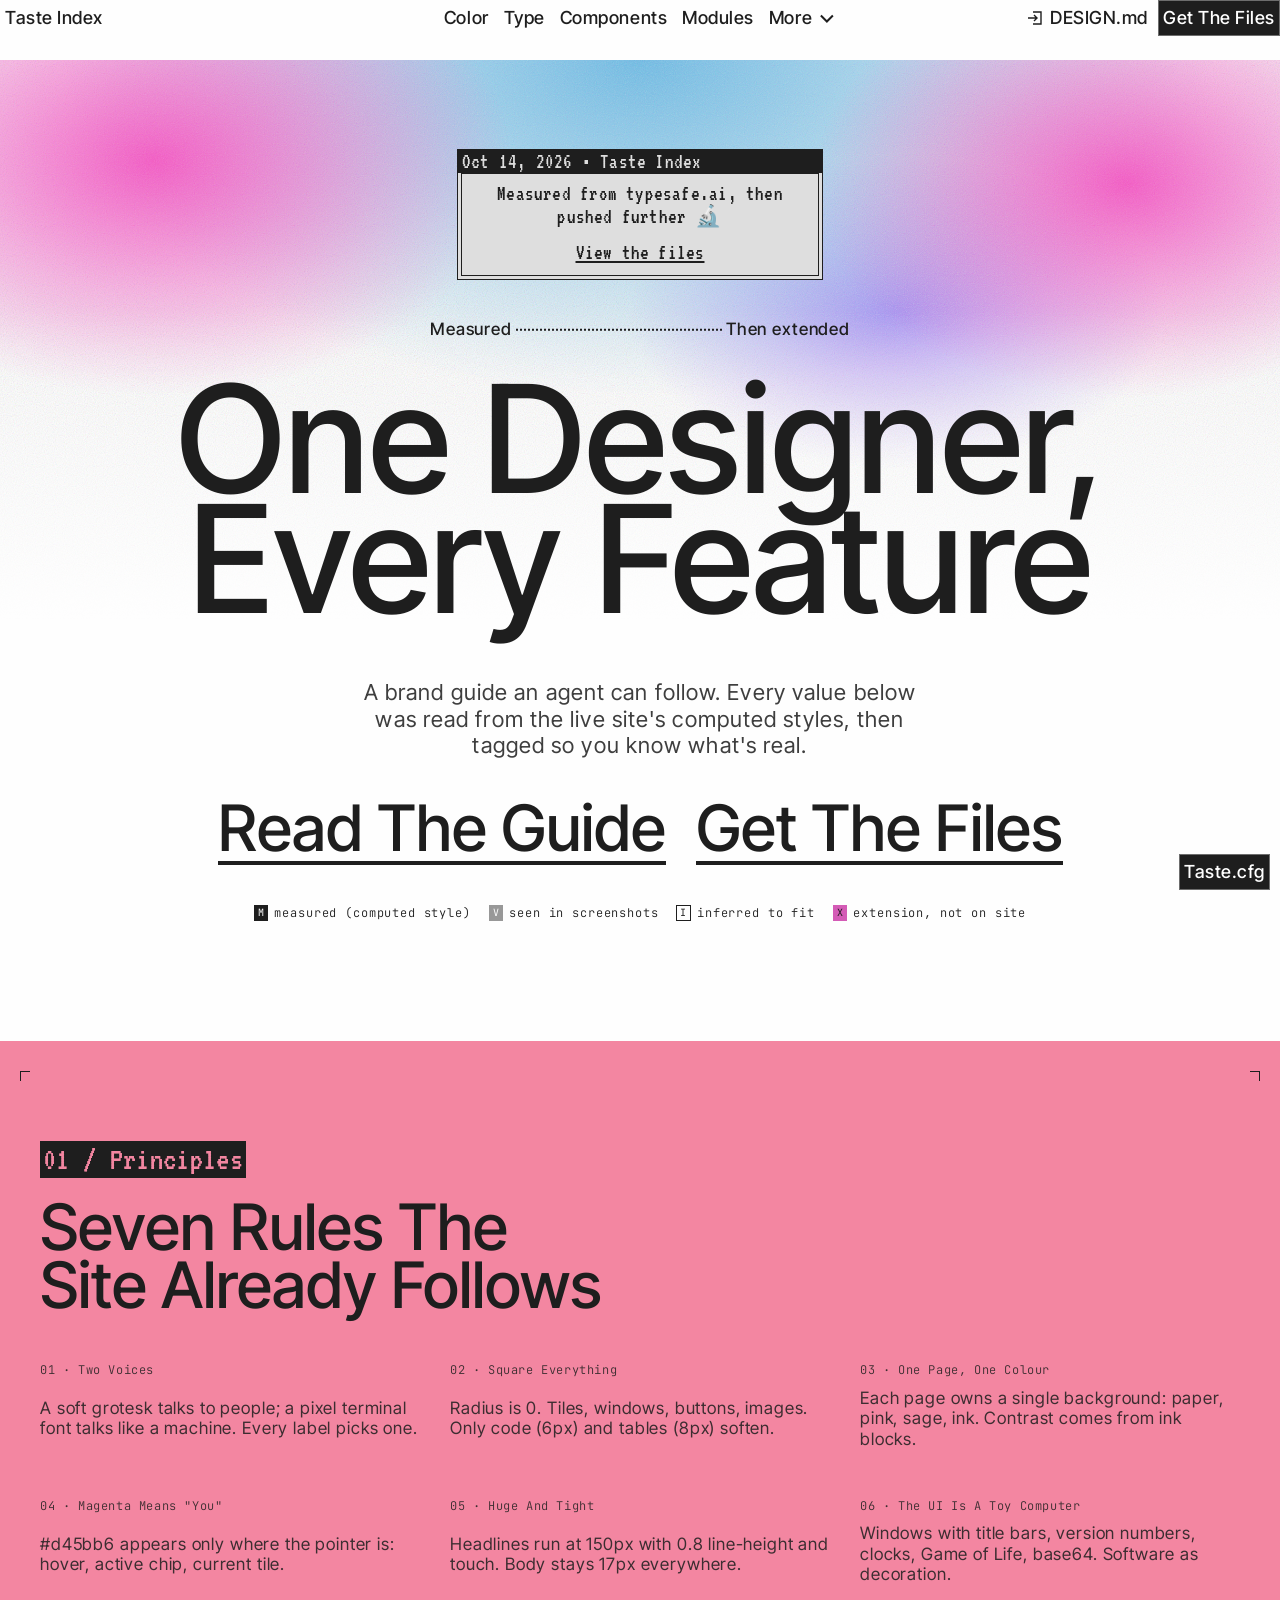
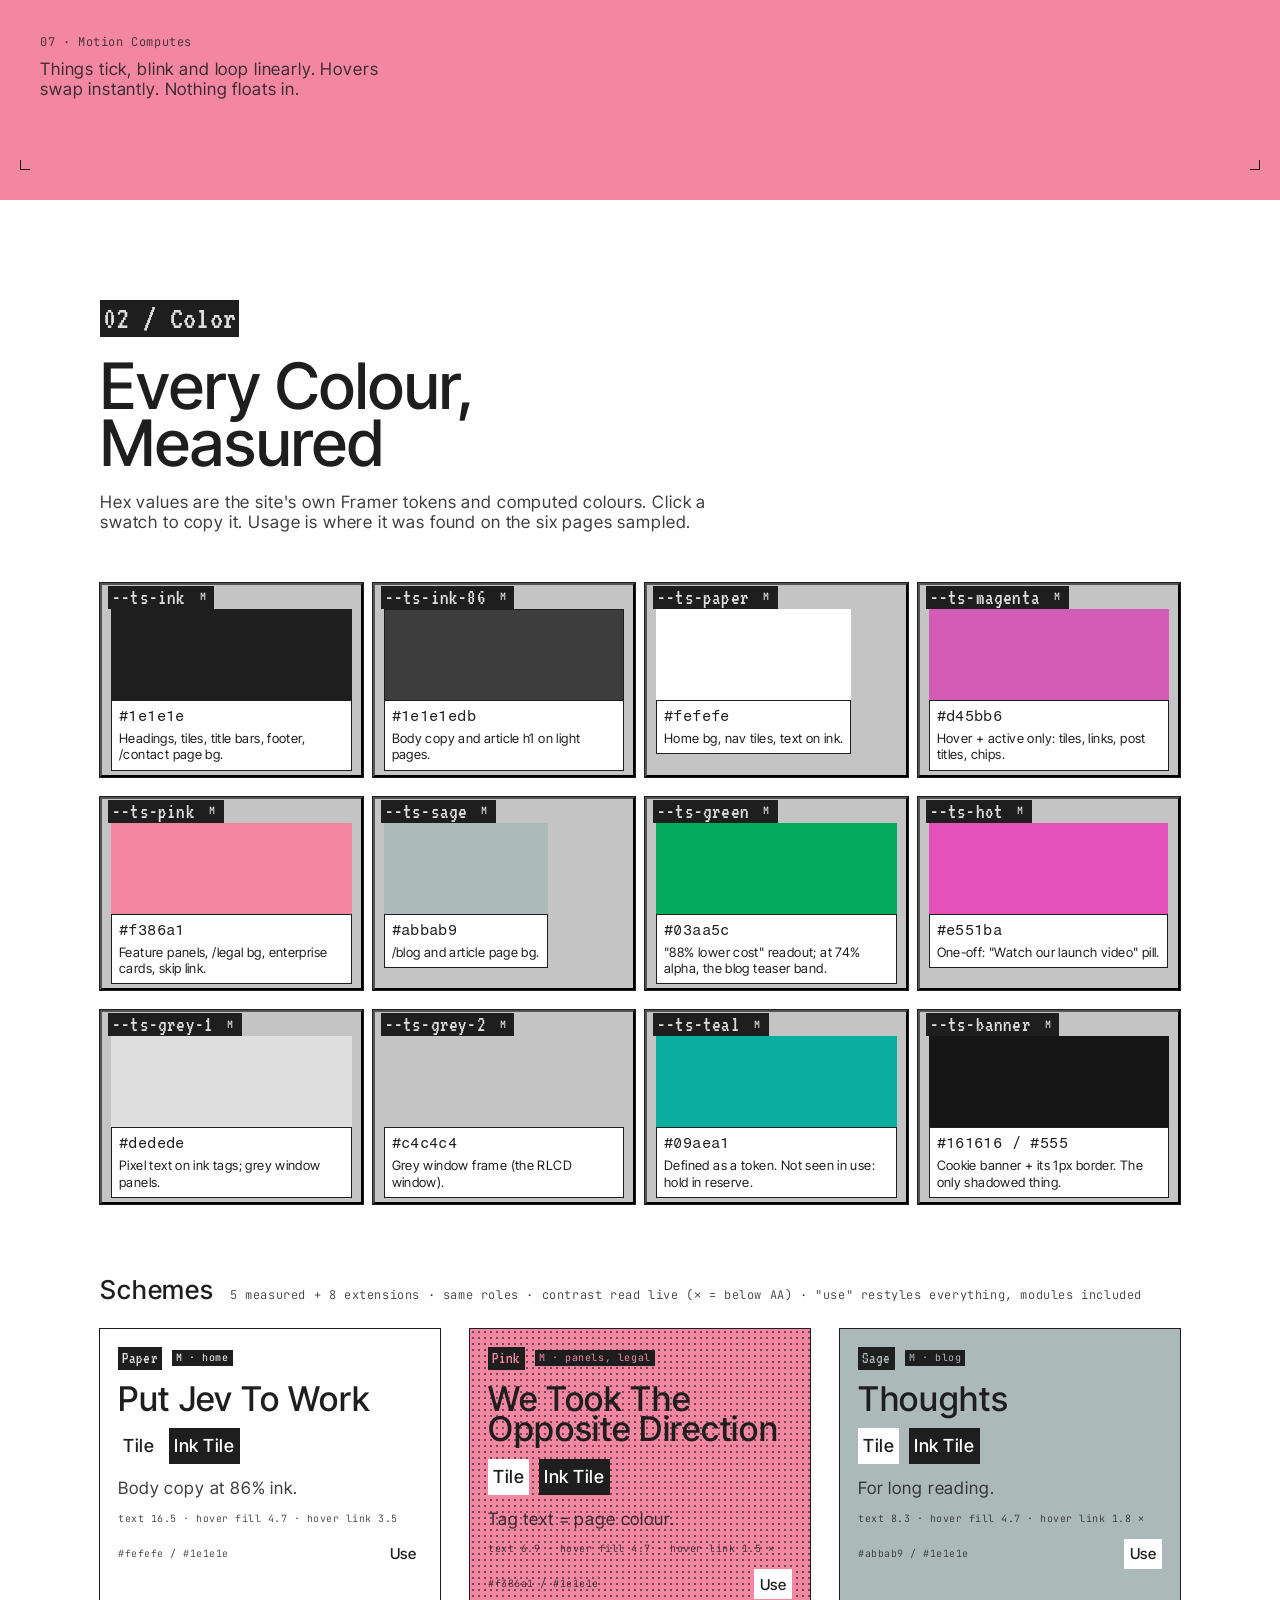
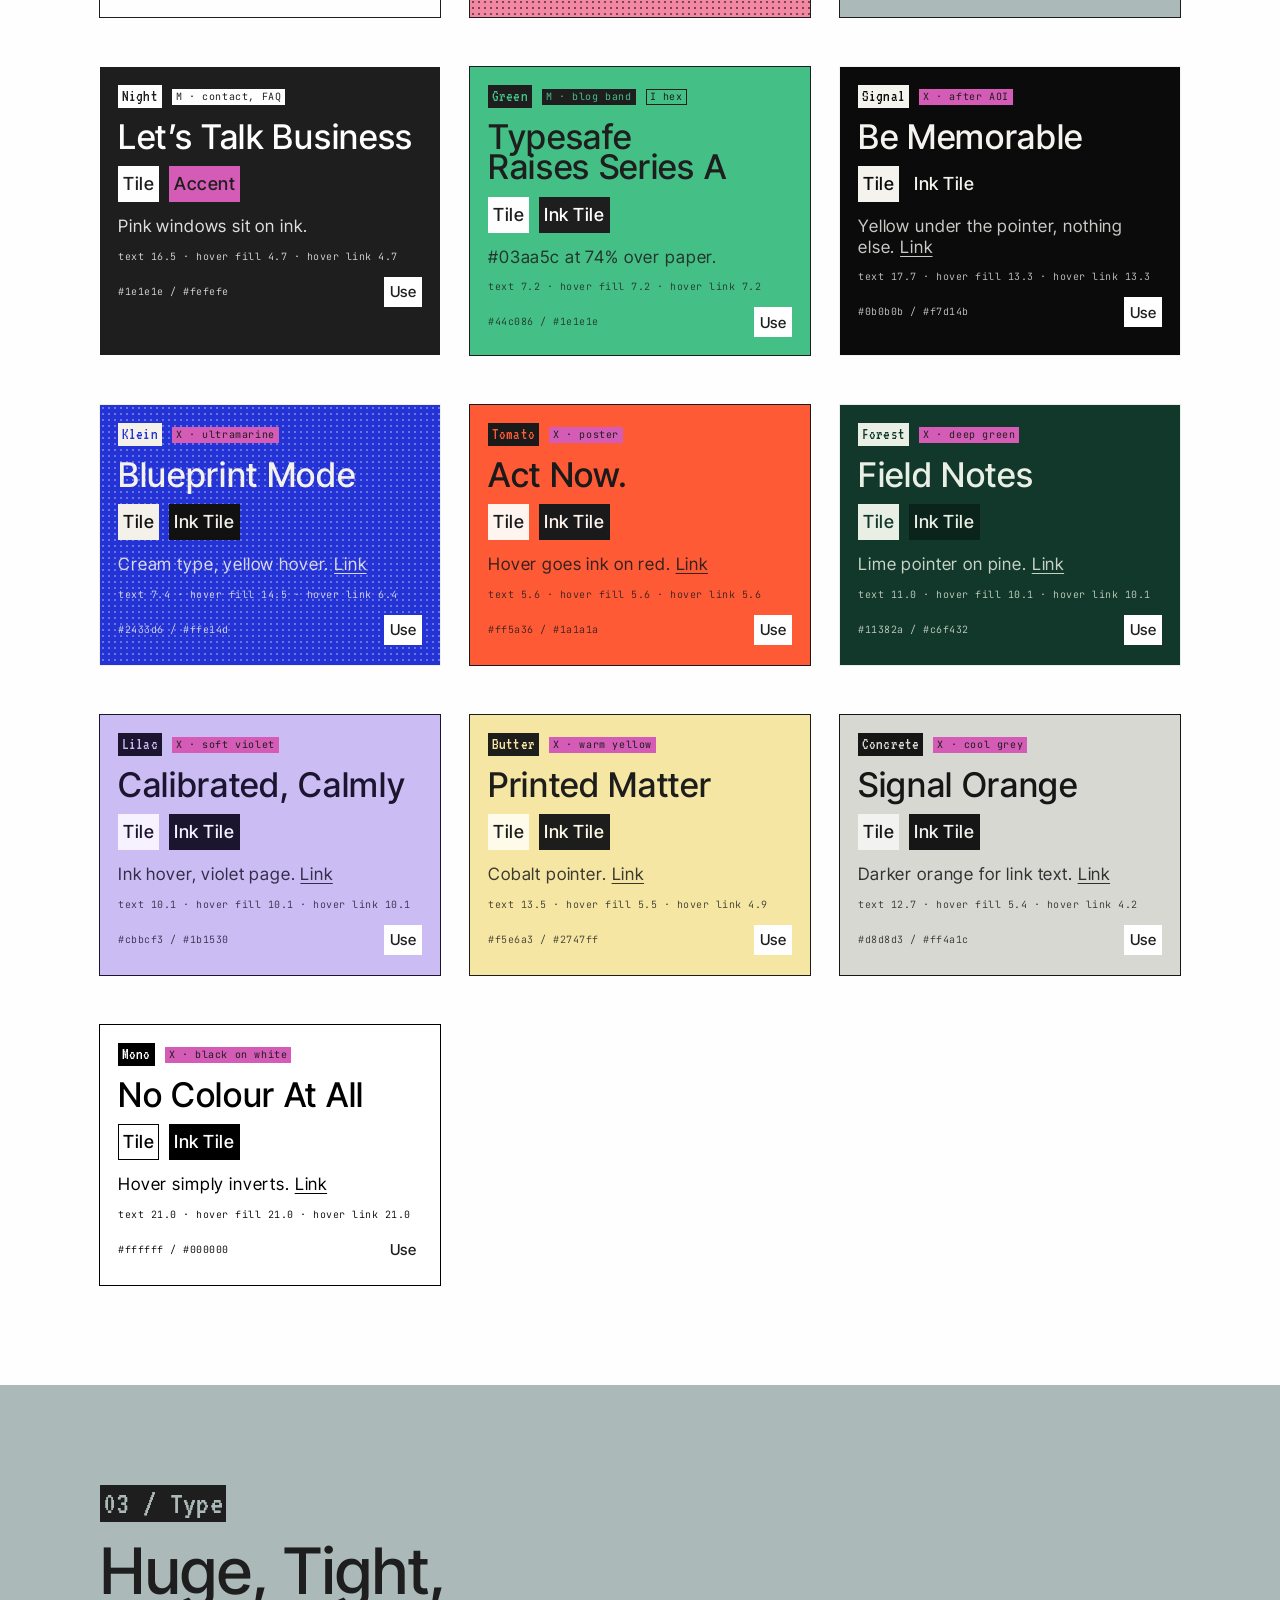
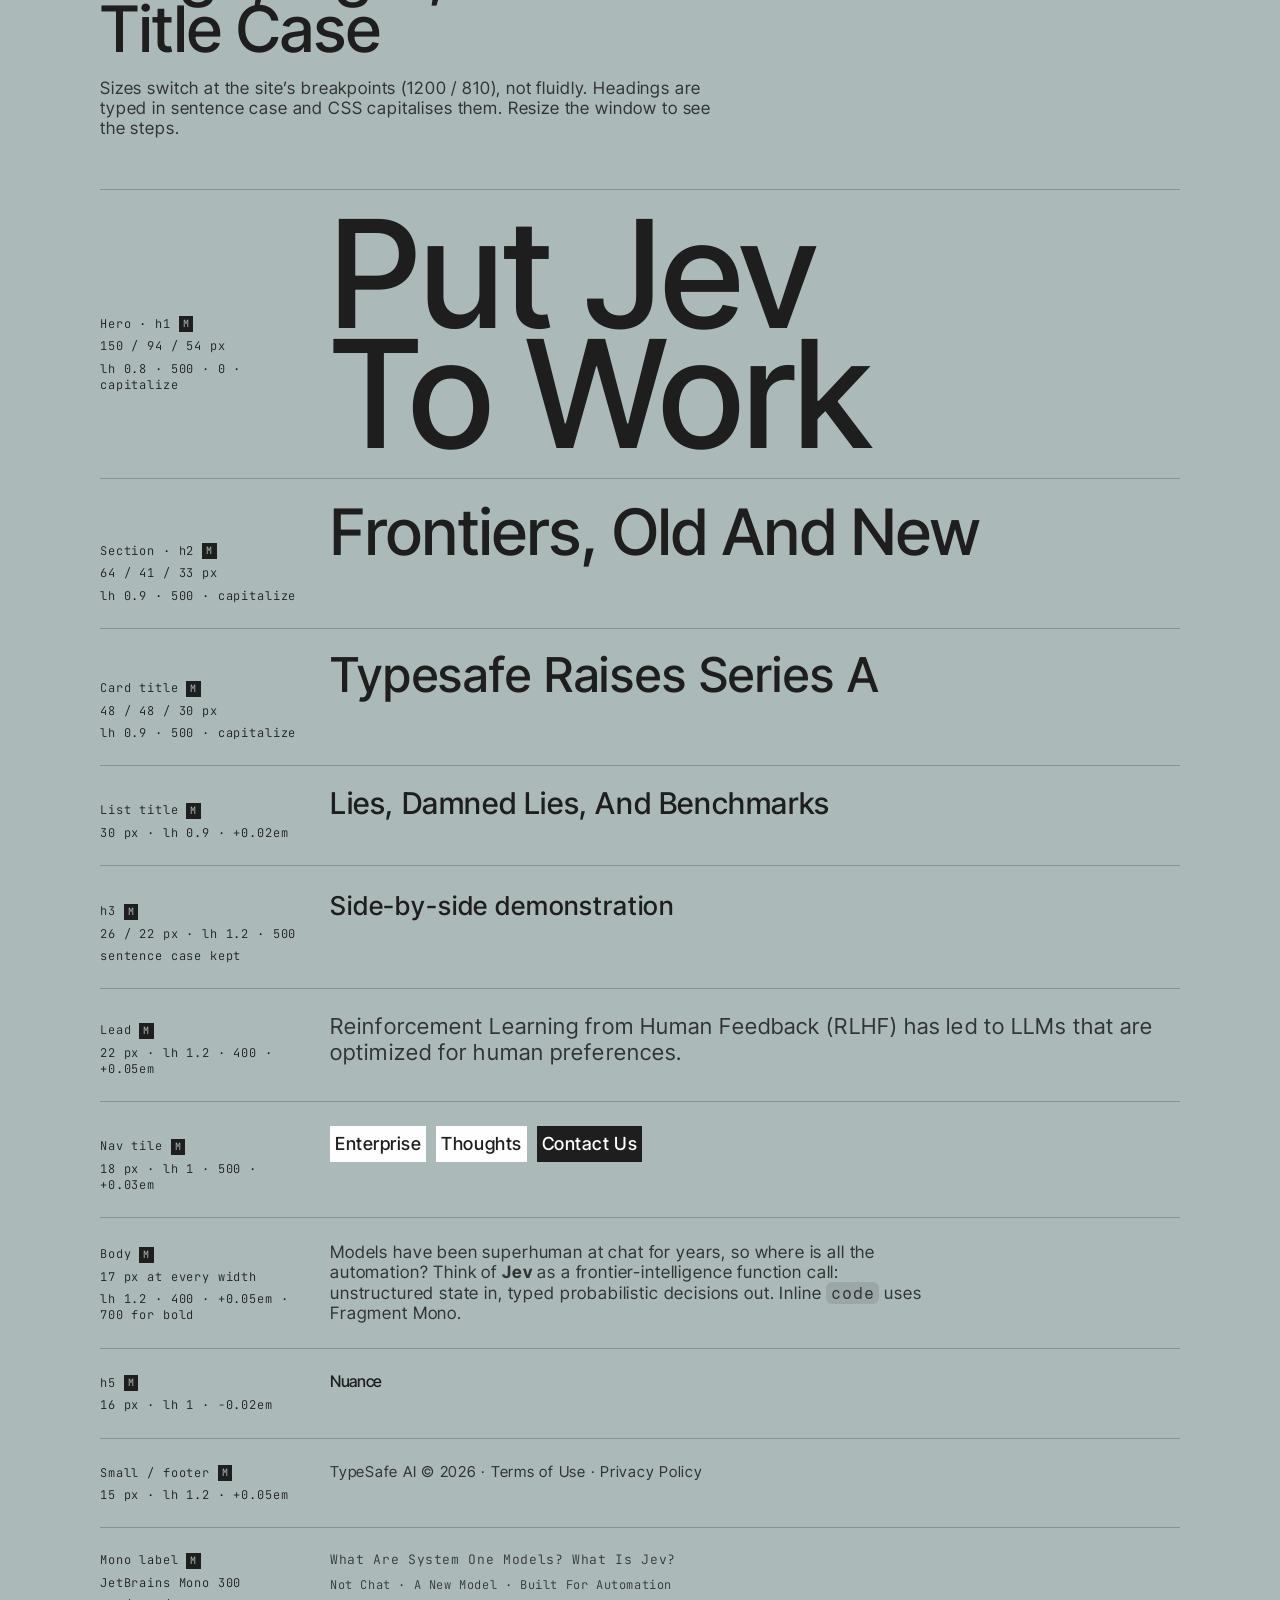
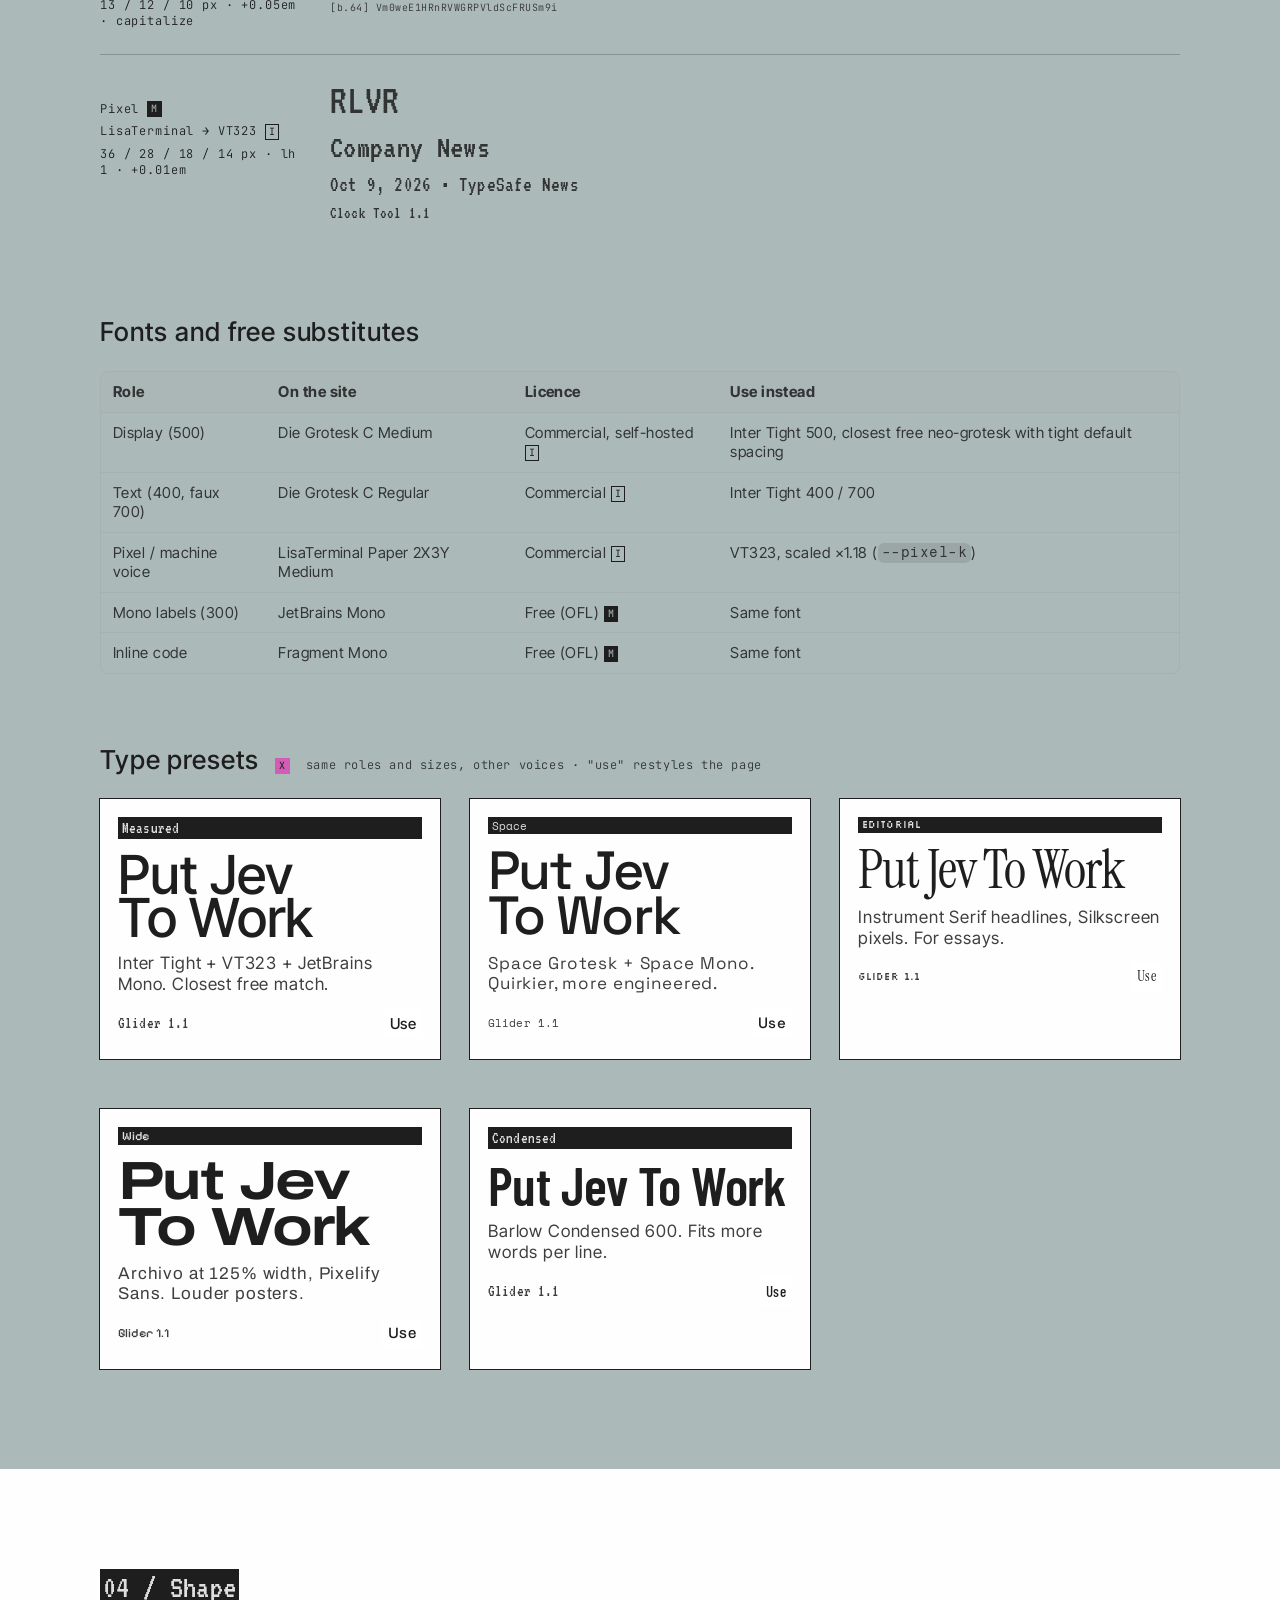
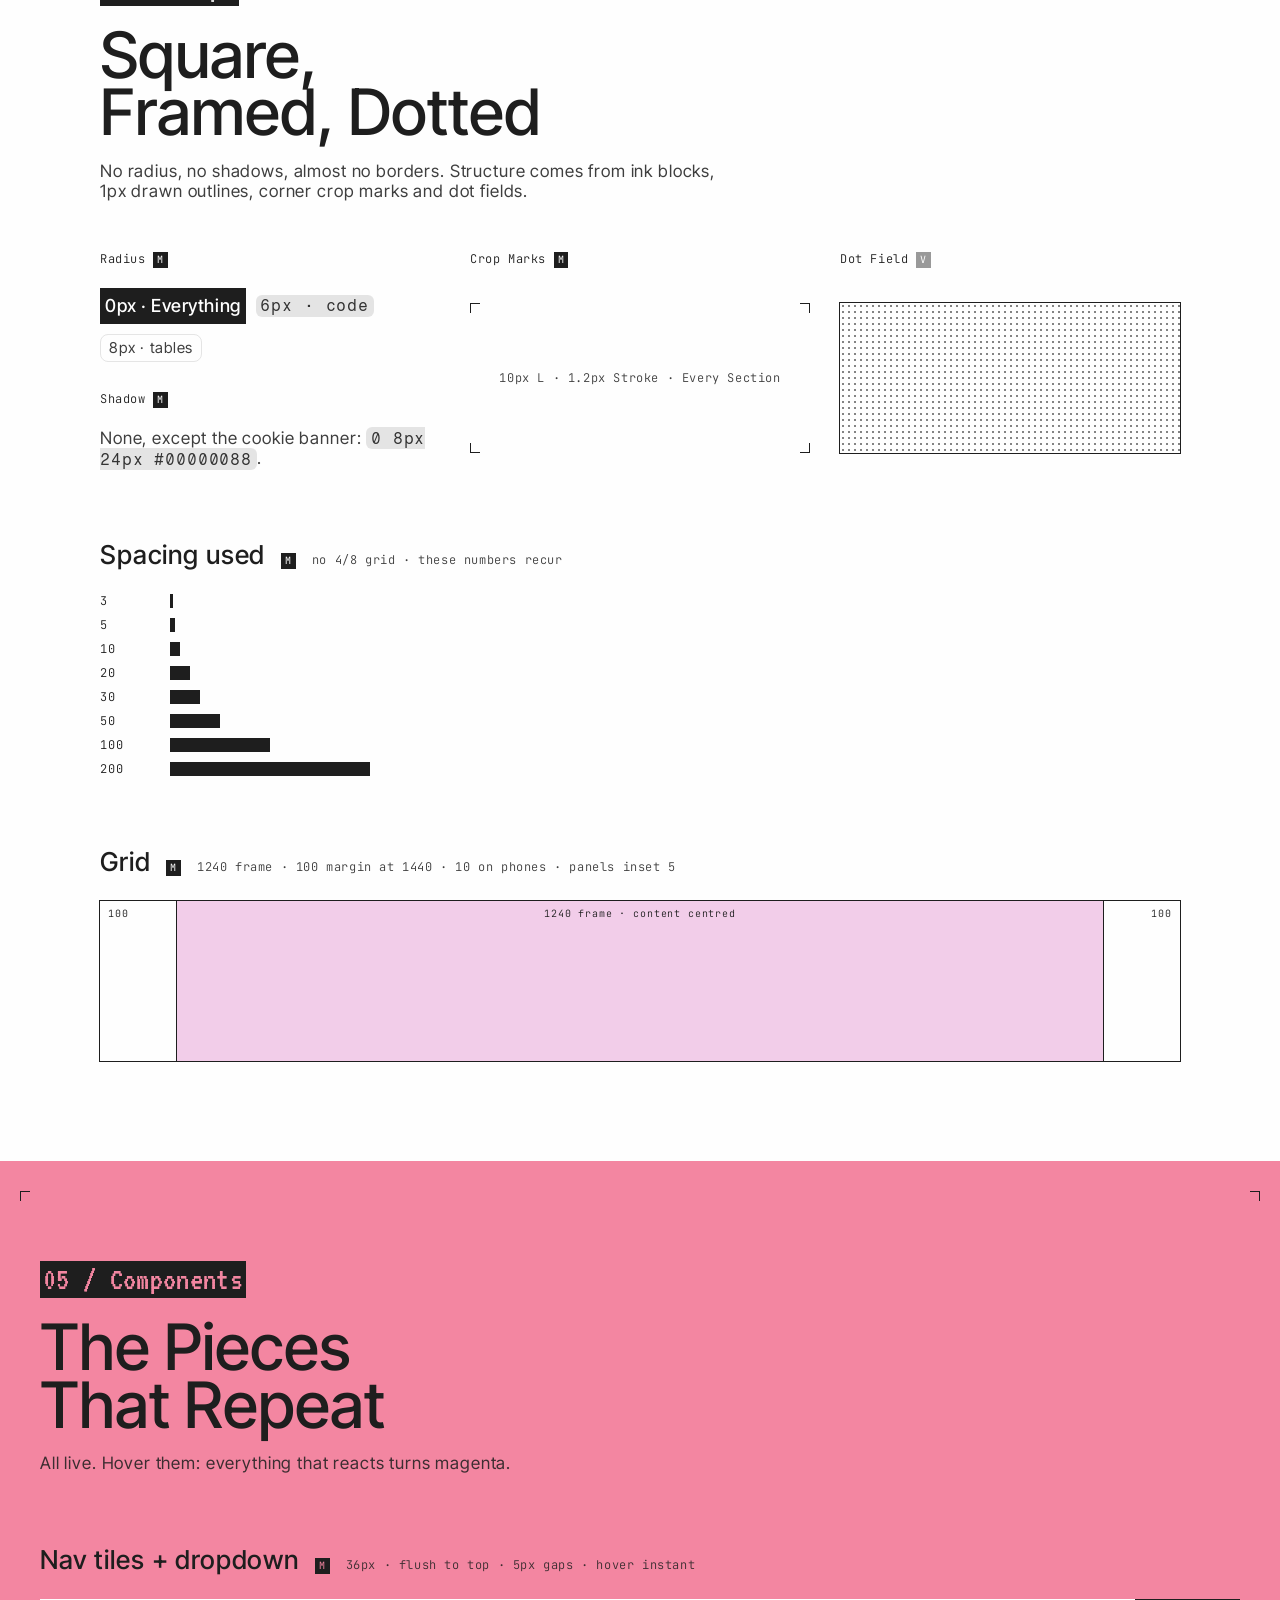
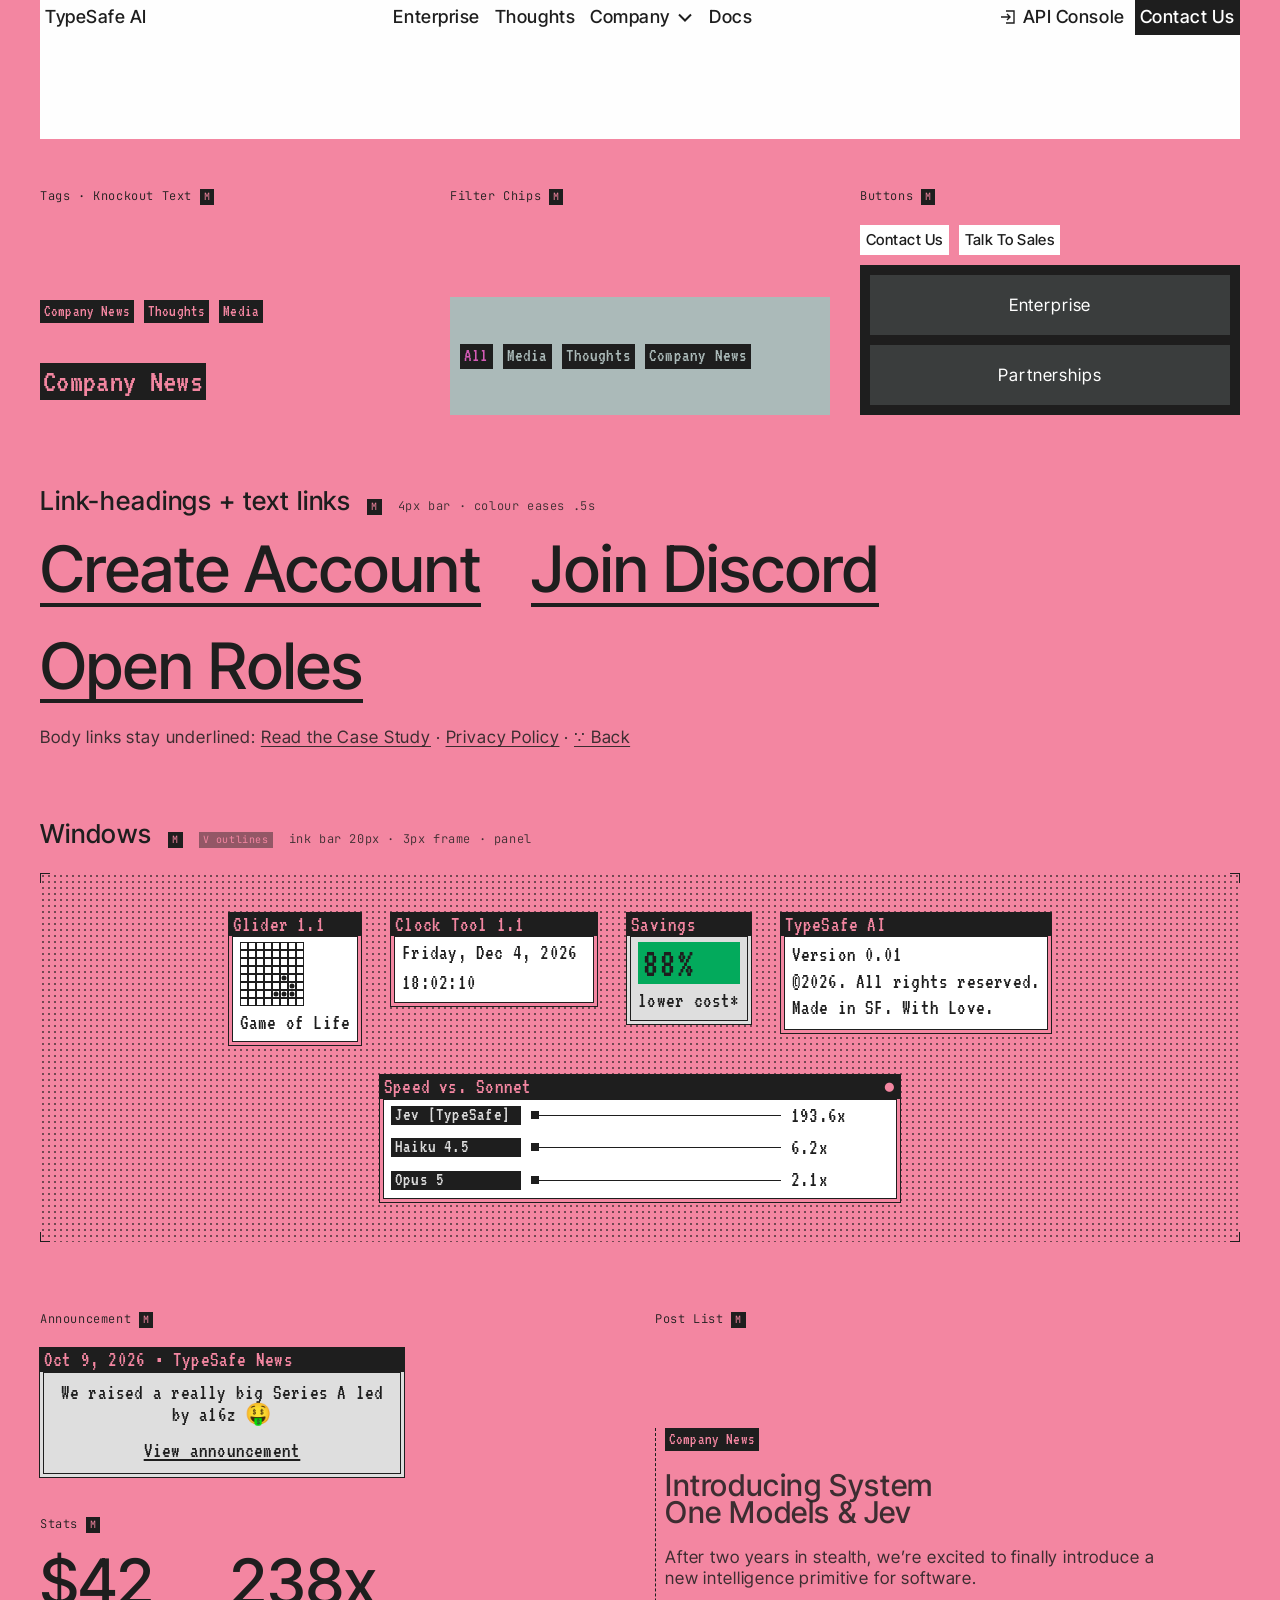
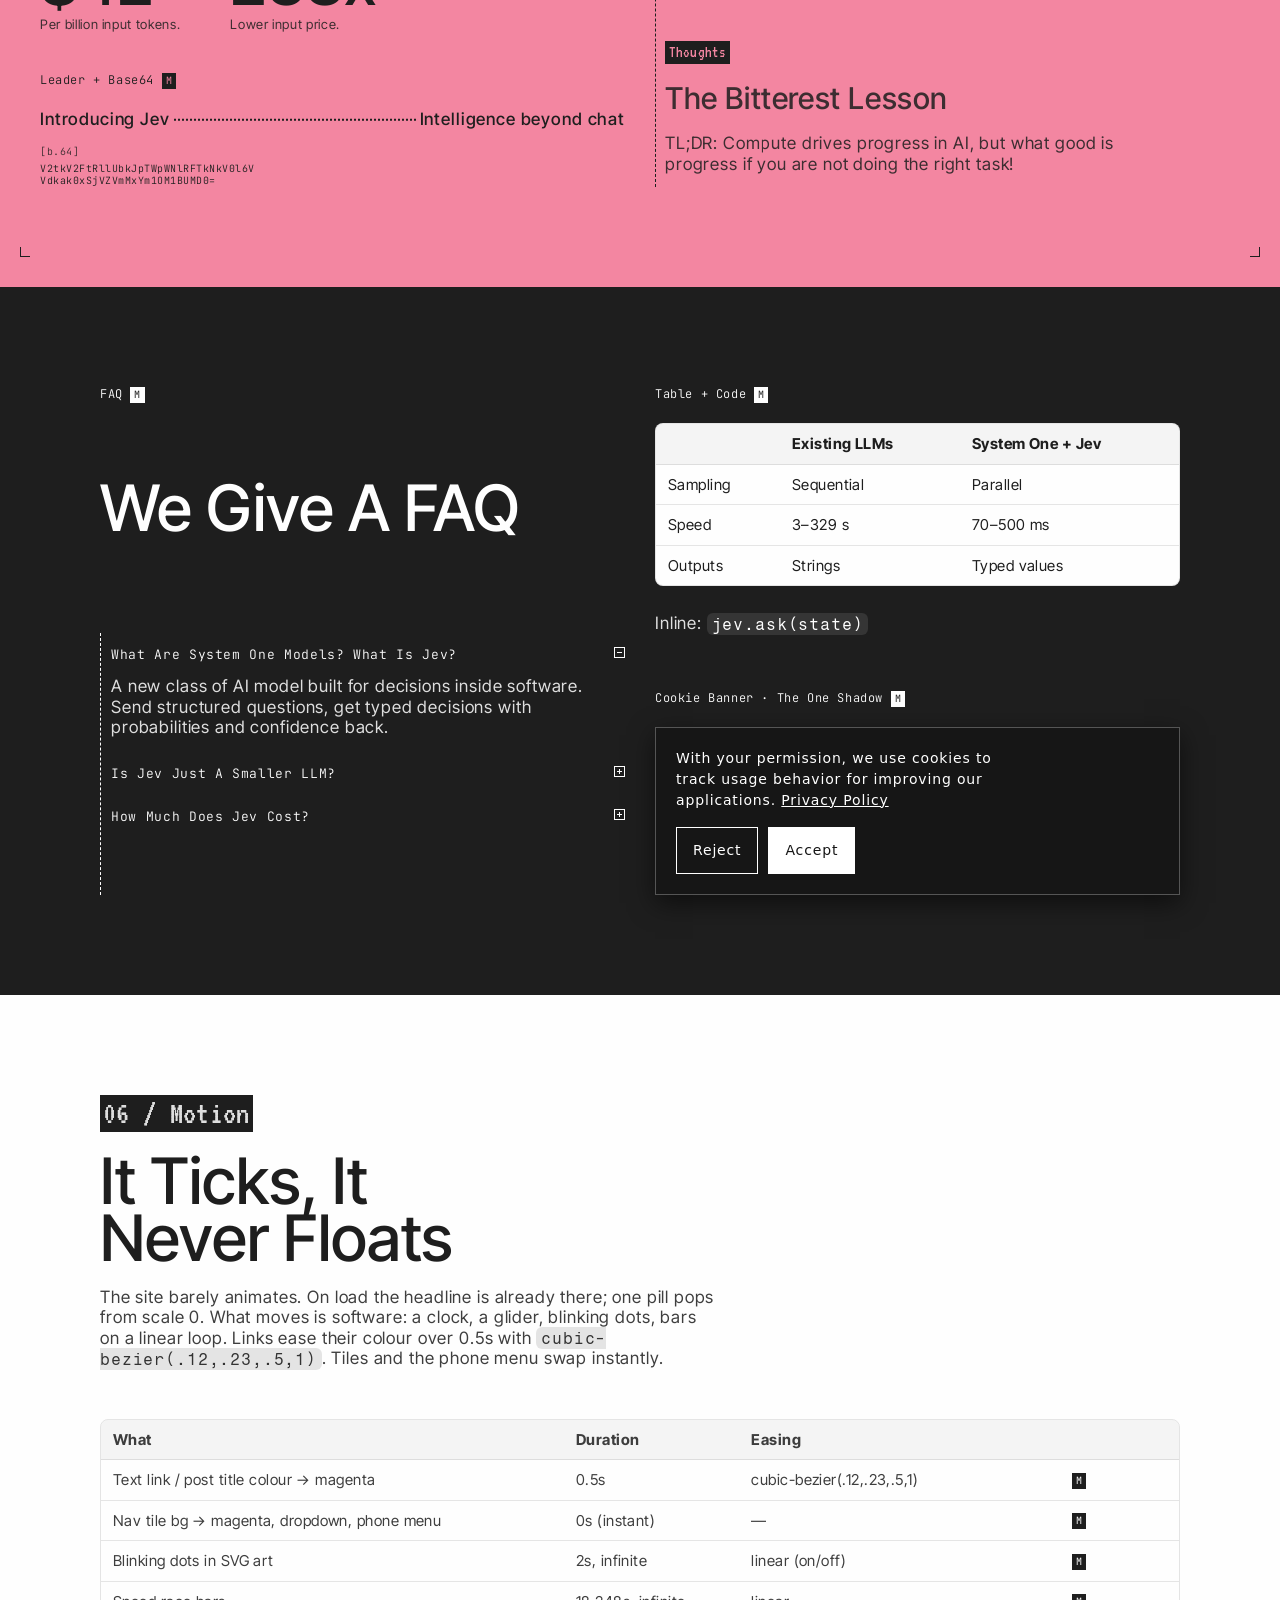
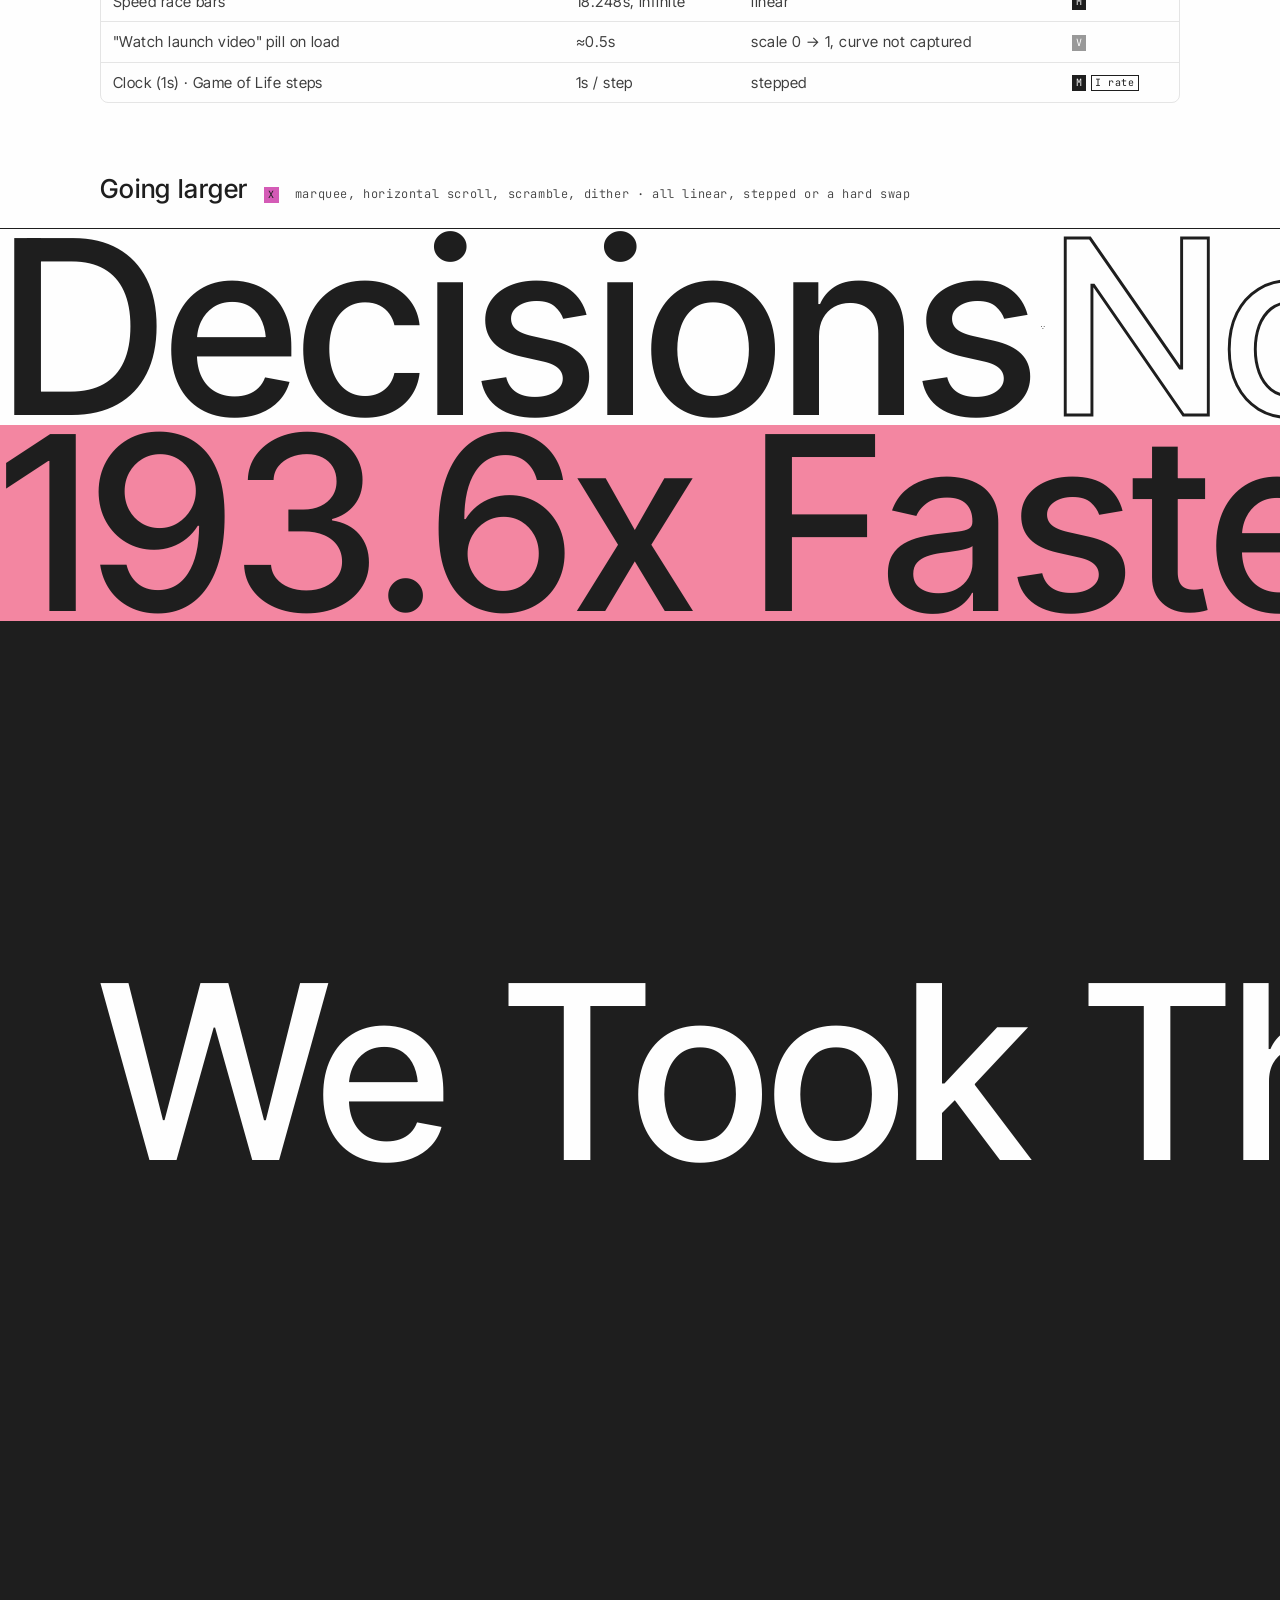
<file: index.html>
<!doctype html>
<html lang="en" data-scheme="paper" data-type="measured" data-motion="computed">
<head>
<meta charset="utf-8">
<meta name="viewport" content="width=device-width, initial-scale=1">
<title>Taste Index — after typesafe.ai</title>
<meta name="description" content="A brand guide an agent can follow: every swatch, type size, component and motion from typesafe.ai, measured, plus extensions to go larger.">
<link rel="stylesheet" href="brand.css">
<style>
  /* page-only layout; every value still comes from brand.css tokens */
  main { padding-top: 60px; }
  section { padding-block: 100px; }
  .sec-head { display: grid; gap: 20px; margin-bottom: 50px; }
  .sec-head .ts-h2 { max-width: 16ch; }
  .sec-head p { max-width: 62ch; margin: 0; }
  .cols { display: grid; gap: 50px 30px; grid-template-columns: repeat(auto-fit, minmax(min(100%, 280px), 1fr)); }
  .cols-2 { display: grid; gap: 50px 30px; grid-template-columns: repeat(auto-fit, minmax(min(100%, 420px), 1fr)); }
  .row { display: flex; flex-wrap: wrap; gap: 10px; align-items: center; }
  .stack { display: grid; gap: 10px; }
  .min0 { min-width: 0; }
  .muted { opacity: .7; }
  .sub { margin: 70px 0 24px; display: flex; flex-wrap: wrap; gap: 10px 16px; align-items: baseline; }
  .sub h3 { margin: 0; }
  .demo { padding: 30px 20px; min-width: 0; }
  .label { display: block; margin-bottom: 10px; color: var(--fg); }
  .sub .ts-mono-s, .legend span { text-transform: none; }

  /* M / V / I / X badges */
  .b { display: inline-block; font: 400 10px/1 var(--font-mono); letter-spacing: .06em; padding: 3px 4px; vertical-align: middle; white-space: nowrap; text-transform: none; }
  .b-M { background: var(--fg); color: var(--bg); }
  .b-V { background: color-mix(in srgb, var(--fg) 45%, transparent); color: var(--bg); }
  .b-I { box-shadow: inset 0 0 0 1px var(--fg); color: var(--fg); }
  .b-X { background: var(--ts-magenta); color: #1e1e1e; }

  /* hero */
  .hero { padding: 90px 0 120px; }
  .hero__inner { display: grid; justify-items: center; gap: 40px; text-align: center; }
  .hero__h { display: grid; grid-template-columns: 20px minmax(0, 1fr) 20px; gap: 10px; align-items: stretch; width: 100%; }
  .hero__h .ts-b64 { height: 100%; max-height: 520px; align-self: center; }
  .hero .ts-leader { width: min(420px, 100%); }
  .legend { display: flex; flex-wrap: wrap; gap: 8px 18px; justify-content: center; }
  .legend span { display: inline-flex; gap: 6px; align-items: center; font: 300 12px/1 var(--font-mono); color: var(--fg); }

  /* swatches */
  .sw-grid { display: grid; gap: 20px 10px; grid-template-columns: repeat(auto-fill, minmax(min(100%, 220px), 1fr)); }
  .sw { cursor: copy; width: 100%; text-align: left; }
  .sw .ts-window__panel { padding: 0; }
  .sw__chip { height: 92px; box-shadow: inset 0 -1px 0 var(--fg); }
  .sw__meta { padding: 8px; display: grid; gap: 6px; font: 400 13px/1.25 var(--font-text); letter-spacing: .03em; }
  .sw__hex { font: 400 15px/1 var(--font-code); }

  /* schemes + type presets */
  .scheme-card, .type-card { position: relative; padding: 18px; display: grid; gap: 14px; align-content: start; min-height: 260px; box-shadow: 0 0 0 1px var(--fg); min-width: 0; overflow: hidden; }
  .scheme-card .ts-h-list { font-size: 34px; }
  .type-card .ts-hero { font-size: clamp(40px, 4.2vw, 58px); overflow-wrap: anywhere; }
  .card-foot { display: flex; justify-content: space-between; align-items: center; gap: 10px; margin-top: auto; }

  /* type specimen */
  .spec { display: grid; grid-template-columns: 200px minmax(0, 1fr); gap: 10px 30px; padding: 24px 0; border-top: 1px solid color-mix(in srgb, var(--fg) 25%, transparent); align-items: baseline; }
  .spec > div:first-child { display: grid; gap: 6px; font: 300 12px/1.35 var(--font-mono); color: var(--fg); }
  .spec .sample { min-width: 0; overflow-wrap: anywhere; }
  @media (max-width: 809px) { .spec { grid-template-columns: 1fr; } }
  .subs { width: 100%; }

  /* shape */
  .sp-bar { display: grid; grid-template-columns: 60px minmax(0, 1fr); gap: 10px; align-items: center; font: 300 12px/1 var(--font-mono); color: var(--fg); }
  .sp-bar i { display: block; height: 14px; background: var(--fg); }
  .grid-demo { position: relative; height: 160px; box-shadow: 0 0 0 1px var(--fg); overflow: hidden; }
  .grid-demo__frame { position: absolute; inset: 0 7%; background: color-mix(in srgb, var(--ts-magenta) 30%, transparent); box-shadow: inset 1px 0 var(--fg), inset -1px 0 var(--fg); }
  .grid-demo span { position: absolute; top: 8px; font: 300 10px/1 var(--font-mono); color: var(--fg); }

  /* components */
  .nav-demo { position: relative; display: flex; justify-content: space-between; align-items: flex-start; gap: 10px; min-height: 140px; padding: 0; flex-wrap: wrap; }
  .nav-demo .ts-nav__group { flex-wrap: wrap; }
  .win-stage { position: relative; padding: 40px 20px; display: flex; flex-wrap: wrap; gap: 30px; align-items: flex-start; justify-content: center; }
  .race { display: grid; gap: 10px; width: min(460px, 100%); }
  .race__row { display: grid; grid-template-columns: 130px minmax(0, 1fr) 60px; gap: 10px; align-items: center; }
  .race__lane { position: relative; height: 1px; background: var(--fg); overflow: hidden; }
  .race__lane i { position: absolute; left: 0; top: -4px; width: 8px; height: 8px; background: var(--fg); }
  .race__lane { overflow-x: clip; overflow-y: visible; }
  .life-win .ts-window__panel { display: grid; gap: 6px; justify-items: start; }
  .post-list { display: grid; gap: 40px; max-width: 520px; }

  /* motion */
  .mq-wrap { border-block: 1px solid var(--fg); }
  .hs-item { flex: none; display: flex; align-items: center; gap: 40px; }
  .hs-item .ts-window { flex: none; }
  .spheres { position: relative; display: flex; flex-wrap: wrap; justify-content: center; align-items: end; gap: 20px; padding: 50px 20px; }
  .phones { display: grid; gap: 30px; grid-template-columns: repeat(auto-fit, minmax(min(100%, 280px), 1fr)); justify-items: center; }
  .phone { width: min(300px, 100%); height: 600px; position: relative; overflow: hidden; box-shadow: 0 0 0 1px var(--fg), 0 0 0 7px var(--bg), 0 0 0 8px var(--fg); background: var(--bg); }
  .phone .x-mm { height: 100%; }
  .phone__bar { display: flex; justify-content: space-between; align-items: flex-start; }
  .phone__bar .ts-nav__group { gap: 4px; }
  .phone .ts-tile { font-size: 16px; height: 32px; }
  .phone [data-mm-mode="tiles"] .x-mm__panel { top: 36px; }
  .phone [data-mm-mode="window"] .x-mm__panel { width: 64px; height: 32px; }
  .phone [data-mm-mode="window"].is-open .x-mm__panel { width: calc(100% - 10px); }
  .phone__body { padding: 60px 14px 0; text-align: center; display: grid; gap: 18px; justify-items: center; align-content: start; }
  .phone__body .ts-hero { font-size: 46px; }

  /* voice */
  .quote-list { display: grid; gap: 14px; margin: 0; padding: 0; list-style: none; }
  .quote-list li { padding-left: 10px; border-left: 1px dashed var(--rule); }
  .dd-grid { display: grid; gap: 10px; grid-template-columns: repeat(auto-fit, minmax(min(100%, 380px), 1fr)); }
  .dd-col { padding: 20px; box-shadow: 0 0 0 1px var(--fg); display: grid; gap: 14px; align-content: start; }
  .dd-col ul { margin: 0; padding-left: 18px; display: grid; gap: 10px; }

  /* files */
  pre.snip { margin: 0; padding: 14px; background: var(--ts-ink); color: var(--ts-paper); font: 400 13px/1.45 var(--font-code); overflow-x: auto; white-space: pre-wrap; word-break: break-word; }

  /* motion lab */
  .labs { display: grid; gap: 14px; grid-template-columns: repeat(auto-fill, minmax(min(100%, 290px), 1fr)); }
  .lab { width: 100%; }
  .lab__panel { min-height: 150px; display: grid; align-content: center; gap: 8px; font-family: var(--font-text); overflow: hidden; }
  .lab__run { appearance: none; border: 0; background: transparent; color: inherit; font: inherit; cursor: pointer; padding: 0; }
  .lab__run:hover { color: var(--accent); }
  .lab__meta { margin: 0; padding: 6px 4px 2px; font: 300 11px/1.3 var(--font-mono); letter-spacing: .04em; color: var(--win-fg); }
  .figs { display: grid; gap: 14px; grid-template-columns: repeat(auto-fill, minmax(min(100%, 260px), 1fr)); }
  .figs .ts-window { width: 100%; }

  /* module gallery */
  .gal { display: grid; grid-template-columns: 290px minmax(0, 1fr); gap: 24px; padding: 0 20px; max-width: 1680px; margin: 0 auto; }
  .gal__menu { position: sticky; top: 46px; align-self: start; max-height: calc(100vh - 60px); display: grid; grid-template-rows: auto minmax(0, 1fr); gap: 10px; }
  .gal__groups { display: flex; flex-wrap: wrap; gap: 4px; }
  .gal__list { list-style: none; margin: 0; padding: 0; overflow: auto; border-top: 1px solid var(--fg); scrollbar-width: thin; }
  .gal__list li[hidden] { display: none; }
  .gal__item { appearance: none; border: 0; background: none; width: 100%; display: grid; grid-template-columns: 3ch minmax(0, 1fr) auto; gap: 8px; align-items: baseline; text-align: left;
    padding: 8px 6px; border-bottom: 1px solid color-mix(in srgb, var(--fg) 20%, transparent); color: var(--fg); cursor: pointer; font: 400 15px/1.2 var(--font-text); letter-spacing: .02em; }
  .gal__item:hover, .gal__item[aria-current="true"] { background: var(--accent); color: var(--accent-fg); }
  .gal__n { font: 500 calc(14px * var(--pixel-k))/1 var(--font-pixel); }
  .gal__stage { display: grid; gap: 20px; min-width: 0; }
  .gal__meta { display: grid; gap: 12px; }
  .gal__meta p { margin: 0; max-width: 72ch; }
  .gal__title { display: flex; flex-wrap: wrap; gap: 10px 14px; align-items: center; }
  .gal__title h3 { margin: 0; }
  .gal__facts { display: flex; flex-wrap: wrap; gap: 8px 30px; margin: 0; }
  .gal__facts dd { margin: 2px 0 0; font: 400 14px/1.2 var(--font-text); color: var(--fg); }
  .gal__actions { display: flex; flex-wrap: wrap; gap: 4px; }
  .gal__actions .ts-tile { box-shadow: inset 0 0 0 1px var(--fg); }
  .gal__frames { display: grid; grid-template-columns: minmax(0, 1fr) 300px; gap: 24px; align-items: start; }
  .gal__frames figure { margin: 0; display: grid; gap: 8px; min-width: 0; }
  .gal__desk .ts-window { width: 100%; }
  .gal__desk .ts-window__body { padding: 0 3px 3px; }
  .gal__url { overflow: hidden; text-overflow: ellipsis; opacity: .8; }
  .gal__vp { position: relative; overflow: hidden; background: var(--ts-paper); }
  .gal__vp iframe { position: absolute; left: 0; top: 0; border: 0; transform-origin: 0 0; background: #fff; }
  .gal__phone .gal__vp { margin: 8px auto 0; box-shadow: 0 0 0 1px var(--fg), 0 0 0 7px var(--bg), 0 0 0 8px var(--fg); }
  .gal__phone figcaption, .gal__desk figcaption { text-align: center; color: var(--fg); }
  @media (max-width: 1199px) {
    .gal { grid-template-columns: 1fr; }
    .gal__menu { position: static; max-height: none; }
    .gal__list { display: flex; gap: 4px; overflow-x: auto; border: 0; padding-bottom: 6px; }
    .gal__list li { flex: none; }
    .gal__item { grid-template-columns: auto auto; box-shadow: inset 0 0 0 1px var(--fg); border: 0; white-space: nowrap; }
    .gal__item .b { display: none; }
  }
  @media (max-width: 809px) {
    .gal { padding: 0 10px; }
    .gal__frames { grid-template-columns: 1fr; }
    .gal__phone { order: -1; }
  }

  /* config dock */
  .cfg { position: fixed; right: 10px; bottom: 10px; z-index: 70; max-width: calc(100vw - 20px); }
  .cfg summary { list-style: none; display: flex; justify-content: flex-end; }
  .cfg summary::-webkit-details-marker { display: none; }
  .cfg .ts-window { position: absolute; right: 0; bottom: calc(var(--tile-h) + 6px); width: min(360px, calc(100vw - 20px)); }
  .cfg .ts-window__panel { display: grid; gap: 12px; font-family: var(--font-text); font-size: 14px; }
  .cfg .row { gap: 4px; }
  .cfg .ts-mono-s { color: var(--win-fg); }
  .cfg[open] summary .ts-tile { background: var(--accent); color: var(--accent-fg); }
  body:has(.ts-nav .x-mm.is-open) .cfg { display: none; }
</style>
</head>
<body>

<a class="ts-tile ts-tile--accent" href="#main" style="position:absolute;left:-999px;top:0" onfocus="this.style.left='0'" onblur="this.style.left='-999px'">Skip to main content</a>

<!-- NAV [M]: tiles flush to the top edge; phone menu mode is switchable [M tiles / X iris, window] -->
<header class="ts-nav" aria-label="Site">
  <div class="ts-nav__group">
    <a class="ts-tile" href="#top">Taste Index</a>
  </div>
  <nav class="ts-nav__group ts-nav__center" aria-label="Sections">
    <a class="ts-tile" href="#color">Color</a>
    <a class="ts-tile" href="#type">Type</a>
    <a class="ts-tile" href="#components">Components</a>
    <a class="ts-tile" href="#modules">Modules</a>
    <div class="ts-dd">
      <button class="ts-tile" data-dd-toggle aria-expanded="false">More
        <svg class="ts-dd__chev" viewBox="0 0 18 18" aria-hidden="true"><path d="M3 6.5l6 6 6-6" fill="none" stroke="currentColor" stroke-width="2"/></svg>
      </button>
      <div class="ts-dd__menu">
        <a class="ts-tile" href="#shape">Shape</a>
        <a class="ts-tile" href="#motion">Motion</a>
        <a class="ts-tile" href="#index-menu">Index</a>
        <a class="ts-tile" href="#voice">Voice</a>
        <a class="ts-tile" href="#template">Template</a>
      </div>
    </div>
  </nav>
  <div class="ts-nav__group x-mm" data-mm-root data-mm-mode="tiles">
    <a class="ts-tile ts-hide-phone" href="DESIGN.md">
      <svg viewBox="0 0 18 18" aria-hidden="true"><path d="M7 3h8v12H7M2 9h9m-3-3l3 3-3 3" fill="none" stroke="currentColor" stroke-width="1.4"/></svg><span class="ts-nocap">DESIGN.md</span></a>
    <a class="ts-tile ts-tile--ink ts-hide-phone" href="#files">Get The Files</a>
    <button class="ts-tile ts-tile--ink ts-menu-btn" data-mm-toggle aria-expanded="false" aria-controls="mm-main"><span data-mm-label>Menu</span></button>
    <nav class="x-mm__panel" id="mm-main" aria-label="Menu" data-title="Menu.app 1.0">
      <a class="ts-tile" href="#color">Color</a>
      <a class="ts-tile" href="#type">Type</a>
      <a class="ts-tile" href="#shape">Shape</a>
      <a class="ts-tile" href="#components">Components</a>
      <a class="ts-tile" href="#motion">Motion</a>
      <a class="ts-tile" href="#modules">Modules</a>
      <a class="ts-tile" href="#voice">Voice</a>
      <a class="ts-tile" href="#files">Get The Files</a>
    </nav>
  </div>
</header>

<main id="main">

<!-- HERO [M]: cloud top, announcement window, leader line, centred 150px title-case h1, base64 rails -->
<section class="hero ts-cloud" id="top">
  <div class="ts-wrap hero__inner">
    <a class="ts-window ts-window--grey ts-announce" href="#files" style="text-decoration:none">
      <span class="ts-window__bar"><span>Oct 14, 2026 • Taste Index</span></span>
      <span class="ts-window__body"><span class="ts-window__panel">
        <span>Measured from typesafe.ai, then pushed further 🔬</span>
        <span style="text-decoration:underline">View the files</span>
      </span></span>
    </a>
    <p class="ts-leader" style="margin:0">Measured <i></i> Then extended</p>
    <div class="hero__h">
      <p class="ts-b64" data-b64="one designer, every feature" aria-hidden="true"></p>
      <h1 class="ts-hero" data-fx="waterfall">one designer, every feature</h1>
      <p class="ts-b64" data-b64="taste index after typesafe.ai" aria-hidden="true"></p>
    </div>
    <p class="ts-lead" style="max-width:44ch;margin:0">A brand guide an agent can follow. Every value below was read from the live site's computed styles, then tagged so you know what's real.</p>
    <div class="row" style="justify-content:center;gap:30px">
      <a class="ts-link-xl" href="DESIGN.md">Read The Guide</a>
      <a class="ts-link-xl" href="#files">Get The Files</a>
    </div>
    <div class="legend" aria-label="Legend">
      <span><b class="b b-M">M</b> measured (computed style)</span>
      <span><b class="b b-V">V</b> seen in screenshots</span>
      <span><b class="b b-I">I</b> inferred to fit</span>
      <span><b class="b b-X">X</b> extension, not on site</span>
    </div>
  </div>
</section>

<!-- 01 PRINCIPLES -->
<section data-scheme="pink" class="ts-panel" id="principles" style="padding-block:30px">
  <div class="ts-panel__frame ts-crop" style="padding:70px 20px" data-scheme="pink">
    <div class="sec-head">
      <span><span class="ts-tag ts-tag--l">01 / Principles</span></span>
      <h2 class="ts-h2">seven rules the site already follows</h2>
    </div>
    <div class="cols">
      <div class="stack"><span class="ts-mono-s">01 · two voices</span><p class="ts-body" style="margin:0">A soft grotesk talks to people; a pixel terminal font talks like a machine. Every label picks one.</p></div>
      <div class="stack"><span class="ts-mono-s">02 · square everything</span><p class="ts-body" style="margin:0">Radius is 0. Tiles, windows, buttons, images. Only code (6px) and tables (8px) soften.</p></div>
      <div class="stack"><span class="ts-mono-s">03 · one page, one colour</span><p class="ts-body" style="margin:0">Each page owns a single background: paper, pink, sage, ink. Contrast comes from ink blocks.</p></div>
      <div class="stack"><span class="ts-mono-s">04 · magenta means "you"</span><p class="ts-body" style="margin:0">#d45bb6 appears only where the pointer is: hover, active chip, current tile.</p></div>
      <div class="stack"><span class="ts-mono-s">05 · huge and tight</span><p class="ts-body" style="margin:0">Headlines run at 150px with 0.8 line-height and touch. Body stays 17px everywhere.</p></div>
      <div class="stack"><span class="ts-mono-s">06 · the UI is a toy computer</span><p class="ts-body" style="margin:0">Windows with title bars, version numbers, clocks, Game of Life, base64. Software as decoration.</p></div>
      <div class="stack"><span class="ts-mono-s">07 · motion computes</span><p class="ts-body" style="margin:0">Things tick, blink and loop linearly. Hovers swap instantly. Nothing floats in.</p></div>
    </div>
  </div>
</section>

<!-- 02 COLOR -->
<section id="color">
  <div class="ts-wrap">
    <div class="sec-head">
      <span><span class="ts-tag ts-tag--l">02 / Color</span></span>
      <h2 class="ts-h2">every colour, measured</h2>
      <p class="ts-body">Hex values are the site's own Framer tokens and computed colours. Click a swatch to copy it. Usage is where it was found on the six pages sampled.</p>
    </div>

    <div class="sw-grid">
      <button class="ts-window sw" data-copy="#1e1e1e"><span class="ts-window__bar">--ts-ink <b class="b b-M">M</b></span><span class="ts-window__body"><span class="ts-window__panel"><span class="sw__chip" style="display:block;background:#1e1e1e"></span><span class="sw__meta"><span class="sw__hex">#1e1e1e</span>Headings, tiles, title bars, footer, /contact page bg.</span></span></span></button>
      <button class="ts-window sw" data-copy="#1e1e1edb"><span class="ts-window__bar">--ts-ink-86 <b class="b b-M">M</b></span><span class="ts-window__body"><span class="ts-window__panel"><span class="sw__chip" style="display:block;background:#1e1e1edb"></span><span class="sw__meta"><span class="sw__hex">#1e1e1edb</span>Body copy and article h1 on light pages.</span></span></span></button>
      <button class="ts-window sw" data-copy="#fefefe"><span class="ts-window__bar">--ts-paper <b class="b b-M">M</b></span><span class="ts-window__body"><span class="ts-window__panel"><span class="sw__chip" style="display:block;background:#fefefe"></span><span class="sw__meta"><span class="sw__hex">#fefefe</span>Home bg, nav tiles, text on ink.</span></span></span></button>
      <button class="ts-window sw" data-copy="#d45bb6"><span class="ts-window__bar">--ts-magenta <b class="b b-M">M</b></span><span class="ts-window__body"><span class="ts-window__panel"><span class="sw__chip" style="display:block;background:#d45bb6"></span><span class="sw__meta"><span class="sw__hex">#d45bb6</span>Hover + active only: tiles, links, post titles, chips.</span></span></span></button>
      <button class="ts-window sw" data-copy="#f386a1"><span class="ts-window__bar">--ts-pink <b class="b b-M">M</b></span><span class="ts-window__body"><span class="ts-window__panel"><span class="sw__chip" style="display:block;background:#f386a1"></span><span class="sw__meta"><span class="sw__hex">#f386a1</span>Feature panels, /legal bg, enterprise cards, skip link.</span></span></span></button>
      <button class="ts-window sw" data-copy="#abbab9"><span class="ts-window__bar">--ts-sage <b class="b b-M">M</b></span><span class="ts-window__body"><span class="ts-window__panel"><span class="sw__chip" style="display:block;background:#abbab9"></span><span class="sw__meta"><span class="sw__hex">#abbab9</span>/blog and article page bg.</span></span></span></button>
      <button class="ts-window sw" data-copy="#03aa5c"><span class="ts-window__bar">--ts-green <b class="b b-M">M</b></span><span class="ts-window__body"><span class="ts-window__panel"><span class="sw__chip" style="display:block;background:#03aa5c"></span><span class="sw__meta"><span class="sw__hex">#03aa5c</span>"88% lower cost" readout; at 74% alpha, the blog teaser band.</span></span></span></button>
      <button class="ts-window sw" data-copy="#e551ba"><span class="ts-window__bar">--ts-hot <b class="b b-M">M</b></span><span class="ts-window__body"><span class="ts-window__panel"><span class="sw__chip" style="display:block;background:#e551ba"></span><span class="sw__meta"><span class="sw__hex">#e551ba</span>One-off: "Watch our launch video" pill.</span></span></span></button>
      <button class="ts-window sw" data-copy="#dedede"><span class="ts-window__bar">--ts-grey-1 <b class="b b-M">M</b></span><span class="ts-window__body"><span class="ts-window__panel"><span class="sw__chip" style="display:block;background:#dedede"></span><span class="sw__meta"><span class="sw__hex">#dedede</span>Pixel text on ink tags; grey window panels.</span></span></span></button>
      <button class="ts-window sw" data-copy="#c4c4c4"><span class="ts-window__bar">--ts-grey-2 <b class="b b-M">M</b></span><span class="ts-window__body"><span class="ts-window__panel"><span class="sw__chip" style="display:block;background:#c4c4c4"></span><span class="sw__meta"><span class="sw__hex">#c4c4c4</span>Grey window frame (the RLCD window).</span></span></span></button>
      <button class="ts-window sw" data-copy="#09aea1"><span class="ts-window__bar">--ts-teal <b class="b b-M">M</b></span><span class="ts-window__body"><span class="ts-window__panel"><span class="sw__chip" style="display:block;background:#09aea1"></span><span class="sw__meta"><span class="sw__hex">#09aea1</span>Defined as a token. Not seen in use: hold in reserve.</span></span></span></button>
      <button class="ts-window sw" data-copy="#161616"><span class="ts-window__bar">--ts-banner <b class="b b-M">M</b></span><span class="ts-window__body"><span class="ts-window__panel"><span class="sw__chip" style="display:block;background:#161616"></span><span class="sw__meta"><span class="sw__hex">#161616 / #555</span>Cookie banner + its 1px border. The only shadowed thing.</span></span></span></button>
    </div>

    <div class="sub"><h3 class="ts-h3">Schemes</h3><span class="ts-mono-s">5 measured + 8 extensions · same roles · contrast read live (✕ = below AA) · "use" restyles everything, modules included</span></div>
    <div class="cols">
      <div class="scheme-card" data-scheme="paper"><div class="row"><span class="ts-tag">Paper</span><b class="b b-M">M · home</b></div><p class="ts-h-list">put jev to work</p><div class="row"><a class="ts-tile" href="#color">Tile</a><a class="ts-tile ts-tile--ink" href="#color">Ink tile</a></div><p class="ts-body" style="margin:0">Body copy at 86% ink.</p><p class="ts-mono-xs" data-contrast style="margin:0"></p><div class="card-foot"><span class="ts-mono-xs">#fefefe / #1e1e1e</span><button class="ts-btn" data-scheme-set="paper">Use</button></div></div>
      <div class="scheme-card ts-dots" data-scheme="pink"><div class="row"><span class="ts-tag">Pink</span><b class="b b-M">M · panels, legal</b></div><p class="ts-h-list">we took the opposite direction</p><div class="row"><a class="ts-tile" href="#color">Tile</a><a class="ts-tile ts-tile--ink" href="#color">Ink tile</a></div><p class="ts-body" style="margin:0">Tag text = page colour.</p><p class="ts-mono-xs" data-contrast style="margin:0"></p><div class="card-foot"><span class="ts-mono-xs">#f386a1 / #1e1e1e</span><button class="ts-btn" data-scheme-set="pink">Use</button></div></div>
      <div class="scheme-card" data-scheme="sage"><div class="row"><span class="ts-tag">Sage</span><b class="b b-M">M · blog</b></div><p class="ts-h-list">thoughts</p><div class="row"><a class="ts-tile" href="#color">Tile</a><a class="ts-tile ts-tile--ink" href="#color">Ink tile</a></div><p class="ts-body" style="margin:0">For long reading.</p><p class="ts-mono-xs" data-contrast style="margin:0"></p><div class="card-foot"><span class="ts-mono-xs">#abbab9 / #1e1e1e</span><button class="ts-btn" data-scheme-set="sage">Use</button></div></div>
      <div class="scheme-card" data-scheme="night"><div class="row"><span class="ts-tag">Night</span><b class="b b-M">M · contact, FAQ</b></div><p class="ts-h-list">let’s talk business</p><div class="row"><a class="ts-tile" href="#color">Tile</a><a class="ts-tile ts-tile--accent" href="#color">Accent</a></div><p class="ts-body" style="margin:0">Pink windows sit on ink.</p><p class="ts-mono-xs" data-contrast style="margin:0"></p><div class="card-foot"><span class="ts-mono-xs">#1e1e1e / #fefefe</span><button class="ts-btn" data-scheme-set="night">Use</button></div></div>
      <div class="scheme-card" data-scheme="green"><div class="row"><span class="ts-tag">Green</span><b class="b b-M">M · blog band</b> <b class="b b-I">I hex</b></div><p class="ts-h-list">typesafe raises series a</p><div class="row"><a class="ts-tile" href="#color">Tile</a><a class="ts-tile ts-tile--ink" href="#color">Ink tile</a></div><p class="ts-body" style="margin:0">#03aa5c at 74% over paper.</p><p class="ts-mono-xs" data-contrast style="margin:0"></p><div class="card-foot"><span class="ts-mono-xs">#44c086 / #1e1e1e</span><button class="ts-btn" data-scheme-set="green">Use</button></div></div>
      <div class="scheme-card " data-scheme="signal"><div class="row"><span class="ts-tag">Signal</span><b class="b b-X">X · after AOI</b></div><p class="ts-h-list">be memorable</p><div class="row"><a class="ts-tile" href="#color">Tile</a><a class="ts-tile ts-tile--ink" href="#color">Ink tile</a></div><p class="ts-body" style="margin:0">Yellow under the pointer, nothing else. <a class="ts-link" href="#color">Link</a></p><p class="ts-mono-xs" data-contrast style="margin:0"></p><div class="card-foot"><span class="ts-mono-xs">#0b0b0b / #f7d14b</span><button class="ts-btn" data-scheme-set="signal">Use</button></div></div>
      <div class="scheme-card ts-dots" data-scheme="klein"><div class="row"><span class="ts-tag">Klein</span><b class="b b-X">X · ultramarine</b></div><p class="ts-h-list">blueprint mode</p><div class="row"><a class="ts-tile" href="#color">Tile</a><a class="ts-tile ts-tile--ink" href="#color">Ink tile</a></div><p class="ts-body" style="margin:0">Cream type, yellow hover. <a class="ts-link" href="#color">Link</a></p><p class="ts-mono-xs" data-contrast style="margin:0"></p><div class="card-foot"><span class="ts-mono-xs">#2433d6 / #ffe14d</span><button class="ts-btn" data-scheme-set="klein">Use</button></div></div>
      <div class="scheme-card " data-scheme="tomato"><div class="row"><span class="ts-tag">Tomato</span><b class="b b-X">X · poster</b></div><p class="ts-h-list">act now.</p><div class="row"><a class="ts-tile" href="#color">Tile</a><a class="ts-tile ts-tile--ink" href="#color">Ink tile</a></div><p class="ts-body" style="margin:0">Hover goes ink on red. <a class="ts-link" href="#color">Link</a></p><p class="ts-mono-xs" data-contrast style="margin:0"></p><div class="card-foot"><span class="ts-mono-xs">#ff5a36 / #1a1a1a</span><button class="ts-btn" data-scheme-set="tomato">Use</button></div></div>
      <div class="scheme-card " data-scheme="forest"><div class="row"><span class="ts-tag">Forest</span><b class="b b-X">X · deep green</b></div><p class="ts-h-list">field notes</p><div class="row"><a class="ts-tile" href="#color">Tile</a><a class="ts-tile ts-tile--ink" href="#color">Ink tile</a></div><p class="ts-body" style="margin:0">Lime pointer on pine. <a class="ts-link" href="#color">Link</a></p><p class="ts-mono-xs" data-contrast style="margin:0"></p><div class="card-foot"><span class="ts-mono-xs">#11382a / #c6f432</span><button class="ts-btn" data-scheme-set="forest">Use</button></div></div>
      <div class="scheme-card " data-scheme="lilac"><div class="row"><span class="ts-tag">Lilac</span><b class="b b-X">X · soft violet</b></div><p class="ts-h-list">calibrated, calmly</p><div class="row"><a class="ts-tile" href="#color">Tile</a><a class="ts-tile ts-tile--ink" href="#color">Ink tile</a></div><p class="ts-body" style="margin:0">Ink hover, violet page. <a class="ts-link" href="#color">Link</a></p><p class="ts-mono-xs" data-contrast style="margin:0"></p><div class="card-foot"><span class="ts-mono-xs">#cbbcf3 / #1b1530</span><button class="ts-btn" data-scheme-set="lilac">Use</button></div></div>
      <div class="scheme-card " data-scheme="butter"><div class="row"><span class="ts-tag">Butter</span><b class="b b-X">X · warm yellow</b></div><p class="ts-h-list">printed matter</p><div class="row"><a class="ts-tile" href="#color">Tile</a><a class="ts-tile ts-tile--ink" href="#color">Ink tile</a></div><p class="ts-body" style="margin:0">Cobalt pointer. <a class="ts-link" href="#color">Link</a></p><p class="ts-mono-xs" data-contrast style="margin:0"></p><div class="card-foot"><span class="ts-mono-xs">#f5e6a3 / #2747ff</span><button class="ts-btn" data-scheme-set="butter">Use</button></div></div>
      <div class="scheme-card " data-scheme="concrete"><div class="row"><span class="ts-tag">Concrete</span><b class="b b-X">X · cool grey</b></div><p class="ts-h-list">signal orange</p><div class="row"><a class="ts-tile" href="#color">Tile</a><a class="ts-tile ts-tile--ink" href="#color">Ink tile</a></div><p class="ts-body" style="margin:0">Darker orange for link text. <a class="ts-link" href="#color">Link</a></p><p class="ts-mono-xs" data-contrast style="margin:0"></p><div class="card-foot"><span class="ts-mono-xs">#d8d8d3 / #ff4a1c</span><button class="ts-btn" data-scheme-set="concrete">Use</button></div></div>
      <div class="scheme-card " data-scheme="mono"><div class="row"><span class="ts-tag">Mono</span><b class="b b-X">X · black on white</b></div><p class="ts-h-list">no colour at all</p><div class="row"><a class="ts-tile" href="#color">Tile</a><a class="ts-tile ts-tile--ink" href="#color">Ink tile</a></div><p class="ts-body" style="margin:0">Hover simply inverts. <a class="ts-link" href="#color">Link</a></p><p class="ts-mono-xs" data-contrast style="margin:0"></p><div class="card-foot"><span class="ts-mono-xs">#ffffff / #000000</span><button class="ts-btn" data-scheme-set="mono">Use</button></div></div>
    </div>
  </div>
</section>

<!-- 03 TYPE -->
<section id="type" data-scheme="sage">
  <div class="ts-wrap">
    <div class="sec-head">
      <span><span class="ts-tag ts-tag--l">03 / Type</span></span>
      <h2 class="ts-h2">huge, tight, title case</h2>
      <p class="ts-body">Sizes switch at the site’s breakpoints (1200 / 810), not fluidly. Headings are typed in sentence case and CSS capitalises them. Resize the window to see the steps.</p>
    </div>

    <div class="spec"><div><span>Hero · h1 <b class="b b-M">M</b></span><span>150 / 94 / 54 px</span><span>lh 0.8 · 500 · 0 · capitalize</span></div><p class="sample ts-hero" style="margin:0">put jev to work</p></div>
    <div class="spec"><div><span>Section · h2 <b class="b b-M">M</b></span><span>64 / 41 / 33 px</span><span>lh 0.9 · 500 · capitalize</span></div><p class="sample ts-h2" style="margin:0">frontiers, old and new</p></div>
    <div class="spec"><div><span>Card title <b class="b b-M">M</b></span><span>48 / 48 / 30 px</span><span>lh 0.9 · 500 · capitalize</span></div><p class="sample ts-h-card" style="margin:0">typesafe raises series a</p></div>
    <div class="spec"><div><span>List title <b class="b b-M">M</b></span><span>30 px · lh 0.9 · +0.02em</span></div><p class="sample ts-h-list" style="margin:0">lies, damned lies, and benchmarks</p></div>
    <div class="spec"><div><span>h3 <b class="b b-M">M</b></span><span>26 / 22 px · lh 1.2 · 500</span><span>sentence case kept</span></div><p class="sample ts-h3" style="margin:0">Side-by-side demonstration</p></div>
    <div class="spec"><div><span>Lead <b class="b b-M">M</b></span><span>22 px · lh 1.2 · 400 · +0.05em</span></div><p class="sample ts-lead" style="margin:0">Reinforcement Learning from Human Feedback (RLHF) has led to LLMs that are optimized for human preferences.</p></div>
    <div class="spec"><div><span>Nav tile <b class="b b-M">M</b></span><span>18 px · lh 1 · 500 · +0.03em</span></div><div class="sample row"><span class="ts-tile">Enterprise</span><span class="ts-tile">Thoughts</span><span class="ts-tile ts-tile--ink">Contact Us</span></div></div>
    <div class="spec"><div><span>Body <b class="b b-M">M</b></span><span>17 px at every width</span><span>lh 1.2 · 400 · +0.05em · 700 for bold</span></div><p class="sample ts-body" style="margin:0;max-width:60ch">Models have been superhuman at chat for years, so where is all the automation? Think of <strong>Jev</strong> as a frontier-intelligence function call: unstructured state in, typed probabilistic decisions out. Inline <code>code</code> uses Fragment Mono.</p></div>
    <div class="spec"><div><span>h5 <b class="b b-M">M</b></span><span>16 px · lh 1 · −0.02em</span></div><p class="sample ts-h5" style="margin:0">Nuance</p></div>
    <div class="spec"><div><span>Small / footer <b class="b b-M">M</b></span><span>15 px · lh 1.2 · +0.05em</span></div><p class="sample ts-small" style="margin:0">TypeSafe AI © 2026 · Terms of Use · Privacy Policy</p></div>
    <div class="spec"><div><span>Mono label <b class="b b-M">M</b></span><span>JetBrains Mono 300</span><span>13 / 12 / 10 px · +0.05em · capitalize</span></div><div class="sample stack"><span class="ts-mono">what are system one models? what is jev?</span><span class="ts-mono-s">not chat · a new model · built for automation</span><span class="ts-mono-xs">[b.64] Vm0weE1HRnRVWGRPVldScFRUSm9i</span></div></div>
    <div class="spec"><div><span>Pixel <b class="b b-M">M</b></span><span>LisaTerminal → VT323 <b class="b b-I">I</b></span><span>36 / 28 / 18 / 14 px · lh 1 · +0.01em</span></div><div class="sample stack"><span class="ts-pixel-xl">RLVR</span><span class="ts-pixel-l">Company News</span><span class="ts-pixel">Oct 9, 2026 • TypeSafe News</span><span class="ts-pixel-s">Clock Tool 1.1</span></div></div>

    <div class="sub"><h3 class="ts-h3">Fonts and free substitutes</h3></div>
    <div class="ts-table-scroll"><table class="ts-table subs">
      <thead><tr><th>Role</th><th>On the site</th><th>Licence</th><th>Use instead</th></tr></thead>
      <tbody>
        <tr><td>Display (500)</td><td>Die Grotesk C Medium</td><td>Commercial, self-hosted <b class="b b-I">I</b></td><td>Inter Tight 500, closest free neo-grotesk with tight default spacing</td></tr>
        <tr><td>Text (400, faux 700)</td><td>Die Grotesk C Regular</td><td>Commercial <b class="b b-I">I</b></td><td>Inter Tight 400 / 700</td></tr>
        <tr><td>Pixel / machine voice</td><td>LisaTerminal Paper 2X3Y Medium</td><td>Commercial <b class="b b-I">I</b></td><td>VT323, scaled ×1.18 (<code>--pixel-k</code>)</td></tr>
        <tr><td>Mono labels (300)</td><td>JetBrains Mono</td><td>Free (OFL) <b class="b b-M">M</b></td><td>Same font</td></tr>
        <tr><td>Inline code</td><td>Fragment Mono</td><td>Free (OFL) <b class="b b-M">M</b></td><td>Same font</td></tr>
      </tbody>
    </table></div>

    <div class="sub"><h3 class="ts-h3">Type presets</h3><b class="b b-X">X</b><span class="ts-mono-s">same roles and sizes, other voices · "use" restyles the page</span></div>
    <div class="cols">
      <div class="type-card" data-type="measured" data-scheme="paper"><span class="ts-tag">Measured</span><p class="ts-hero" style="margin:0">put jev to work</p><p class="ts-body" style="margin:0">Inter Tight + VT323 + JetBrains Mono. Closest free match.</p><div class="card-foot"><span class="ts-pixel-s">Glider 1.1</span><button class="ts-btn" data-type-set="measured">Use</button></div></div>
      <div class="type-card" data-type="space" data-scheme="paper"><span class="ts-tag">Space</span><p class="ts-hero" style="margin:0">put jev to work</p><p class="ts-body" style="margin:0">Space Grotesk + Space Mono. Quirkier, more engineered.</p><div class="card-foot"><span class="ts-pixel-s">Glider 1.1</span><button class="ts-btn" data-type-set="space">Use</button></div></div>
      <div class="type-card" data-type="editorial" data-scheme="paper"><span class="ts-tag">Editorial</span><p class="ts-hero" style="margin:0">put jev to work</p><p class="ts-body" style="margin:0">Instrument Serif headlines, Silkscreen pixels. For essays.</p><div class="card-foot"><span class="ts-pixel-s">Glider 1.1</span><button class="ts-btn" data-type-set="editorial">Use</button></div></div>
      <div class="type-card" data-type="wide" data-scheme="paper"><span class="ts-tag">Wide</span><p class="ts-hero" style="margin:0">put jev to work</p><p class="ts-body" style="margin:0">Archivo at 125% width, Pixelify Sans. Louder posters.</p><div class="card-foot"><span class="ts-pixel-s">Glider 1.1</span><button class="ts-btn" data-type-set="wide">Use</button></div></div>
      <div class="type-card" data-type="condensed" data-scheme="paper"><span class="ts-tag">Condensed</span><p class="ts-hero" style="margin:0">put jev to work</p><p class="ts-body" style="margin:0">Barlow Condensed 600. Fits more words per line.</p><div class="card-foot"><span class="ts-pixel-s">Glider 1.1</span><button class="ts-btn" data-type-set="condensed">Use</button></div></div>
    </div>
  </div>
</section>

<!-- 04 SHAPE -->
<section id="shape">
  <div class="ts-wrap">
    <div class="sec-head">
      <span><span class="ts-tag ts-tag--l">04 / Shape</span></span>
      <h2 class="ts-h2">square, framed, dotted</h2>
      <p class="ts-body">No radius, no shadows, almost no borders. Structure comes from ink blocks, 1px drawn outlines, corner crop marks and dot fields.</p>
    </div>
    <div class="cols">
      <div class="stack">
        <span class="label ts-mono-s">radius <b class="b b-M">M</b></span>
        <div class="row"><span class="ts-tile ts-tile--ink">0px · everything</span><code>6px · code</code><span class="ts-small" style="border:1px solid var(--ts-rule);border-radius:8px;padding:4px 8px">8px · tables</span></div>
        <span class="label ts-mono-s" style="margin-top:20px">shadow <b class="b b-M">M</b></span>
        <p class="ts-body" style="margin:0">None, except the cookie banner: <code>0 8px 24px #00000088</code>.</p>
      </div>
      <div class="stack">
        <span class="label ts-mono-s">crop marks <b class="b b-M">M</b></span>
        <div class="ts-crop" style="height:150px;display:grid;place-items:center"><span class="ts-mono-s">10px L · 1.2px stroke · every section</span></div>
      </div>
      <div class="stack">
        <span class="label ts-mono-s">dot field <b class="b b-V">V</b></span>
        <div class="ts-dots" style="height:150px;box-shadow:0 0 0 1px var(--fg)"></div>
      </div>
    </div>

    <div class="sub"><h3 class="ts-h3">Spacing used</h3><b class="b b-M">M</b><span class="ts-mono-s">no 4/8 grid · these numbers recur</span></div>
    <div class="stack" style="max-width:700px">
      <div class="sp-bar"><span>3</span><i style="width:3px"></i></div>
      <div class="sp-bar"><span>5</span><i style="width:5px"></i></div>
      <div class="sp-bar"><span>10</span><i style="width:10px"></i></div>
      <div class="sp-bar"><span>20</span><i style="width:20px"></i></div>
      <div class="sp-bar"><span>30</span><i style="width:30px"></i></div>
      <div class="sp-bar"><span>50</span><i style="width:50px"></i></div>
      <div class="sp-bar"><span>100</span><i style="width:100px"></i></div>
      <div class="sp-bar"><span>200</span><i style="width:200px"></i></div>
    </div>

    <div class="sub"><h3 class="ts-h3">Grid</h3><b class="b b-M">M</b><span class="ts-mono-s">1240 frame · 100 margin at 1440 · 10 on phones · panels inset 5</span></div>
    <div class="grid-demo"><div class="grid-demo__frame"></div><span style="left:8px">100</span><span style="left:50%;transform:translateX(-50%)">1240 frame · content centred</span><span style="right:8px">100</span></div>
  </div>
</section>

<!-- 05 COMPONENTS -->
<section id="components" data-scheme="pink" class="ts-panel" style="padding-block:30px">
  <div class="ts-panel__frame ts-crop" style="padding:70px 20px">
    <div class="sec-head">
      <span><span class="ts-tag ts-tag--l">05 / Components</span></span>
      <h2 class="ts-h2">the pieces that repeat</h2>
      <p class="ts-body">All live. Hover them: everything that reacts turns magenta.</p>
    </div>

    <div class="sub"><h3 class="ts-h3">Nav tiles + dropdown</h3><b class="b b-M">M</b><span class="ts-mono-s">36px · flush to top · 5px gaps · hover instant</span></div>
    <div class="nav-demo" data-scheme="paper">
      <div class="ts-nav__group"><span class="ts-tile">TypeSafe AI</span></div>
      <div class="ts-nav__group">
        <a class="ts-tile" href="#components">Enterprise</a><a class="ts-tile" href="#components">Thoughts</a>
        <div class="ts-dd"><button class="ts-tile" data-dd-toggle aria-expanded="false">Company <svg class="ts-dd__chev" viewBox="0 0 18 18" aria-hidden="true"><path d="M3 6.5l6 6 6-6" fill="none" stroke="currentColor" stroke-width="2"/></svg></button>
          <div class="ts-dd__menu"><a class="ts-tile" href="#components">Manifesto</a><a class="ts-tile" href="#components">Our Team</a></div></div>
        <a class="ts-tile" href="#components">Docs</a>
      </div>
      <div class="ts-nav__group"><a class="ts-tile" href="#components"><svg viewBox="0 0 18 18" aria-hidden="true"><path d="M7 3h8v12H7M2 9h9m-3-3l3 3-3 3" fill="none" stroke="currentColor" stroke-width="1.4"/></svg>API Console</a><a class="ts-tile ts-tile--ink" href="#components">Contact Us</a></div>
    </div>

    <div class="cols" style="margin-top:50px">
      <div class="stack"><span class="label ts-mono-s">tags · knockout text <b class="b b-M">M</b></span><div class="row"><span class="ts-tag">Company News</span><span class="ts-tag">Thoughts</span><span class="ts-tag">Media</span><span class="ts-tag ts-tag--l">Company News</span></div></div>
      <div class="stack"><span class="label ts-mono-s">filter chips <b class="b b-M">M</b></span><div class="row" data-scheme="sage" style="padding:10px"><button class="ts-chip" aria-pressed="true">All</button><button class="ts-chip">Media</button><button class="ts-chip">Thoughts</button><button class="ts-chip">Company News</button></div></div>
      <div class="stack"><span class="label ts-mono-s">buttons <b class="b b-M">M</b></span><div class="row"><a class="ts-btn" href="#components">Contact Us</a><a class="ts-btn" href="#components">Talk To Sales</a></div><div data-scheme="night" style="padding:10px;display:grid;gap:10px;justify-items:center"><a class="ts-btn ts-btn--wide" href="#components">Enterprise</a><a class="ts-btn ts-btn--wide" href="#components">Partnerships</a></div></div>
    </div>

    <div class="sub"><h3 class="ts-h3">Link-headings + text links</h3><b class="b b-M">M</b><span class="ts-mono-s">4px bar · colour eases .5s</span></div>
    <div class="row" style="gap:30px 50px">
      <a class="ts-link-xl" href="#components">Create Account</a>
      <a class="ts-link-xl" href="#components">Join Discord</a>
      <a class="ts-link-xl" href="#components">Open Roles</a>
    </div>
    <p class="ts-body" style="margin-top:24px">Body links stay underlined: <a class="ts-link" href="#components">Read the Case Study</a> · <a class="ts-link" href="#components">Privacy Policy</a> · <a class="ts-link" href="#components">∵ Back</a></p>

    <div class="sub"><h3 class="ts-h3">Windows</h3><b class="b b-M">M</b> <b class="b b-V">V outlines</b><span class="ts-mono-s">ink bar 20px · 3px frame · panel</span></div>
    <div class="win-stage ts-dots ts-crop">
      <div class="ts-window life-win">
        <div class="ts-window__bar">Glider 1.1</div>
        <div class="ts-window__body"><div class="ts-window__panel"><canvas data-life="8" width="64" height="64" aria-label="Game of Life glider"></canvas><span>Game of Life</span></div></div>
      </div>
      <div class="ts-window" data-clock>
        <div class="ts-window__bar">Clock Tool 1.1</div>
        <div class="ts-window__body"><div class="ts-window__panel" style="display:grid;gap:8px;min-width:200px"><span data-clock-date>Wednesday, Oct 14, 2026</span><span data-clock-time>16:41:13</span></div></div>
      </div>
      <div class="ts-window ts-window--grey">
        <div class="ts-window__bar">Savings</div>
        <div class="ts-window__body"><div class="ts-window__panel" style="display:grid;gap:6px"><span class="ts-readout ts-readout--green">88%</span><span>lower cost*</span></div></div>
      </div>
      <div class="ts-window">
        <div class="ts-window__bar">TypeSafe AI</div>
        <div class="ts-window__body"><div class="ts-window__panel ts-pixel-s" style="line-height:1.25">Version 0.01<br>©2026. All rights reserved.<br>Made in SF. With Love.</div></div>
      </div>
      <div class="ts-window" style="width:min(520px,100%)">
        <div class="ts-window__bar"><span>Speed vs. Sonnet</span><span class="ts-blink">●</span></div>
        <div class="ts-window__body"><div class="ts-window__panel">
          <div class="race">
            <div class="race__row"><span class="ts-readout" style="font-size:calc(16px*var(--pixel-k))">Jev [TypeSafe]</span><span class="race__lane"><i class="ts-race" style="--to:220px;--d:2.4s"></i></span><span>193.6x</span></div>
            <div class="race__row"><span class="ts-readout" style="font-size:calc(16px*var(--pixel-k))">Haiku 4.5</span><span class="race__lane"><i class="ts-race" style="--to:220px;--d:18.248s"></i></span><span>6.2x</span></div>
            <div class="race__row"><span class="ts-readout" style="font-size:calc(16px*var(--pixel-k))">Opus 5</span><span class="race__lane"><i class="ts-race" style="--to:220px;--d:60s"></i></span><span>2.1x</span></div>
          </div>
        </div></div>
      </div>
    </div>

    <div class="cols-2" style="margin-top:70px">
      <div class="stack min0">
        <span class="label ts-mono-s">announcement <b class="b b-M">M</b></span>
        <a class="ts-window ts-window--grey ts-announce" href="#components" style="text-decoration:none"><span class="ts-window__bar">Oct 9, 2026 • TypeSafe News</span><span class="ts-window__body"><span class="ts-window__panel"><span>We raised a really big Series A led by a16z 🤑</span><span style="text-decoration:underline">View announcement</span></span></span></a>
        <span class="label ts-mono-s" style="margin-top:30px">stats <b class="b b-M">M</b></span>
        <div class="row" style="gap:50px"><div class="ts-stat"><span class="ts-stat__n">$42</span><span class="ts-stat__c">Per billion input tokens.</span></div><div class="ts-stat"><span class="ts-stat__n">238x</span><span class="ts-stat__c">Lower input price.</span></div></div>
        <span class="label ts-mono-s" style="margin-top:30px">leader + base64 <b class="b b-M">M</b></span>
        <p class="ts-leader" style="margin:0">Introducing Jev <i></i> Intelligence beyond chat</p>
        <div><span class="ts-mono-xs">[b.64]</span><p class="ts-b64-block" data-b64="decisions, not strings" data-b64-repeat="3" style="max-width:220px;margin:4px 0 0"></p></div>
      </div>
      <div class="stack min0">
        <span class="label ts-mono-s">post list <b class="b b-M">M</b></span>
        <div class="post-list ts-rule-l ts-rule-l--dash">
          <a class="ts-post" href="#components"><span><span class="ts-tag">Company News</span></span><span class="ts-h-list">introducing system one models &amp; jev</span><span class="ts-body">After two years in stealth, we’re excited to finally introduce a new intelligence primitive for software.</span></a>
          <a class="ts-post" href="#components"><span><span class="ts-tag">Thoughts</span></span><span class="ts-h-list">the bitterest lesson</span><span class="ts-body">TL;DR: Compute drives progress in AI, but what good is progress if you are not doing the right task!</span></a>
        </div>
      </div>
    </div>
  </div>
</section>

<section data-scheme="night" style="padding-block:100px">
  <div class="ts-wrap cols-2">
    <div class="stack min0">
      <span class="label ts-mono-s">FAQ <b class="b b-M">M</b></span>
      <h2 class="ts-h2" style="margin-bottom:30px">we give a FAQ</h2>
      <div class="ts-faq">
        <details open><summary>what are system one models? what is jev?</summary><div class="ts-body">A new class of AI model built for decisions inside software. Send structured questions, get typed decisions with probabilities and confidence back.</div></details>
        <details><summary>is jev just a smaller LLM?</summary><div class="ts-body">No. It gives up string generation to answer typed questions in one parallel pass.</div></details>
        <details><summary>how much does jev cost?</summary><div class="ts-body">$0.042 per million input tokens. Output is too cheap to meter.</div></details>
      </div>
    </div>
    <div class="stack min0">
      <span class="label ts-mono-s">table + code <b class="b b-M">M</b></span>
      <div class="ts-table-scroll"><table class="ts-table" style="background:var(--ts-paper);color:var(--ts-ink)">
        <thead><tr><th></th><th>Existing LLMs</th><th>System One + Jev</th></tr></thead>
        <tbody><tr><td>Sampling</td><td>Sequential</td><td>Parallel</td></tr><tr><td>Speed</td><td>3–329 s</td><td>70–500 ms</td></tr><tr><td>Outputs</td><td>Strings</td><td>Typed values</td></tr></tbody>
      </table></div>
      <p class="ts-body">Inline: <code>jev.ask(state)</code></p>
      <span class="label ts-mono-s" style="margin-top:30px">cookie banner · the one shadow <b class="b b-M">M</b></span>
      <div class="ts-banner"><span style="max-width:40ch">With your permission, we use cookies to track usage behavior for improving our applications. <a href="#components" style="color:inherit">Privacy Policy</a></span><span class="row"><button class="b" type="button">Reject</button><button class="b b--fill" type="button">Accept</button></span></div>
    </div>
  </div>
</section>

<!-- 06 MOTION -->
<section id="motion">
  <div class="ts-wrap">
    <div class="sec-head">
      <span><span class="ts-tag ts-tag--l">06 / Motion</span></span>
      <h2 class="ts-h2">it ticks, it never floats</h2>
      <p class="ts-body">The site barely animates. On load the headline is already there; one pill pops from scale 0. What moves is software: a clock, a glider, blinking dots, bars on a linear loop. Links ease their colour over 0.5s with <code>cubic-bezier(.12,.23,.5,1)</code>. Tiles and the phone menu swap instantly.</p>
    </div>
    <div class="ts-table-scroll"><table class="ts-table">
      <thead><tr><th>What</th><th>Duration</th><th>Easing</th><th></th></tr></thead>
      <tbody>
        <tr><td>Text link / post title colour → magenta</td><td>0.5s</td><td>cubic-bezier(.12,.23,.5,1)</td><td><b class="b b-M">M</b></td></tr>
        <tr><td>Nav tile bg → magenta, dropdown, phone menu</td><td>0s (instant)</td><td>—</td><td><b class="b b-M">M</b></td></tr>
        <tr><td>Blinking dots in SVG art</td><td>2s, infinite</td><td>linear (on/off)</td><td><b class="b b-M">M</b></td></tr>
        <tr><td>Speed race bars</td><td>18.248s, infinite</td><td>linear</td><td><b class="b b-M">M</b></td></tr>
        <tr><td>"Watch launch video" pill on load</td><td>≈0.5s</td><td>scale 0 → 1, curve not captured</td><td><b class="b b-V">V</b></td></tr>
        <tr><td>Clock (1s) · Game of Life steps</td><td>1s / step</td><td>stepped</td><td><b class="b b-M">M</b> <b class="b b-I">I rate</b></td></tr>
      </tbody>
    </table></div>

    <div class="sub"><h3 class="ts-h3">Going larger</h3><b class="b b-X">X</b><span class="ts-mono-s">marquee, horizontal scroll, scramble, dither · all linear, stepped or a hard swap</span></div>
  </div>

  <div class="mq-wrap">
    <div class="x-marquee" data-speed="140" aria-label="Marquee">
      <div class="x-marquee__track"><span class="ts-mega">decisions</span><span class="x-marquee__sep">∵</span><span class="ts-mega is-outline">not strings</span><span class="x-marquee__sep">⩆</span></div>
    </div>
    <div class="x-marquee" data-speed="90" data-reverse data-scheme="pink" aria-hidden="true">
      <div class="x-marquee__track"><span class="ts-mega">193.6x faster</span><span class="x-marquee__sep">∵</span><span class="ts-mega is-outline">444.6x cheaper</span><span class="x-marquee__sep">⩆</span></div>
    </div>
  </div>

  <div class="x-hscroll" data-scheme="night" aria-label="Horizontal scroll">
    <div class="x-hscroll__sticky">
      <div class="x-hscroll__track">
        <span class="ts-mega">we took the</span>
        <div class="hs-item"><div class="ts-window"><div class="ts-window__bar">RLCD</div><div class="ts-window__body"><div class="ts-window__panel"><canvas data-dither="160" data-cell="2" style="width:160px;height:160px" aria-hidden="true"></canvas></div></div></div></div>
        <span class="ts-mega is-outline">opposite</span>
        <span class="ts-mega">research direction</span>
        <span class="ts-tag ts-tag--l">scroll ↓ moves this →</span>
      </div>
    </div>
  </div>

  <div class="ts-wrap" style="padding-top:80px">
    <div class="cols-2">
      <div class="stack min0">
        <span class="label ts-mono-s">scramble on hover / reveal <b class="b b-X">X</b></span>
        <p class="ts-h2" data-scramble style="margin:0">calibrated decisions</p>
        <p class="ts-pixel-l" data-scramble style="margin:0">Jev.Confidence 0.93</p>
        <p class="ts-body muted" style="margin:0">Resolves through base64 glyphs in 30ms steps, left to right. Use on numbers and labels, never on body copy.</p>
      </div>
      <div class="stack min0">
        <span class="label ts-mono-s">1-bit dithered spheres <b class="b b-V">V look</b> <b class="b b-X">X code</b></span>
        <div class="spheres ts-dots ts-crop" data-scheme="pink">
          <canvas class="x-dither" data-dither="200" data-cell="2" aria-hidden="true"></canvas>
          <canvas class="x-dither" data-dither="120" data-cell="2" data-light-x=".7" aria-hidden="true"></canvas>
          <canvas class="x-dither" data-dither="80" data-cell="2" data-light-y=".1" aria-hidden="true"></canvas>
        </div>
      </div>
    </div>

    <div class="sub"><h3 class="ts-h3">Motion presets</h3><b class="b b-X">X</b><span class="ts-mono-s">switch in Taste.cfg · every effect below obeys the preset</span></div>
    <div class="cols">
      <div class="stack"><span class="ts-tag">Computed</span><p class="ts-body" style="margin:0">The site’s own register. Hovers swap in 0s, entrances step in 4 frames over 240ms, tickers click digit by digit. Default.</p><code style="justify-self:start">steps(4, end) · 240ms</code></div>
      <div class="stack"><span class="ts-tag">Snappy</span><p class="ts-body" style="margin:0">Your playbook rule: things whip in from below on power4-out in about 180ms, with binary opacity and no fades.</p><code style="justify-self:start">cubic-bezier(.23,1,.32,1) · 180ms</code></div>
      <div class="stack"><span class="ts-tag">Smooth</span><p class="ts-body" style="margin:0">Long settles for editorial pages. Masks instead of fades, 760ms on power3-out.</p><code style="justify-self:start">cubic-bezier(.22,.61,.36,1) · 760ms</code></div>
    </div>

    <div class="sub"><h3 class="ts-h3">Motion lab</h3><b class="b b-X">X</b><span class="ts-mono-s">ported from the HyperFrames animation rules to WAAPI · data-fx="name" · press Run to replay</span></div>
    <div class="labs"><div class="lab ts-window" data-fx-scope><div class="ts-window__bar"><span>waterfall</span><button class="lab__run" data-fx-run>Run ▶</button></div><div class="ts-window__body"><div class="ts-window__panel lab__panel"><p class="ts-h3" data-fx="waterfall" style="margin:0">typed decisions your software can act on</p></div></div><p class="lab__meta">waterfall-entry · words whip up, binary opacity, overlapping starts</p></div><div class="lab ts-window" data-fx-scope><div class="ts-window__bar"><span>mask</span><button class="lab__run" data-fx-run>Run ▶</button></div><div class="ts-window__body"><div class="ts-window__panel lab__panel"><p class="ts-h3" data-fx="mask" style="margin:0">nothing fades. it rises.</p></div></div><p class="lab__meta">mask-reveal-up · words rise out of their own clip</p></div><div class="lab ts-window" data-fx-scope><div class="ts-window__bar"><span>decode</span><button class="lab__run" data-fx-run>Run ▶</button></div><div class="ts-window__body"><div class="ts-window__panel lab__panel"><p class="ts-pixel-xl" data-fx="decode" style="margin:0">JEV.CONFIDENCE</p></div></div><p class="lab__meta">hacker-flip-3d · chars hinge down through glyphs</p></div><div class="lab ts-window" data-fx-scope><div class="ts-window__bar"><span>scramble</span><button class="lab__run" data-fx-run>Run ▶</button></div><div class="ts-window__body"><div class="ts-window__panel lab__panel"><p class="ts-pixel-xl" data-scramble style="margin:0">RLCD 0.93</p></div></div><p class="lab__meta">(v1) · base64 glyphs resolve left to right</p></div><div class="lab ts-window" data-fx-scope><div class="ts-window__bar"><span>ticker</span><button class="lab__run" data-fx-run>Run ▶</button></div><div class="ts-window__body"><div class="ts-window__panel lab__panel"><p class="ts-stat__n" style="margin:0"><span data-fx="ticker">193.6</span>x</p></div></div><p class="lab__meta">vertical-spring-ticker · digits roll a full turn, stepped on Computed</p></div><div class="lab ts-window" data-fx-scope><div class="ts-window__bar"><span>count</span><button class="lab__run" data-fx-run>Run ▶</button></div><div class="ts-window__body"><div class="ts-window__panel lab__panel"><p class="ts-stat__n" data-fx="count" style="margin:0">$41,200</p></div></div><p class="lab__meta">counting · tabular figures count up</p></div><div class="lab ts-window" data-fx-scope><div class="ts-window__bar"><span>glitch</span><button class="lab__run" data-fx-run>Run ▶</button></div><div class="ts-window__body"><div class="ts-window__panel lab__panel"><p class="ts-h3" data-fx="glitch" style="margin:0">no type errors</p></div></div><p class="lab__meta">chromatic-glitch · RGB split on a quantized hash, snaps sharp</p></div><div class="lab ts-window" data-fx-scope><div class="ts-window__bar"><span>marker</span><button class="lab__run" data-fx-run>Run ▶</button></div><div class="ts-window__body"><div class="ts-window__panel lab__panel"><p class="ts-h3" style="margin:0">built for <span data-fx="marker">automation</span></p></div></div><p class="lab__meta">css-marker-patterns · accent bar sweeps behind words</p></div><div class="lab ts-window" data-fx-scope><div class="ts-window__bar"><span>bars</span><button class="lab__run" data-fx-run>Run ▶</button></div><div class="ts-window__body"><div class="ts-window__panel lab__panel"><div class="fx-bars" data-fx="bars"><i class="fx-bar" style="--h:24%"></i><i class="fx-bar" style="--h:38%"></i><i class="fx-bar" style="--h:30%"></i><i class="fx-bar" style="--h:52%"></i><i class="fx-bar" style="--h:46%"></i><i class="fx-bar" style="--h:70%"></i><i class="fx-bar" style="--h:64%"></i><i class="fx-bar" style="--h:92%"></i></div></div></div><p class="lab__meta">stat-bars-and-fills · bars grow from the baseline</p></div><div class="lab ts-window" data-fx-scope><div class="ts-window__bar"><span>pop</span><button class="lab__run" data-fx-run>Run ▶</button></div><div class="ts-window__body"><div class="ts-window__panel lab__panel"><div data-fx="pop" style="display:flex;gap:6px"><span class="ts-tile ts-tile--ink fx-pop">SOC2</span><span class="ts-tile ts-tile--ink fx-pop">ZDR</span><span class="ts-tile ts-tile--ink fx-pop">VPC</span><span class="ts-tile ts-tile--ink fx-pop">SLA</span></div></div></div><p class="lab__meta">spring-pop-entrance · scale 0→1, smooth settle, no bounce</p></div><div class="lab ts-window" data-fx-scope><div class="ts-window__bar"><span>slam</span><button class="lab__run" data-fx-run>Run ▶</button></div><div class="ts-window__body"><div class="ts-window__panel lab__panel"><div data-fx="slam"><p class="ts-h3" style="margin:0">notice more.</p><p class="ts-h3" style="margin:0">decide faster.</p><p class="ts-h3" style="margin:0">act now.</p></div></div></div><p class="lab__meta">kinetic-beat-slam · one beat, a different entrance per line</p></div><div class="lab ts-window" data-fx-scope><div class="ts-window__bar"><span>type</span><button class="lab__run" data-fx-run>Run ▶</button></div><div class="ts-window__body"><div class="ts-window__panel lab__panel"><p class="ts-pixel-l" data-fx="type" style="margin:0">ready_</p></div></div><p class="lab__meta">typewriter · stepped chars + blinking caret</p></div><div class="lab ts-window" data-fx-scope><div class="ts-window__bar"><span>draw</span><button class="lab__run" data-fx-run>Run ▶</button></div><div class="ts-window__body"><div class="ts-window__panel lab__panel"><svg data-fx="draw" viewBox="0 0 200 120" style="width:100%;max-width:240px;height:auto" fill="none" stroke="currentColor" stroke-width="1.2"><path d="M100 10 L180 50 L100 90 L20 50 Z"/><path d="M20 50 L20 80 L100 120 L180 80 L180 50"/><path d="M100 90 L100 120"/></svg></div></div><p class="lab__meta">svg-path-draw · strokes draw themselves</p></div></div>

    <div class="sub"><h3 class="ts-h3">Hairline figures</h3><b class="b b-X">X</b><span class="ts-mono-s">@lucasmarkes/hairline · 33 isometric figures that answer the pointer · themed from the scheme · data-hairline="name"</span></div>
    <div class="figs"><div class="ts-window"><div class="ts-window__bar"><span>Terminal.fig 0.5</span><span data-hairline-read></span></div><div class="ts-window__body"><div class="ts-window__panel" style="padding:0"><div class="x-fig" data-hairline="terminal" aria-label="terminal figure"></div></div></div></div><div class="ts-window"><div class="ts-window__bar"><span>Router.fig 0.5</span><span data-hairline-read></span></div><div class="ts-window__body"><div class="ts-window__panel" style="padding:0"><div class="x-fig" data-hairline="router" aria-label="router figure"></div></div></div></div><div class="ts-window"><div class="ts-window__bar"><span>Phosphor.fig 0.5</span><span data-hairline-read></span></div><div class="ts-window__body"><div class="ts-window__panel" style="padding:0"><div class="x-fig" data-hairline="phosphor" aria-label="phosphor figure"></div></div></div></div><div class="ts-window"><div class="ts-window__bar"><span>Exploded.fig 0.5</span><span data-hairline-read></span></div><div class="ts-window__body"><div class="ts-window__panel" style="padding:0"><div class="x-fig" data-hairline="exploded" aria-label="exploded figure"></div></div></div></div></div>

    <div class="sub"><h3 class="ts-h3">Phone menus</h3><span class="ts-mono-s">tap "Menu" in each phone · pick one for this page’s own nav in Taste.cfg</span></div>
    <div class="phones">
      <div class="stack" style="justify-items:center">
        <div class="phone" data-scheme="paper">
          <div class="x-mm is-contained" data-mm-root data-mm-mode="tiles">
            <div class="phone__bar"><span class="ts-tile ts-tile--ink">∵</span><div class="ts-nav__group"><span class="ts-tile">Docs</span><button class="ts-tile ts-tile--ink" data-mm-toggle aria-expanded="false"><span data-mm-label>Menu</span></button></div></div>
            <nav class="x-mm__panel" aria-label="Demo menu tiles"><a class="ts-tile" href="#motion">Enterprise</a><a class="ts-tile" href="#motion">Manifesto</a><a class="ts-tile" href="#motion">Our Team</a><a class="ts-tile" href="#motion">Thoughts</a><a class="ts-tile" href="#motion">Contact Sales</a></nav>
            <div class="phone__body ts-cloud"><span class="ts-tag">Company News</span><p class="ts-hero" style="margin:0">put jev to work</p><a class="ts-link-xl" href="#motion" style="font-size:26px">Create Account</a></div>
          </div>
        </div>
        <span class="ts-mono-s">Tiles <b class="b b-M">M</b> · instant stack, last tile magenta</span>
      </div>
      <div class="stack" style="justify-items:center">
        <div class="phone" data-scheme="pink">
          <div class="x-mm is-contained" data-mm-root data-mm-mode="iris">
            <div class="phone__bar"><span class="ts-tile ts-tile--ink">∵</span><div class="ts-nav__group"><span class="ts-tile">Docs</span><button class="ts-tile ts-tile--ink" data-mm-toggle aria-expanded="false"><span data-mm-label>Menu</span></button></div></div>
            <nav class="x-mm__panel" aria-label="Demo menu iris"><a href="#motion">Enterprise</a><a href="#motion">Manifesto</a><a href="#motion">Thoughts</a><a href="#motion">Contact</a></nav>
            <div class="phone__body ts-dots" style="height:100%"><span class="ts-tag">Thoughts</span><p class="ts-hero" style="margin:0">the bitterest lesson</p></div>
          </div>
        </div>
        <span class="ts-mono-s">Iris <b class="b b-X">X</b> · Shipped’s circle reveal, .75s fold</span>
      </div>
      <div class="stack" style="justify-items:center">
        <div class="phone" data-scheme="sage">
          <div class="x-mm is-contained" data-mm-root data-mm-mode="window">
            <div class="phone__bar"><span class="ts-tile ts-tile--ink">∵</span><div class="ts-nav__group"><span class="ts-tile">Docs</span><button class="ts-tile ts-tile--ink" data-mm-toggle aria-expanded="false"><span data-mm-label>Menu</span></button></div></div>
            <nav class="x-mm__panel" aria-label="Demo menu window" data-title="Menu.app 1.0"><a href="#motion">Enterprise</a><a href="#motion">Manifesto</a><a href="#motion">Thoughts</a><a href="#motion">Contact Sales</a></nav>
            <div class="phone__body"><span class="ts-tag">Company News</span><p class="ts-hero" style="margin:0">introducing jev</p></div>
          </div>
        </div>
        <span class="ts-mono-s">Window <b class="b b-X">X</b> · Shipped’s pill-grow as an OS window</span>
      </div>
      <div class="stack" style="justify-items:center">
        <div class="phone" data-scheme="signal">
          <div class="x-mm is-contained" data-mm-root data-mm-mode="index">
            <div class="phone__bar"><span class="ts-tile ts-tile--ink">∵</span><div class="ts-nav__group"><span class="ts-tile">Docs</span><button class="ts-tile ts-tile--ink" data-mm-toggle aria-expanded="false"><span data-mm-label>Menu</span></button></div></div>
            <nav class="x-mm__panel" aria-label="Demo menu index"><a href="#motion">Work</a><a href="#motion">Method</a><a href="#motion">Journal</a><a href="#motion">Contact</a></nav>
            <div class="phone__body"><span class="ts-tag">Index</span><p class="ts-hero" style="margin:0">be memorable</p></div>
          </div>
        </div>
        <span class="ts-mono-s">Index <b class="b b-X">X</b> · giant rows rise in masks, accent on hover</span>
      </div>
    </div>
  </div>
</section>

<!-- INDEX MENU [X, after AOI] -->
<section id="index-menu" data-scheme="signal" data-type="editorial" style="padding-block:80px 100px">
  <div class="ts-wrap" style="display:flex;justify-content:space-between;align-items:end;gap:20px;flex-wrap:wrap;margin-bottom:30px">
    <div class="stack"><span class="x-sec"><b>Section</b> Index menu</span><span class="ts-mono-s ts-nocap" style="color:var(--fg)">hover a row · the fill enters from the side you crossed · <b class="b b-X">X</b> after weareactsofimagination.com</span></div>
    <span class="ts-mono-s ts-nocap" style="color:var(--fg)">scheme: signal · type: editorial</span>
  </div>
  <ul class="x-index" data-readout>
    <li><a class="x-index__row" href="#modules" data-read="▣ 45 modules"><span class="x-index__n">01</span><span class="x-index__t">be memorable</span><span class="x-index__meta">Shatter expectations. Leave an imprint on memory.</span></a></li>
    <li><a class="x-index__row" href="#motion" data-read="▣ motion lab"><span class="x-index__n">02</span><span class="x-index__t">be meaningful</span><span class="x-index__meta">Give people something important to chew on.</span></a></li>
    <li><a class="x-index__row" href="#template" data-read="▣ make the next one"><span class="x-index__n">03</span><span class="x-index__t">be transformative</span><span class="x-index__meta">Create the change you want to champion.</span></a></li>
  </ul>
</section>

<!-- 07 MODULES -->
<section id="modules" style="padding-bottom:60px">
  <div class="ts-wrap">
    <div class="sec-head">
      <span><span class="ts-tag ts-tag--l">07 / Modules</span></span>
      <h2 class="ts-h2">every block, desktop and phone</h2>
      <p class="ts-body">Menus, heroes, blog pages, marketing sections, gestures, product UI and motion moments, built only from this system. Each one renders live in a 1280px browser and a 390px phone, so the breakpoints are real. Pick one from the menu, use ← → to step through, change the scheme or motion in Taste.cfg, or open it full size.</p>
    </div>
  </div>
  <div data-gallery></div>
</section>

<!-- 08 VOICE -->
<section id="voice" data-scheme="sage">
  <div class="ts-wrap">
    <div class="sec-head">
      <span><span class="ts-tag ts-tag--l">08 / Voice</span></span>
      <h2 class="ts-h2">confident, nerdy, a little smug</h2>
      <p class="ts-body">Copy below is quoted verbatim from the site <b class="b b-M">M</b>. The patterns under each list are the read <b class="b b-I">I</b>.</p>
    </div>
    <div class="cols">
      <div class="stack min0"><span class="label ts-mono-s">headlines</span>
        <ul class="quote-list ts-body"><li>The First (Public) System One Model; Jev Gives AI The Properties Of Code</li><li>We Took The Opposite Research Direction</li><li>193.6x Faster, 444.6x Cheaper.</li><li>Jev’s Intelligence Per Dollar Is Literally Off The Charts.</li><li>We Give A FAQ</li><li>Let’s Talk Business</li></ul>
        <p class="ts-small muted">Claim first, number second, joke third. Precise decimals. Title Case done by CSS.</p></div>
      <div class="stack min0"><span class="label ts-mono-s">labels (machine voice)</span>
        <ul class="quote-list ts-pixel"><li>Oct 9, 2026 • TypeSafe News</li><li>Jev.Confidence</li><li>TS.AI.OS1</li><li>Clock Tool 1.1</li><li>Version 0.01</li><li>[b.64]</li></ul>
        <p class="ts-small muted">Name UI like software: dotted identifiers, version numbers, dates with a bullet.</p></div>
      <div class="stack min0"><span class="label ts-mono-s">buttons + links</span>
        <ul class="quote-list ts-body"><li>Contact Us · Talk To Sales</li><li>Create Account · Join Discord</li><li>Watch Launch Video ▶</li><li>Read the Case Study</li><li>View announcement</li><li>∵ Back</li></ul>
        <p class="ts-small muted">Two or three words, verb first. Odd glyphs (∵ ▶) stand in for icons.</p></div>
      <div class="stack min0"><span class="label ts-mono-s">body asides</span>
        <ul class="quote-list ts-body"><li>Extraordinary claims require extraordinary evidence so see below for the receipts. 💅</li><li>We love skeptics, and are skeptics ourselves.</li><li>We raised a really big Series A led by a16z 🤑</li><li>Output tokens: FREE (too cheap to meter).</li></ul>
        <p class="ts-small muted">First person plural, one emoji at the end of a casual line, never in a headline.</p></div>
    </div>
  </div>
</section>

<!-- 08 DO / DON'T -->
<section id="dodont">
  <div class="ts-wrap">
    <div class="sec-head"><span><span class="ts-tag ts-tag--l">09 / Do + Don’t</span></span><h2 class="ts-h2">the short version</h2></div>
    <div class="dd-grid">
      <div class="dd-col"><span class="ts-tag">Do</span><ul class="ts-body">
        <li>Pick one page colour per page; build contrast with ink blocks.</li>
        <li>Put labels in pixel or mono, everything people read in the grotesk.</li>
        <li>Write headings in sentence case and let <code>text-transform: capitalize</code> do Title Case.</li>
        <li>Use magenta only for the thing under the pointer.</li>
        <li>Wrap demos, data and widgets in a window with a version-numbered title bar.</li>
        <li>Mark section corners with 10px crop marks.</li>
        <li>Back every claim with a number and a link to proof.</li>
      </ul></div>
      <div class="dd-col"><span class="ts-tag">Don’t</span><ul class="ts-body">
        <li>Round corners, add drop shadows or use gradient buttons.</li>
        <li>Fade or slide content in on scroll; it should already be there.</li>
        <li>Ease hover backgrounds. Tiles swap in 0s.</li>
        <li>Mix two page colours in one viewport, outside a framed panel.</li>
        <li>Set body copy in the pixel font, or headlines in mono.</li>
        <li>Shrink body text on phones. It is 17px everywhere.</li>
        <li>Put emoji in headings or buttons.</li>
      </ul></div>
    </div>
  </div>
</section>

<!-- 10 TEMPLATE -->
<section id="template" data-scheme="pink" class="ts-panel" style="padding-block:30px">
  <div class="ts-panel__frame ts-crop" style="padding:70px 20px">
    <div class="sec-head"><span><span class="ts-tag ts-tag--l">10 / Template</span></span><h2 class="ts-h2">make the next taste index</h2>
      <p class="ts-body">This folder is the template for Shipped. Class names, hooks and file names stay the same in every index, so agents and the module gallery work on any brand. Only the values change.</p></div>
    <div class="ts-stack" style="max-width:820px">
      <div style="--i:0"><div class="ts-window"><div class="ts-window__bar">01_Measure.txt</div><div class="ts-window__body"><div class="ts-window__panel ts-body" style="font-family:var(--font-text);padding:16px">Run <code>node _measure/extract.cjs &lt;out&gt; &lt;url…&gt;</code> (or Shipped’s <code>pipeline/capture-site.mjs</code>) on 4–6 pages at 1440 and 390. Keep the JSON and screenshots in <code>_measure/</code> and <code>refs/</code>.</div></div></div></div>
      <div style="--i:1"><div class="ts-window"><div class="ts-window__bar">02_Tokens.txt</div><div class="ts-window__body"><div class="ts-window__panel ts-body" style="font-family:var(--font-text);padding:16px">Rewrite section 1–3 of <code>brand.css</code> (palette, schemes, type) and <code>tokens.json</code>. Tag every value M / V / I / X. Keep the role names (<code>--bg --fg --accent --chip-fg …</code>).</div></div></div></div>
      <div style="--i:2"><div class="ts-window"><div class="ts-window__bar">03_Components.txt</div><div class="ts-window__body"><div class="ts-window__panel ts-body" style="font-family:var(--font-text);padding:16px">Restyle the component classes to the measured brand: radius, borders, tile shape, window chrome. Don’t rename them; the modules depend on them.</div></div></div></div>
      <div style="--i:3"><div class="ts-window"><div class="ts-window__bar">04_Write.txt</div><div class="ts-window__body"><div class="ts-window__panel ts-body" style="font-family:var(--font-text);padding:16px">Rewrite <code>DESIGN.md</code> (brief, principles with reasons, colour, type, components, motion, voice, Do / Don’t), quoting the site’s real copy.</div></div></div></div>
      <div style="--i:4"><div class="ts-window"><div class="ts-window__bar">05_Verify.txt</div><div class="ts-window__body"><div class="ts-window__panel ts-body" style="font-family:var(--font-text);padding:16px">Open the gallery, step through every module in every scheme. No page wider than the viewport at 390, no console errors, contrast readouts without ✕ on the brand’s own schemes. Full checklist in <a class="ts-link" href="TEMPLATE.md">TEMPLATE.md</a>.</div></div></div></div>
    </div>
  </div>
</section>

<!-- 11 FILES -->
<section id="files" data-scheme="night">
  <div class="ts-wrap">
    <div class="sec-head"><span><span class="ts-tag ts-tag--l">11 / Files</span></span><h2 class="ts-h2">get the files</h2></div>
    <div class="cols">
      <a class="ts-window" href="DESIGN.md" style="text-decoration:none"><span class="ts-window__bar">DESIGN.md</span><span class="ts-window__body"><span class="ts-window__panel ts-body" style="font-family:var(--font-text)">Brief, principles, colour, type, components, motion, voice, Do / Don’t. Read first.</span></span></a>
      <a class="ts-window" href="brand.css" style="text-decoration:none"><span class="ts-window__bar">brand.css</span><span class="ts-window__body"><span class="ts-window__panel ts-body" style="font-family:var(--font-text)">Tokens, 13 schemes, 5 type presets, 3 motion presets, the FX library and every component class.</span></span></a>
      <a class="ts-window" href="brand.js" style="text-decoration:none"><span class="ts-window__bar">brand.js</span><span class="ts-window__body"><span class="ts-window__panel ts-body" style="font-family:var(--font-text)">Menus (4 modes), index menu, 13 named effects, Hairline loader, tabs, toasts, dialog, ⌘K, compare, swipe, contrast.</span></span></a>
      <a class="ts-window" href="modules.js" style="text-decoration:none"><span class="ts-window__bar">modules.js</span><span class="ts-window__body"><span class="ts-window__panel ts-body" style="font-family:var(--font-text)">45 modules with group, trend, decision, gesture and motion notes. Copy-paste starting points.</span></span></a>
      <a class="ts-window" href="m.html?id=pricing" style="text-decoration:none"><span class="ts-window__bar">m.html</span><span class="ts-window__body"><span class="ts-window__panel ts-body" style="font-family:var(--font-text)">Renders one module full size: <code>m.html?id=pricing&amp;scheme=signal</code>.</span></span></a>
      <a class="ts-window" href="TEMPLATE.md" style="text-decoration:none"><span class="ts-window__bar">TEMPLATE.md</span><span class="ts-window__body"><span class="ts-window__panel ts-body" style="font-family:var(--font-text)">How to build the next index for a Shipped client, plus the Framer handoff.</span></span></a>
      <a class="ts-window" href="tokens.json" style="text-decoration:none"><span class="ts-window__bar">tokens.json</span><span class="ts-window__body"><span class="ts-window__panel ts-body" style="font-family:var(--font-text)">Colours, text styles, spacing and motion as data, for Framer styles or code.</span></span></a>
    </div>
    <div class="stack" style="margin-top:50px">
      <span class="label ts-mono-s">minimum page</span>
<pre class="snip">&lt;html data-scheme="paper" data-type="measured" data-motion="computed"&gt;
&lt;link rel="stylesheet" href="brand.css"&gt;
&lt;script src="brand.js" defer&gt;&lt;/script&gt;
&lt;h1 class="ts-hero"&gt;put jev to work&lt;/h1&gt;
&lt;a class="ts-tile ts-tile--ink" href="/contact"&gt;Contact Us&lt;/a&gt;</pre>
    </div>
  </div>
</section>
</main>

<footer class="ts-footer">
  <span>Taste Index © 2026 · measured from typesafe.ai on Oct 14, 2026</span>
  <nav aria-label="Footer"><a href="DESIGN.md">DESIGN.md</a><a href="brand.css">brand.css</a><a href="brand.js">brand.js</a><a href="TEMPLATE.md">TEMPLATE.md</a><a href="CHANGELOG.md">changelog</a></nav>
  <a href="#top">∵ Top</a>
</footer>

<!-- Taste.cfg: scheme / type / menu switcher [X] -->
<details class="cfg ts-float" data-cfg>
  <summary><span class="ts-tile ts-tile--ink ts-nocap">Taste.cfg</span></summary>
  <div class="ts-window">
    <div class="ts-window__bar ts-nocap"><span>Taste.cfg 2.0</span><span>V</span></div>
    <div class="ts-window__body"><div class="ts-window__panel">
      <span class="ts-mono-s">Scheme</span>
      <div class="row"><button class="ts-chip" data-scheme-set="paper">Paper</button><button class="ts-chip" data-scheme-set="pink">Pink</button><button class="ts-chip" data-scheme-set="sage">Sage</button><button class="ts-chip" data-scheme-set="night">Night</button><button class="ts-chip" data-scheme-set="green">Green</button><button class="ts-chip" data-scheme-set="signal">Signal</button><button class="ts-chip" data-scheme-set="klein">Klein</button><button class="ts-chip" data-scheme-set="tomato">Tomato</button><button class="ts-chip" data-scheme-set="forest">Forest</button><button class="ts-chip" data-scheme-set="lilac">Lilac</button><button class="ts-chip" data-scheme-set="butter">Butter</button><button class="ts-chip" data-scheme-set="concrete">Concrete</button><button class="ts-chip" data-scheme-set="mono">Mono</button></div>
      <span class="ts-mono-s">Type</span>
      <div class="row"><button class="ts-chip" data-type-set="measured">Measured</button><button class="ts-chip" data-type-set="space">Space</button><button class="ts-chip" data-type-set="editorial">Editorial</button><button class="ts-chip" data-type-set="wide">Wide</button><button class="ts-chip" data-type-set="condensed">Condensed</button></div>
      <span class="ts-mono-s">Motion</span>
      <div class="row"><button class="ts-chip" data-motion-set="computed">Computed</button><button class="ts-chip" data-motion-set="snappy">Snappy</button><button class="ts-chip" data-motion-set="smooth">Smooth</button></div>
      <span class="ts-mono-s">Phone menu (this page)</span>
      <div class="row"><button class="ts-chip" data-mm-mode-set="tiles">Tiles</button><button class="ts-chip" data-mm-mode-set="iris">Iris X</button><button class="ts-chip" data-mm-mode-set="window">Window X</button><button class="ts-chip" data-mm-mode-set="index">Index X</button></div>
    </div></div>
  </div>
</details>

<script src="brand.js" defer></script>
<script src="modules.js" defer></script>
<script src="gallery.js" defer></script>
</body>
</html>
</file>
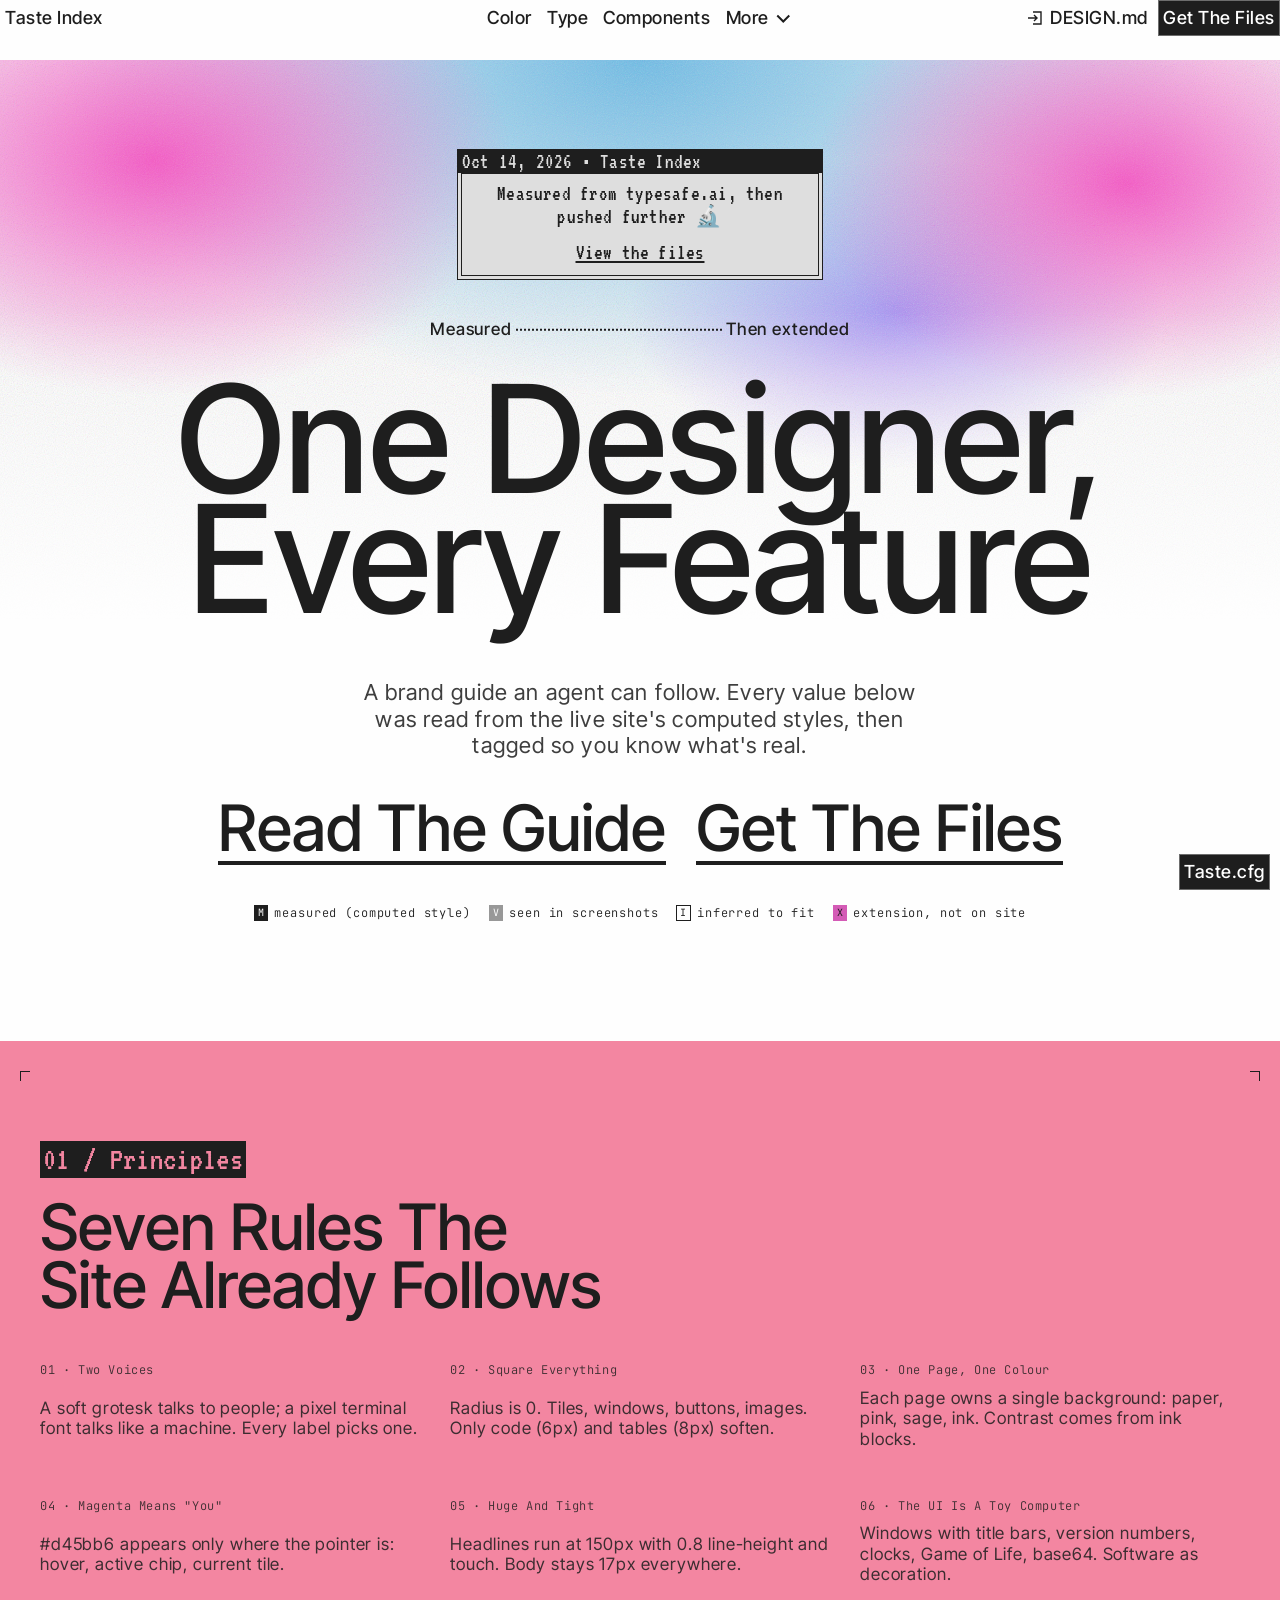
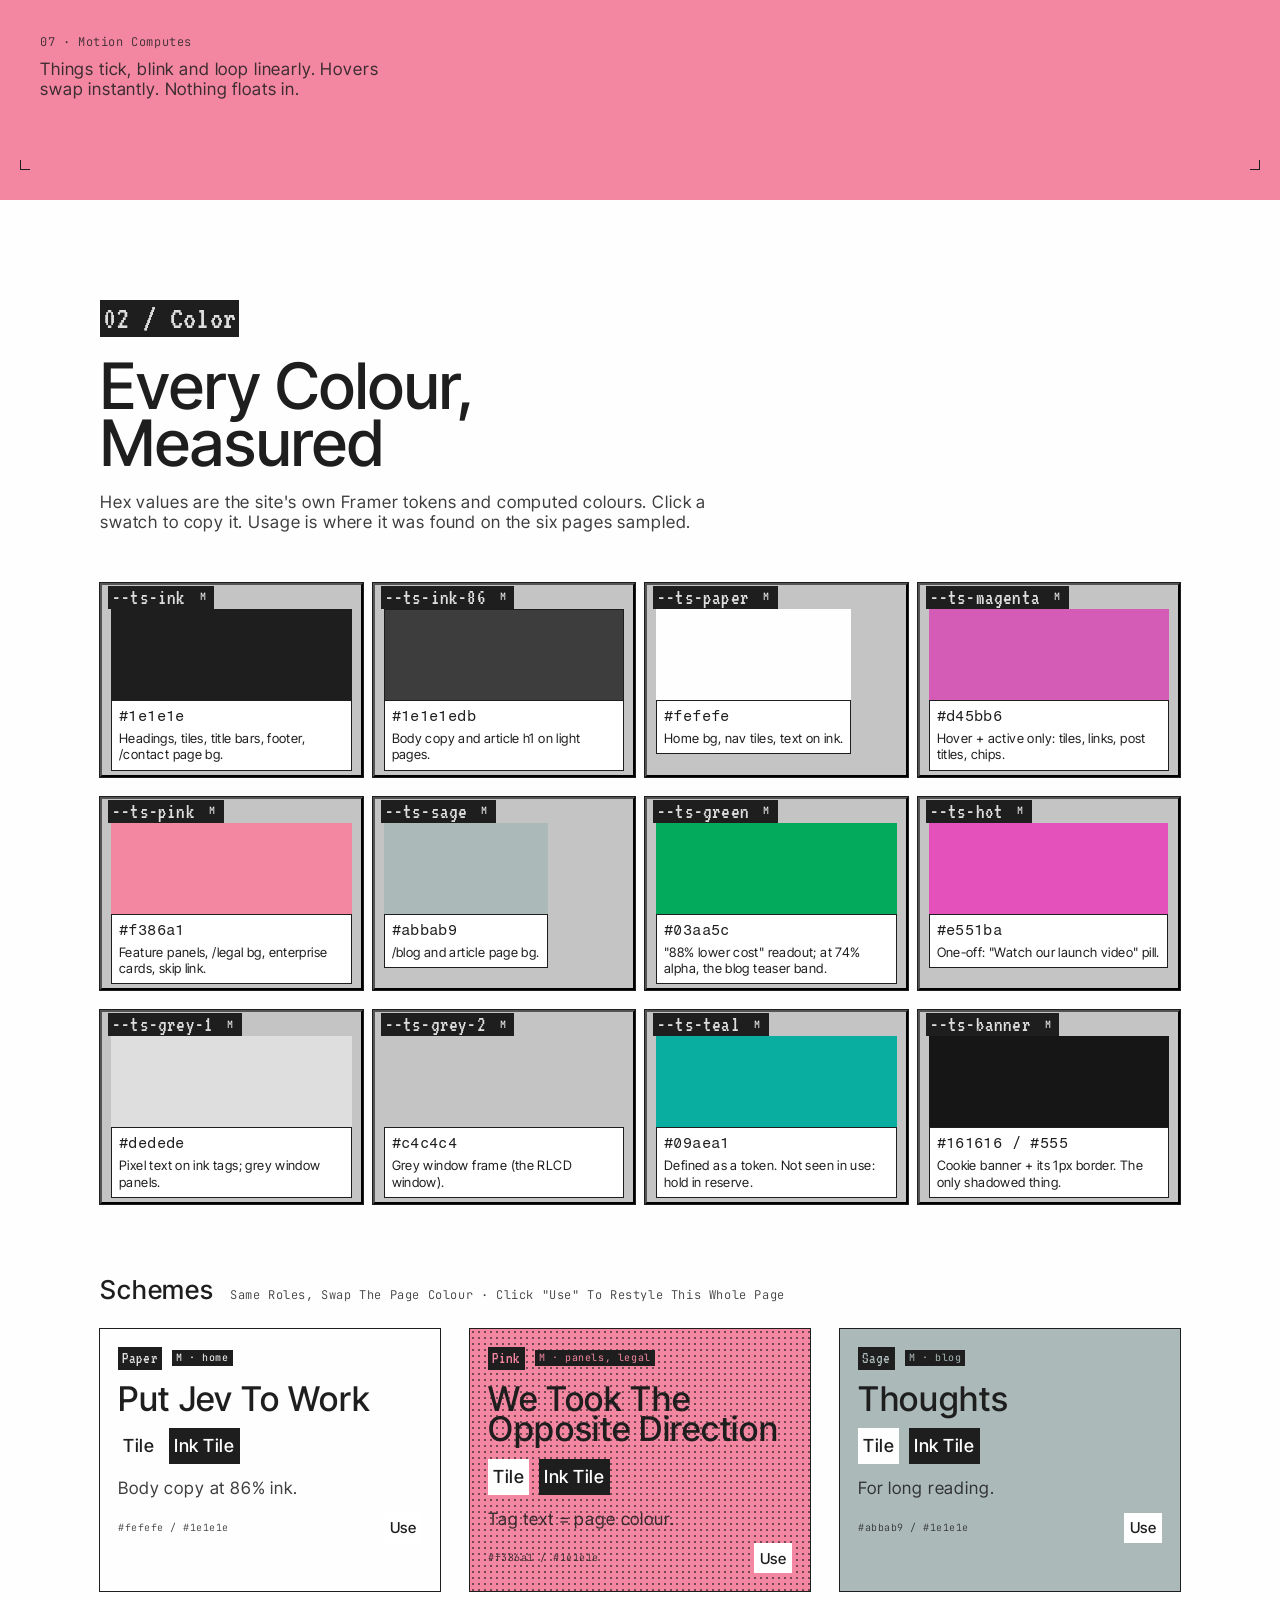
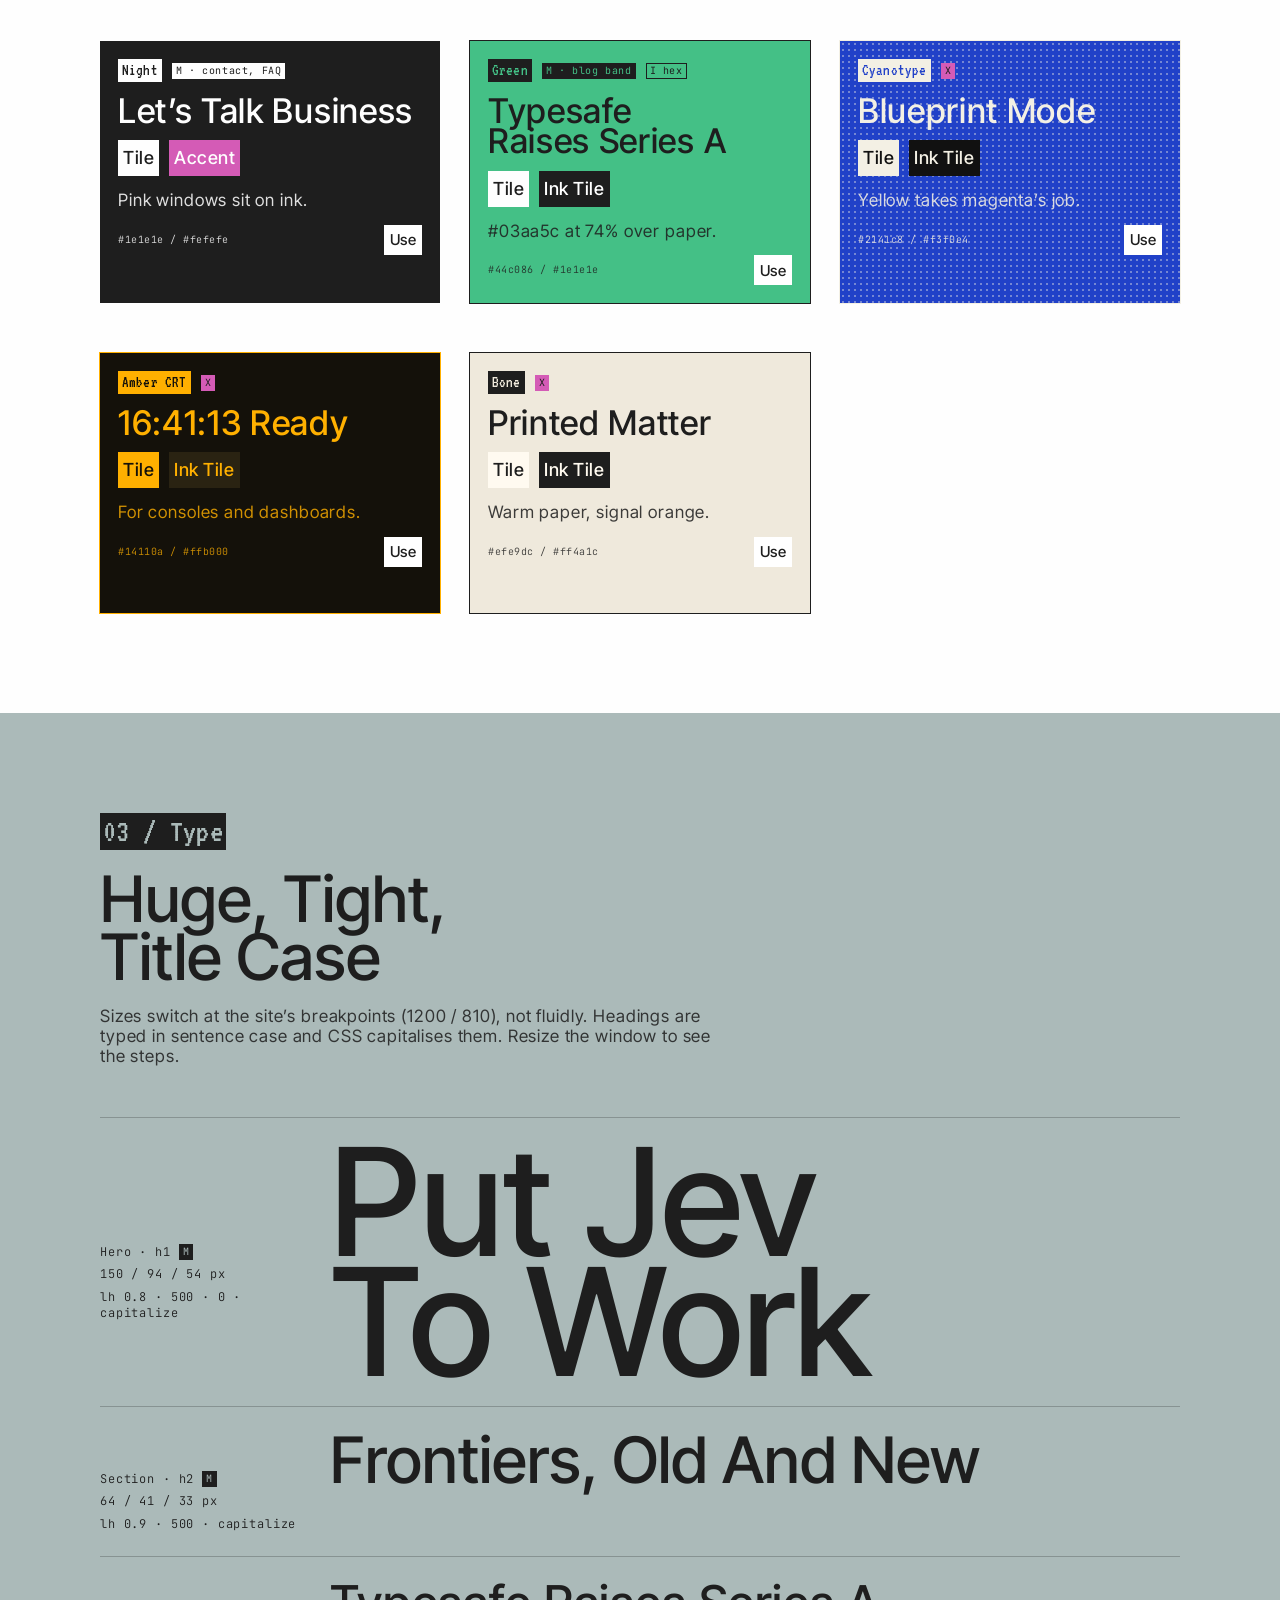
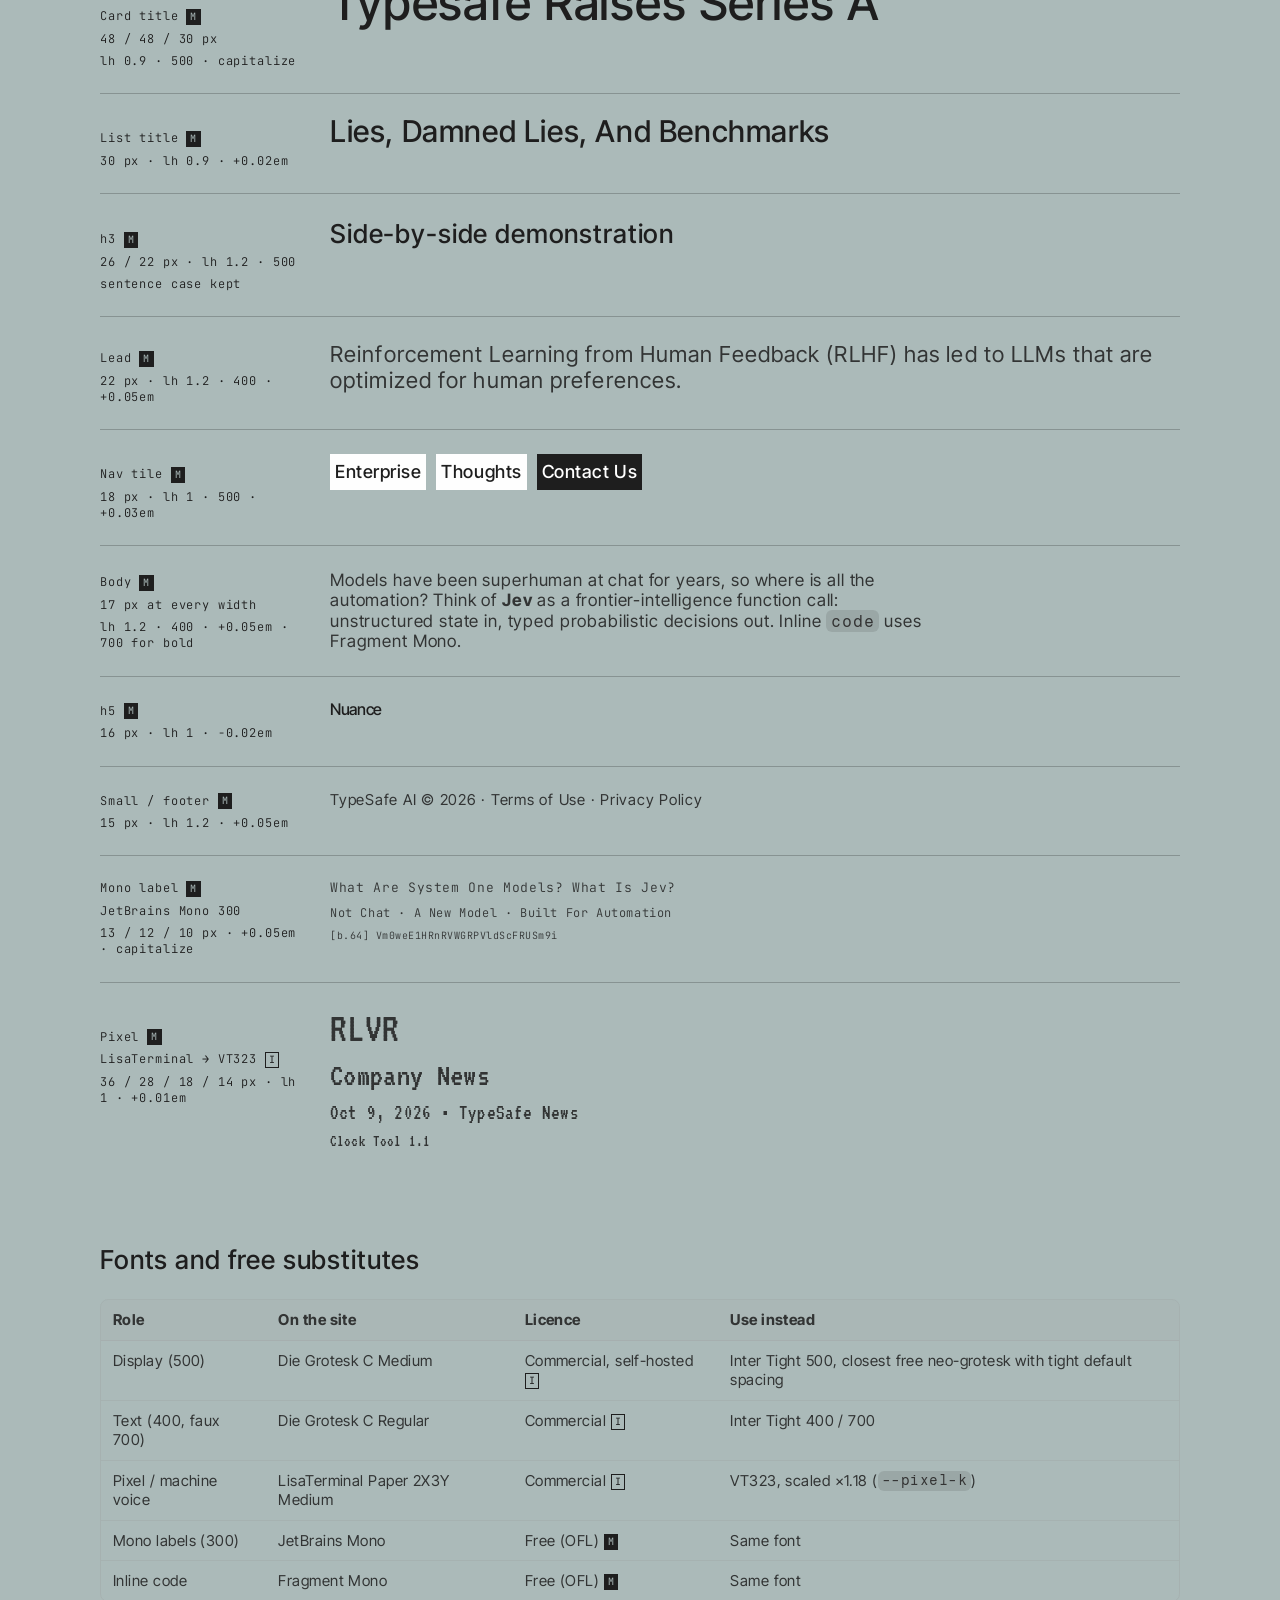
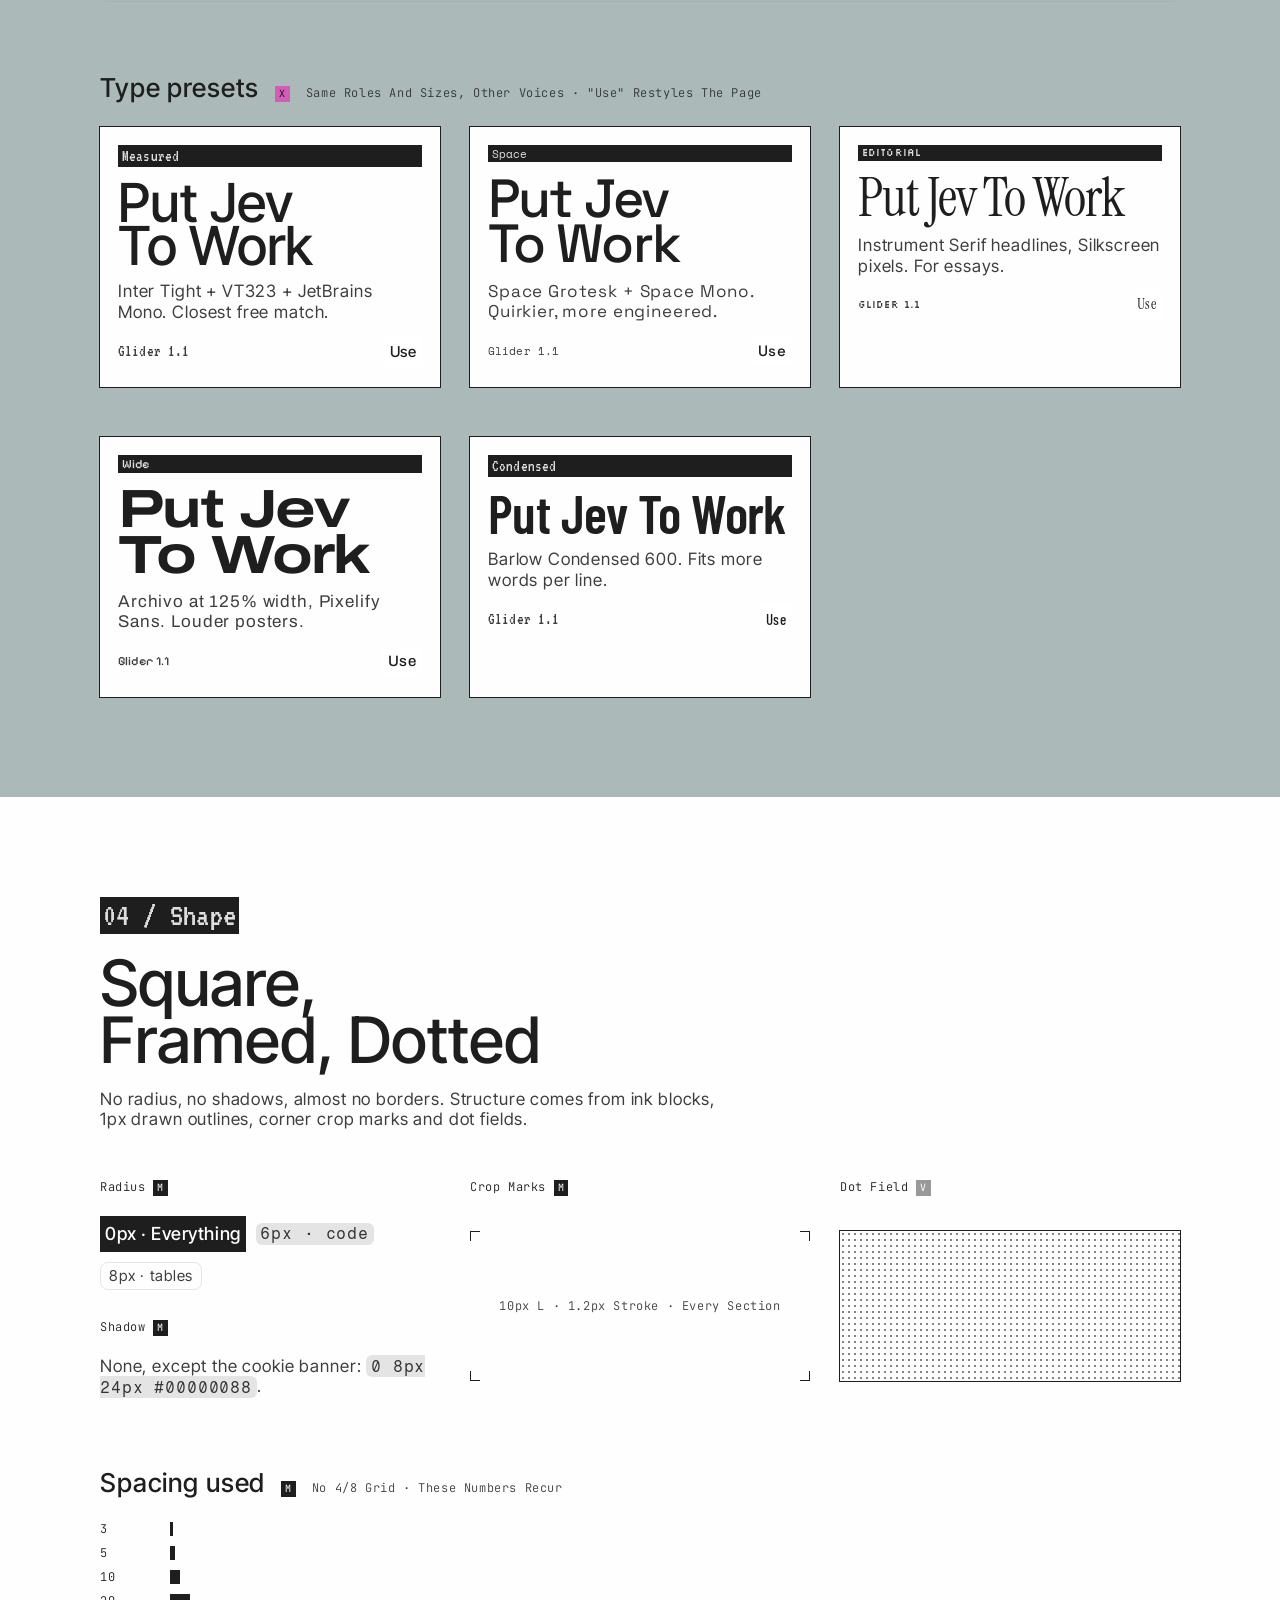
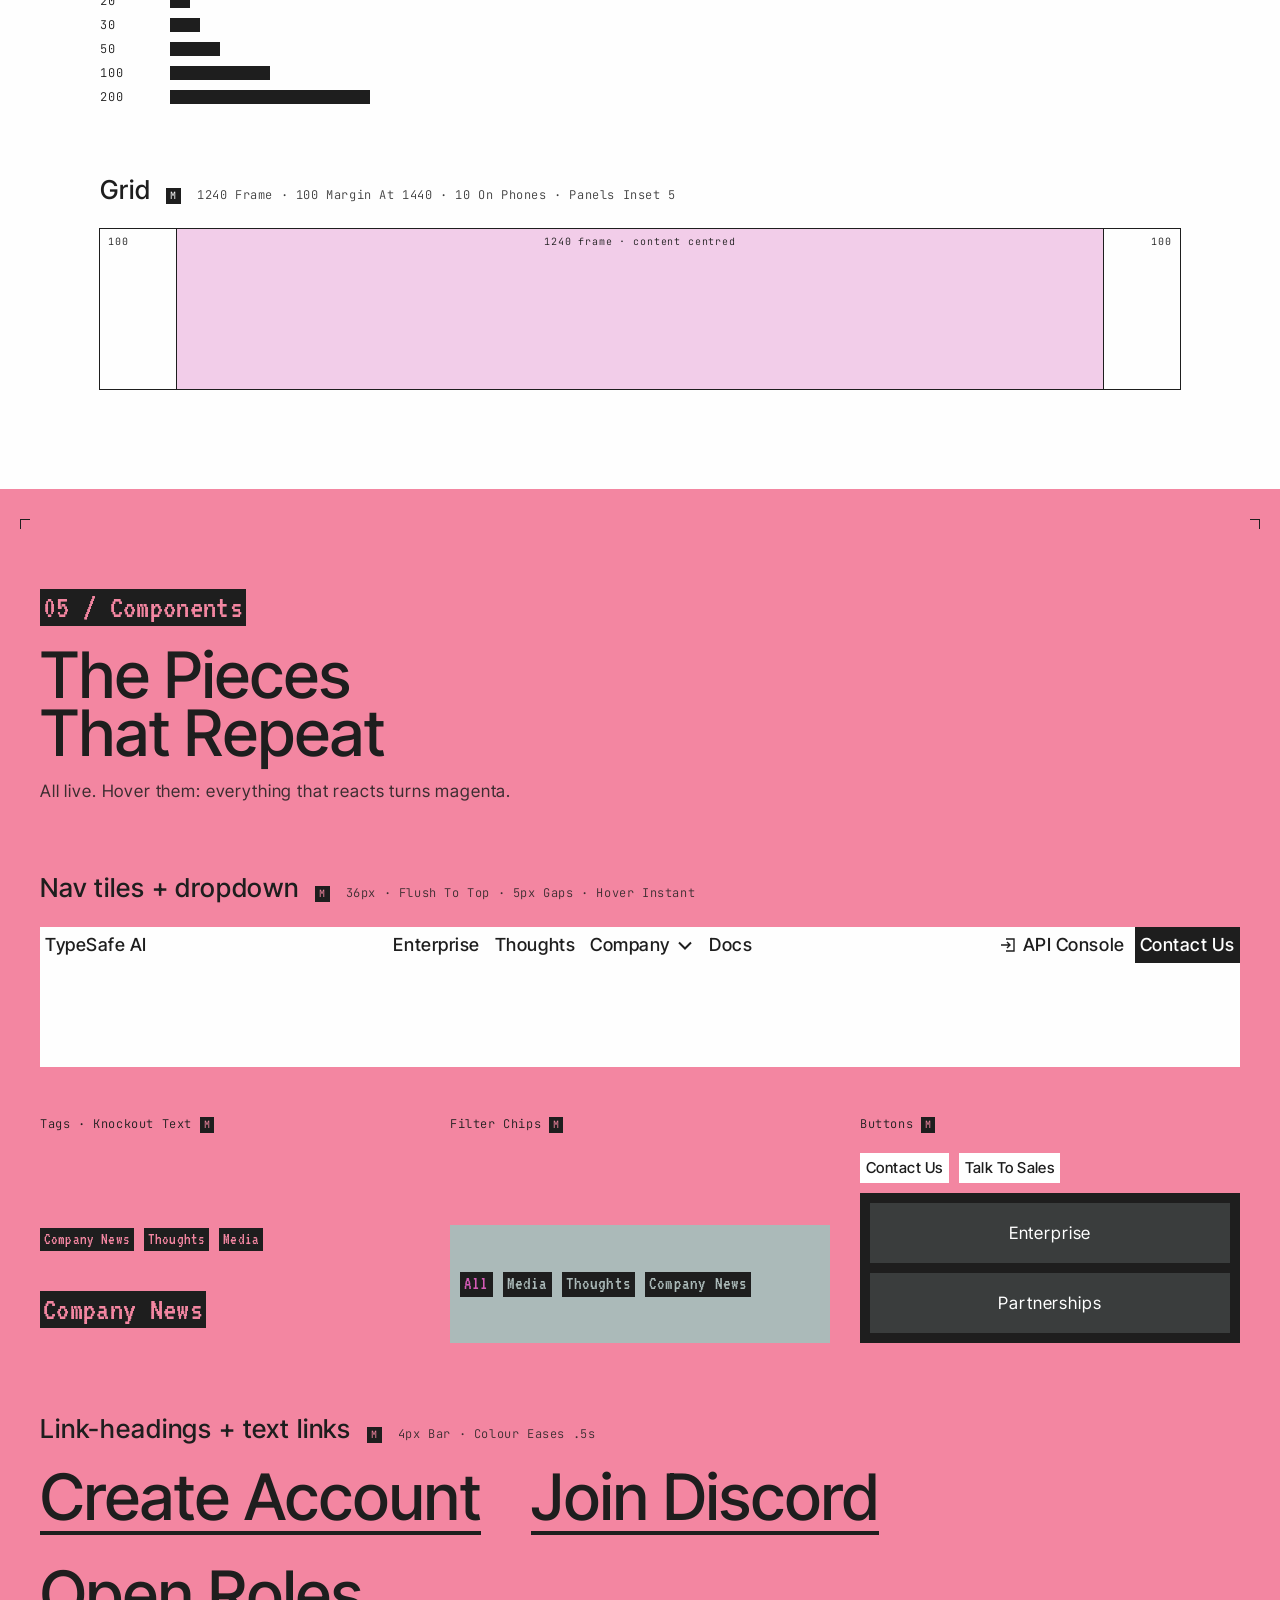
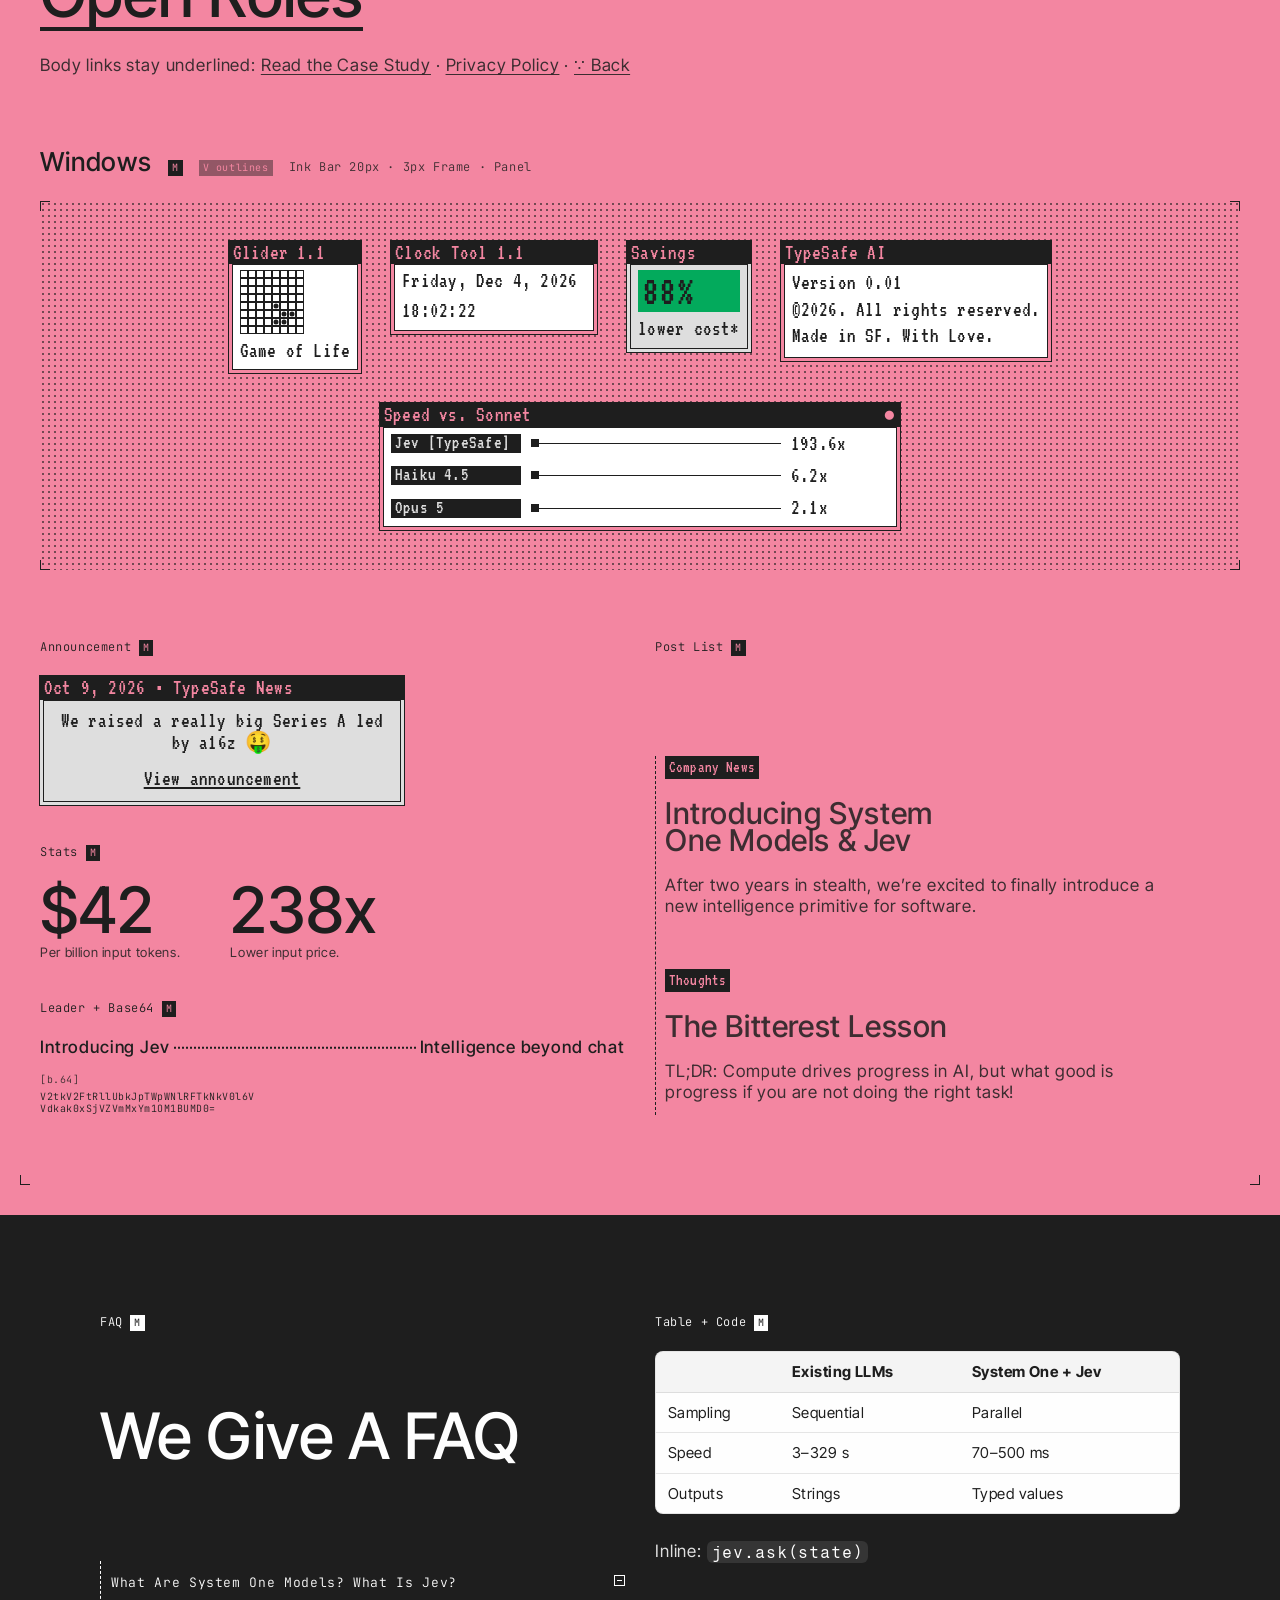
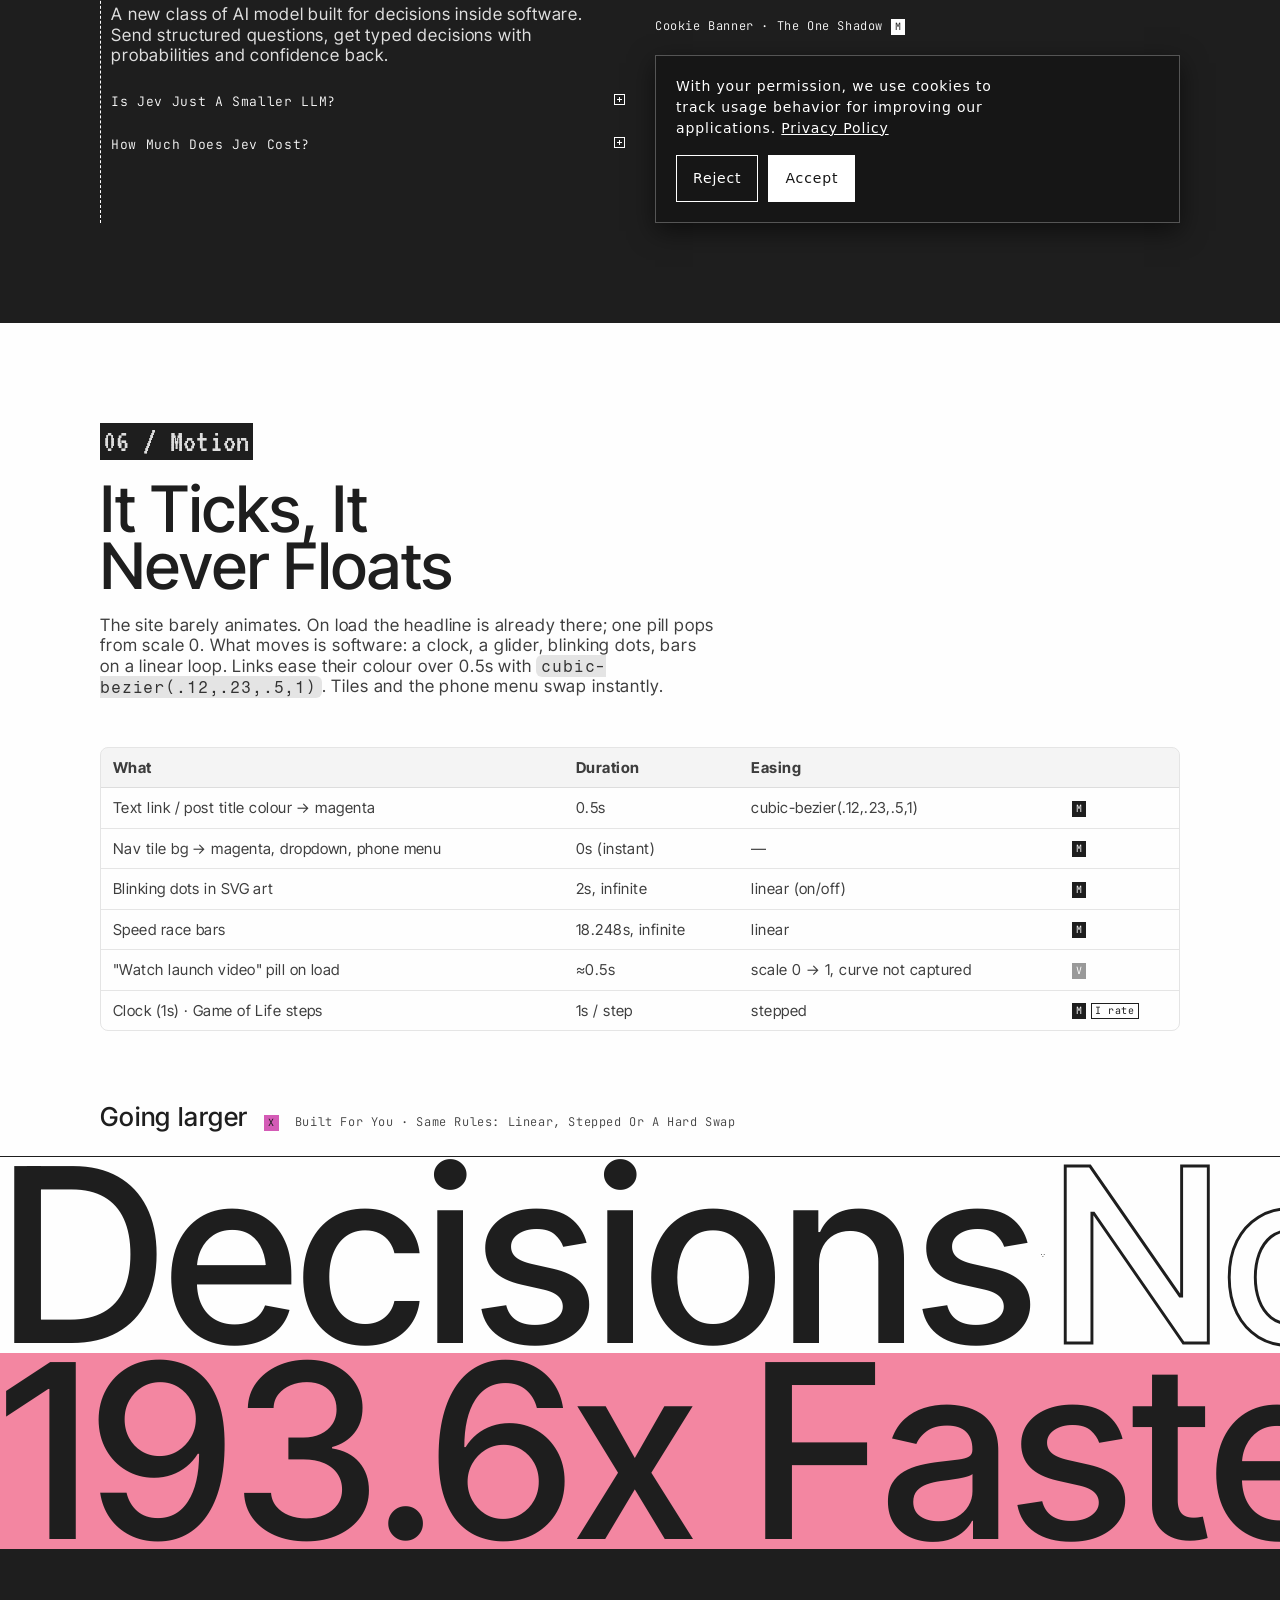
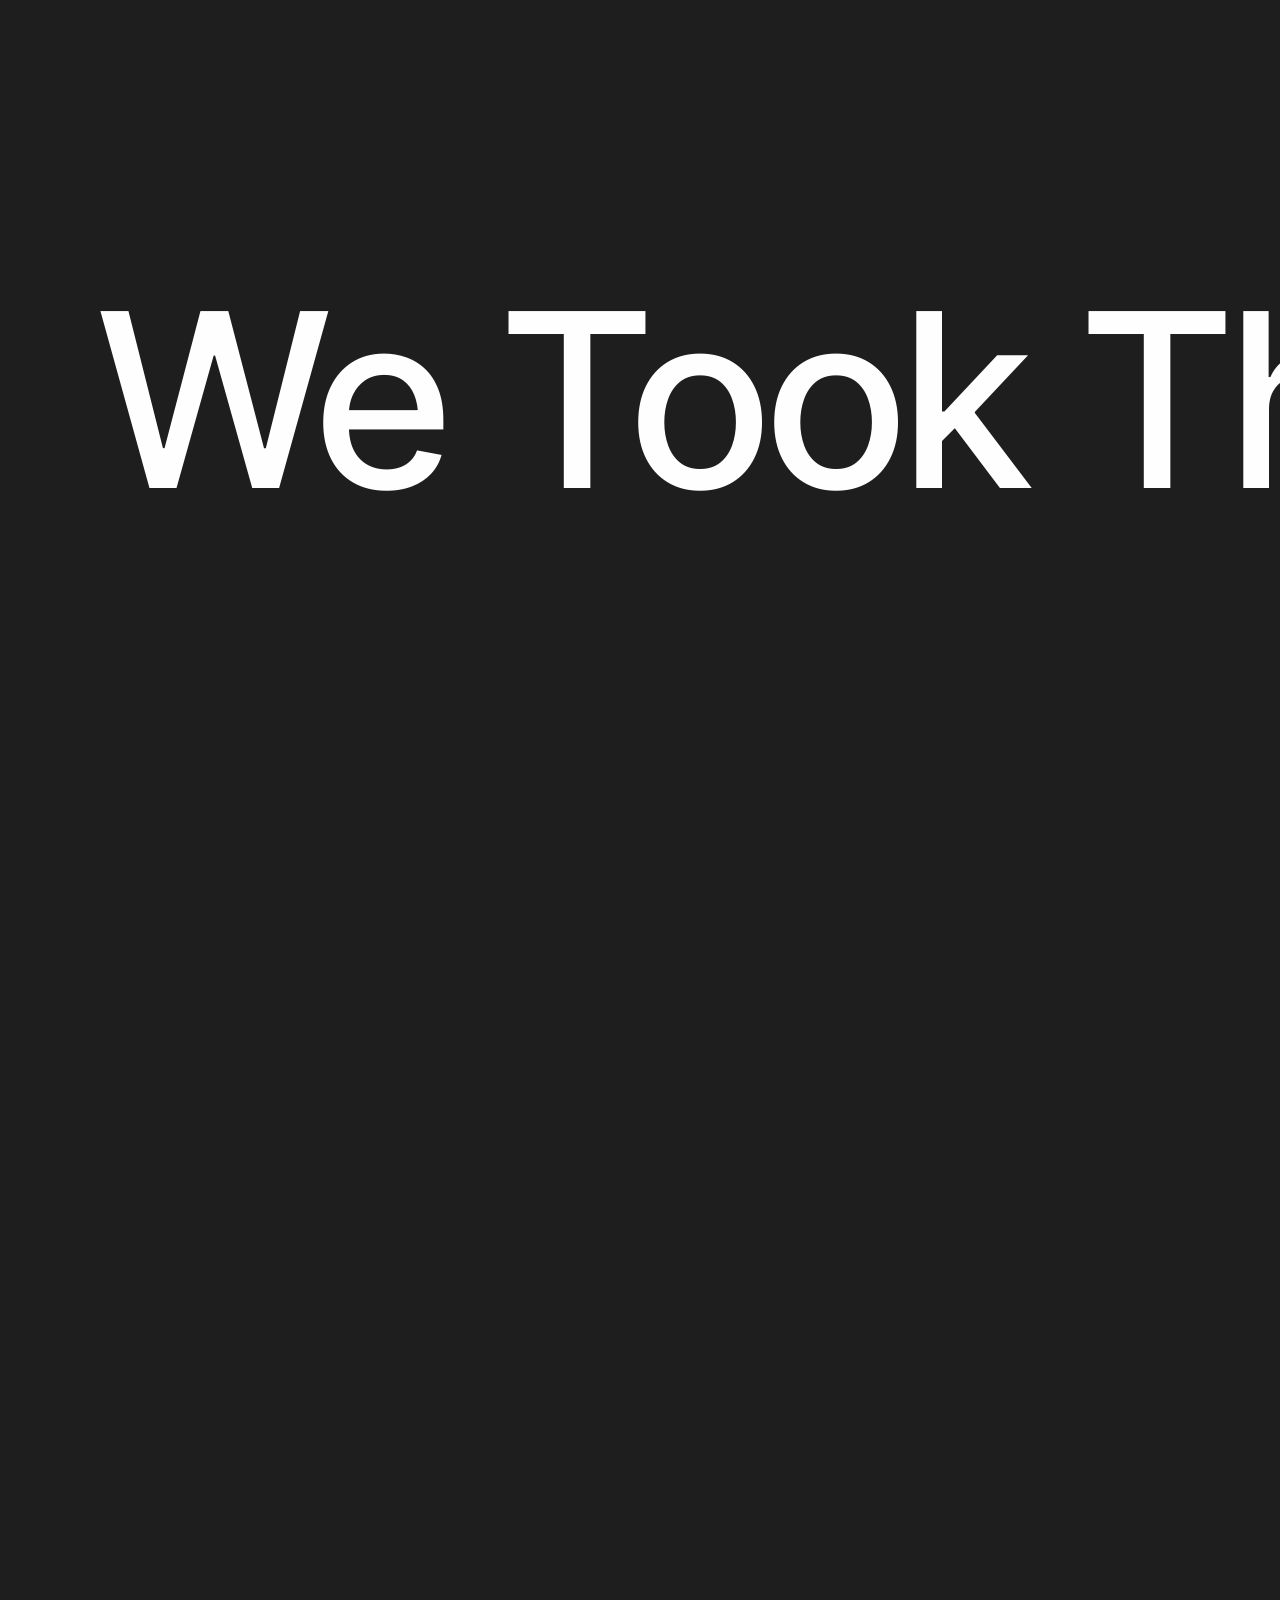
<file: versions/v001/index.html>
<!doctype html>
<html lang="en" data-scheme="paper" data-type="measured">
<head>
<meta charset="utf-8">
<meta name="viewport" content="width=device-width, initial-scale=1">
<title>Taste Index — after typesafe.ai</title>
<meta name="description" content="A brand guide an agent can follow: every swatch, type size, component and motion from typesafe.ai, measured, plus extensions to go larger.">
<link rel="stylesheet" href="brand.css">
<style>
  /* page-only layout; every value still comes from brand.css tokens */
  main { padding-top: 60px; }
  section { padding-block: 100px; }
  .sec-head { display: grid; gap: 20px; margin-bottom: 50px; }
  .sec-head .ts-h2 { max-width: 16ch; }
  .sec-head p { max-width: 62ch; margin: 0; }
  .cols { display: grid; gap: 50px 30px; grid-template-columns: repeat(auto-fit, minmax(min(100%, 280px), 1fr)); }
  .cols-2 { display: grid; gap: 50px 30px; grid-template-columns: repeat(auto-fit, minmax(min(100%, 420px), 1fr)); }
  .row { display: flex; flex-wrap: wrap; gap: 10px; align-items: center; }
  .stack { display: grid; gap: 10px; }
  .min0 { min-width: 0; }
  .muted { opacity: .7; }
  .sub { margin: 70px 0 24px; display: flex; flex-wrap: wrap; gap: 10px 16px; align-items: baseline; }
  .sub h3 { margin: 0; }
  .demo { padding: 30px 20px; min-width: 0; }
  .label { display: block; margin-bottom: 10px; color: var(--fg); }

  /* M / V / I / X badges */
  .b { display: inline-block; font: 400 10px/1 var(--font-mono); letter-spacing: .06em; padding: 3px 4px; vertical-align: middle; white-space: nowrap; text-transform: none; }
  .b-M { background: var(--fg); color: var(--bg); }
  .b-V { background: color-mix(in srgb, var(--fg) 45%, transparent); color: var(--bg); }
  .b-I { box-shadow: inset 0 0 0 1px var(--fg); color: var(--fg); }
  .b-X { background: var(--ts-magenta); color: #1e1e1e; }

  /* hero */
  .hero { padding: 90px 0 120px; }
  .hero__inner { display: grid; justify-items: center; gap: 40px; text-align: center; }
  .hero__h { display: grid; grid-template-columns: 20px minmax(0, 1fr) 20px; gap: 10px; align-items: stretch; width: 100%; }
  .hero__h .ts-b64 { height: 100%; max-height: 520px; align-self: center; }
  .hero .ts-leader { width: min(420px, 100%); }
  .legend { display: flex; flex-wrap: wrap; gap: 8px 18px; justify-content: center; }
  .legend span { display: inline-flex; gap: 6px; align-items: center; font: 300 12px/1 var(--font-mono); color: var(--fg); }

  /* swatches */
  .sw-grid { display: grid; gap: 20px 10px; grid-template-columns: repeat(auto-fill, minmax(min(100%, 220px), 1fr)); }
  .sw { cursor: copy; width: 100%; text-align: left; }
  .sw .ts-window__panel { padding: 0; }
  .sw__chip { height: 92px; box-shadow: inset 0 -1px 0 var(--fg); }
  .sw__meta { padding: 8px; display: grid; gap: 6px; font: 400 13px/1.25 var(--font-text); letter-spacing: .03em; }
  .sw__hex { font: 400 15px/1 var(--font-code); }

  /* schemes + type presets */
  .scheme-card, .type-card { position: relative; padding: 18px; display: grid; gap: 14px; align-content: start; min-height: 260px; box-shadow: 0 0 0 1px var(--fg); min-width: 0; overflow: hidden; }
  .scheme-card .ts-h-list { font-size: 34px; }
  .type-card .ts-hero { font-size: clamp(40px, 4.2vw, 58px); overflow-wrap: anywhere; }
  .card-foot { display: flex; justify-content: space-between; align-items: center; gap: 10px; margin-top: auto; }

  /* type specimen */
  .spec { display: grid; grid-template-columns: 200px minmax(0, 1fr); gap: 10px 30px; padding: 24px 0; border-top: 1px solid color-mix(in srgb, var(--fg) 25%, transparent); align-items: baseline; }
  .spec > div:first-child { display: grid; gap: 6px; font: 300 12px/1.35 var(--font-mono); color: var(--fg); }
  .spec .sample { min-width: 0; overflow-wrap: anywhere; }
  @media (max-width: 809px) { .spec { grid-template-columns: 1fr; } }
  .subs { width: 100%; }

  /* shape */
  .sp-bar { display: grid; grid-template-columns: 60px minmax(0, 1fr); gap: 10px; align-items: center; font: 300 12px/1 var(--font-mono); color: var(--fg); }
  .sp-bar i { display: block; height: 14px; background: var(--fg); }
  .grid-demo { position: relative; height: 160px; box-shadow: 0 0 0 1px var(--fg); overflow: hidden; }
  .grid-demo__frame { position: absolute; inset: 0 7%; background: color-mix(in srgb, var(--ts-magenta) 30%, transparent); box-shadow: inset 1px 0 var(--fg), inset -1px 0 var(--fg); }
  .grid-demo span { position: absolute; top: 8px; font: 300 10px/1 var(--font-mono); color: var(--fg); }

  /* components */
  .nav-demo { position: relative; display: flex; justify-content: space-between; align-items: flex-start; gap: 10px; min-height: 140px; padding: 0; flex-wrap: wrap; }
  .nav-demo .ts-nav__group { flex-wrap: wrap; }
  .win-stage { position: relative; padding: 40px 20px; display: flex; flex-wrap: wrap; gap: 30px; align-items: flex-start; justify-content: center; }
  .race { display: grid; gap: 10px; width: min(460px, 100%); }
  .race__row { display: grid; grid-template-columns: 130px minmax(0, 1fr) 60px; gap: 10px; align-items: center; }
  .race__lane { position: relative; height: 1px; background: var(--fg); overflow: hidden; }
  .race__lane i { position: absolute; left: 0; top: -4px; width: 8px; height: 8px; background: var(--fg); }
  .race__lane { overflow: visible; }
  .life-win .ts-window__panel { display: grid; gap: 6px; justify-items: start; }
  .post-list { display: grid; gap: 40px; max-width: 520px; }

  /* motion */
  .mq-wrap { border-block: 1px solid var(--fg); }
  .hs-item { flex: none; display: flex; align-items: center; gap: 40px; }
  .hs-item .ts-window { flex: none; }
  .spheres { position: relative; display: flex; flex-wrap: wrap; justify-content: center; align-items: end; gap: 20px; padding: 50px 20px; }
  .phones { display: grid; gap: 30px; grid-template-columns: repeat(auto-fit, minmax(min(100%, 280px), 1fr)); justify-items: center; }
  .phone { width: min(300px, 100%); height: 600px; position: relative; overflow: hidden; box-shadow: 0 0 0 1px var(--fg), 0 0 0 7px var(--bg), 0 0 0 8px var(--fg); background: var(--bg); }
  .phone .x-mm { height: 100%; }
  .phone__bar { display: flex; justify-content: space-between; align-items: flex-start; }
  .phone__bar .ts-nav__group { gap: 4px; }
  .phone .ts-tile { font-size: 16px; height: 32px; }
  .phone [data-mm-mode="tiles"] .x-mm__panel { top: 36px; }
  .phone [data-mm-mode="window"] .x-mm__panel { width: 64px; height: 32px; }
  .phone [data-mm-mode="window"].is-open .x-mm__panel { width: calc(100% - 10px); }
  .phone__body { padding: 60px 14px 0; text-align: center; display: grid; gap: 18px; justify-items: center; align-content: start; }
  .phone__body .ts-hero { font-size: 46px; }

  /* voice */
  .quote-list { display: grid; gap: 14px; margin: 0; padding: 0; list-style: none; }
  .quote-list li { padding-left: 10px; border-left: 1px dashed var(--rule); }
  .dd-grid { display: grid; gap: 10px; grid-template-columns: repeat(auto-fit, minmax(min(100%, 380px), 1fr)); }
  .dd-col { padding: 20px; box-shadow: 0 0 0 1px var(--fg); display: grid; gap: 14px; align-content: start; }
  .dd-col ul { margin: 0; padding-left: 18px; display: grid; gap: 10px; }

  /* files */
  pre.snip { margin: 0; padding: 14px; background: var(--ts-ink); color: var(--ts-paper); font: 400 13px/1.45 var(--font-code); overflow-x: auto; white-space: pre-wrap; word-break: break-word; }

  /* config dock */
  .cfg { position: fixed; right: 10px; bottom: 10px; z-index: 70; max-width: calc(100vw - 20px); }
  .cfg summary { list-style: none; display: flex; justify-content: flex-end; }
  .cfg summary::-webkit-details-marker { display: none; }
  .cfg .ts-window { position: absolute; right: 0; bottom: calc(var(--tile-h) + 6px); width: min(360px, calc(100vw - 20px)); }
  .cfg .ts-window__panel { display: grid; gap: 12px; font-family: var(--font-text); font-size: 14px; }
  .cfg .row { gap: 4px; }
  .cfg .ts-mono-s { color: var(--win-fg); }
  .cfg[open] summary .ts-tile { background: var(--accent); color: var(--accent-fg); }
  body:has(.ts-nav .x-mm.is-open) .cfg { display: none; }
</style>
</head>
<body>

<a class="ts-tile ts-tile--accent" href="#main" style="position:absolute;left:-999px;top:0" onfocus="this.style.left='0'" onblur="this.style.left='-999px'">Skip to main content</a>

<!-- NAV [M]: tiles flush to the top edge; phone menu mode is switchable [M tiles / X iris, window] -->
<header class="ts-nav" aria-label="Site">
  <div class="ts-nav__group">
    <a class="ts-tile" href="#top">Taste Index</a>
  </div>
  <nav class="ts-nav__group ts-nav__center" aria-label="Sections">
    <a class="ts-tile" href="#color">Color</a>
    <a class="ts-tile" href="#type">Type</a>
    <a class="ts-tile" href="#components">Components</a>
    <div class="ts-dd">
      <button class="ts-tile" data-dd-toggle aria-expanded="false">More
        <svg class="ts-dd__chev" viewBox="0 0 18 18" aria-hidden="true"><path d="M3 6.5l6 6 6-6" fill="none" stroke="currentColor" stroke-width="2"/></svg>
      </button>
      <div class="ts-dd__menu">
        <a class="ts-tile" href="#shape">Shape</a>
        <a class="ts-tile" href="#motion">Motion</a>
        <a class="ts-tile" href="#voice">Voice</a>
      </div>
    </div>
  </nav>
  <div class="ts-nav__group x-mm" data-mm-root data-mm-mode="tiles">
    <a class="ts-tile ts-hide-phone" href="DESIGN.md">
      <svg viewBox="0 0 18 18" aria-hidden="true"><path d="M7 3h8v12H7M2 9h9m-3-3l3 3-3 3" fill="none" stroke="currentColor" stroke-width="1.4"/></svg><span class="ts-nocap">DESIGN.md</span></a>
    <a class="ts-tile ts-tile--ink ts-hide-phone" href="#files">Get The Files</a>
    <button class="ts-tile ts-tile--ink ts-menu-btn" data-mm-toggle aria-expanded="false" aria-controls="mm-main"><span data-mm-label>Menu</span></button>
    <nav class="x-mm__panel" id="mm-main" aria-label="Menu" data-title="Menu.app 1.0">
      <a class="ts-tile" href="#color">Color</a>
      <a class="ts-tile" href="#type">Type</a>
      <a class="ts-tile" href="#shape">Shape</a>
      <a class="ts-tile" href="#components">Components</a>
      <a class="ts-tile" href="#motion">Motion</a>
      <a class="ts-tile" href="#voice">Voice</a>
      <a class="ts-tile" href="#files">Get The Files</a>
    </nav>
  </div>
</header>

<main id="main">

<!-- HERO [M]: cloud top, announcement window, leader line, centred 150px title-case h1, base64 rails -->
<section class="hero ts-cloud" id="top">
  <div class="ts-wrap hero__inner">
    <a class="ts-window ts-window--grey ts-announce" href="#files" style="text-decoration:none">
      <span class="ts-window__bar"><span>Oct 14, 2026 • Taste Index</span></span>
      <span class="ts-window__body"><span class="ts-window__panel">
        <span>Measured from typesafe.ai, then pushed further 🔬</span>
        <span style="text-decoration:underline">View the files</span>
      </span></span>
    </a>
    <p class="ts-leader" style="margin:0">Measured <i></i> Then extended</p>
    <div class="hero__h">
      <p class="ts-b64" data-b64="one designer, every feature" aria-hidden="true"></p>
      <h1 class="ts-hero">one designer, every feature</h1>
      <p class="ts-b64" data-b64="taste index after typesafe.ai" aria-hidden="true"></p>
    </div>
    <p class="ts-lead" style="max-width:44ch;margin:0">A brand guide an agent can follow. Every value below was read from the live site's computed styles, then tagged so you know what's real.</p>
    <div class="row" style="justify-content:center;gap:30px">
      <a class="ts-link-xl" href="DESIGN.md">Read The Guide</a>
      <a class="ts-link-xl" href="#files">Get The Files</a>
    </div>
    <div class="legend" aria-label="Legend">
      <span><b class="b b-M">M</b> measured (computed style)</span>
      <span><b class="b b-V">V</b> seen in screenshots</span>
      <span><b class="b b-I">I</b> inferred to fit</span>
      <span><b class="b b-X">X</b> extension, not on site</span>
    </div>
  </div>
</section>

<!-- 01 PRINCIPLES -->
<section data-scheme="pink" class="ts-panel" id="principles" style="padding-block:30px">
  <div class="ts-panel__frame ts-crop" style="padding:70px 20px" data-scheme="pink">
    <div class="sec-head">
      <span><span class="ts-tag ts-tag--l">01 / Principles</span></span>
      <h2 class="ts-h2">seven rules the site already follows</h2>
    </div>
    <div class="cols">
      <div class="stack"><span class="ts-mono-s">01 · two voices</span><p class="ts-body" style="margin:0">A soft grotesk talks to people; a pixel terminal font talks like a machine. Every label picks one.</p></div>
      <div class="stack"><span class="ts-mono-s">02 · square everything</span><p class="ts-body" style="margin:0">Radius is 0. Tiles, windows, buttons, images. Only code (6px) and tables (8px) soften.</p></div>
      <div class="stack"><span class="ts-mono-s">03 · one page, one colour</span><p class="ts-body" style="margin:0">Each page owns a single background: paper, pink, sage, ink. Contrast comes from ink blocks.</p></div>
      <div class="stack"><span class="ts-mono-s">04 · magenta means "you"</span><p class="ts-body" style="margin:0">#d45bb6 appears only where the pointer is: hover, active chip, current tile.</p></div>
      <div class="stack"><span class="ts-mono-s">05 · huge and tight</span><p class="ts-body" style="margin:0">Headlines run at 150px with 0.8 line-height and touch. Body stays 17px everywhere.</p></div>
      <div class="stack"><span class="ts-mono-s">06 · the UI is a toy computer</span><p class="ts-body" style="margin:0">Windows with title bars, version numbers, clocks, Game of Life, base64. Software as decoration.</p></div>
      <div class="stack"><span class="ts-mono-s">07 · motion computes</span><p class="ts-body" style="margin:0">Things tick, blink and loop linearly. Hovers swap instantly. Nothing floats in.</p></div>
    </div>
  </div>
</section>

<!-- 02 COLOR -->
<section id="color">
  <div class="ts-wrap">
    <div class="sec-head">
      <span><span class="ts-tag ts-tag--l">02 / Color</span></span>
      <h2 class="ts-h2">every colour, measured</h2>
      <p class="ts-body">Hex values are the site's own Framer tokens and computed colours. Click a swatch to copy it. Usage is where it was found on the six pages sampled.</p>
    </div>

    <div class="sw-grid">
      <button class="ts-window sw" data-copy="#1e1e1e"><span class="ts-window__bar">--ts-ink <b class="b b-M">M</b></span><span class="ts-window__body"><span class="ts-window__panel"><span class="sw__chip" style="display:block;background:#1e1e1e"></span><span class="sw__meta"><span class="sw__hex">#1e1e1e</span>Headings, tiles, title bars, footer, /contact page bg.</span></span></span></button>
      <button class="ts-window sw" data-copy="#1e1e1edb"><span class="ts-window__bar">--ts-ink-86 <b class="b b-M">M</b></span><span class="ts-window__body"><span class="ts-window__panel"><span class="sw__chip" style="display:block;background:#1e1e1edb"></span><span class="sw__meta"><span class="sw__hex">#1e1e1edb</span>Body copy and article h1 on light pages.</span></span></span></button>
      <button class="ts-window sw" data-copy="#fefefe"><span class="ts-window__bar">--ts-paper <b class="b b-M">M</b></span><span class="ts-window__body"><span class="ts-window__panel"><span class="sw__chip" style="display:block;background:#fefefe"></span><span class="sw__meta"><span class="sw__hex">#fefefe</span>Home bg, nav tiles, text on ink.</span></span></span></button>
      <button class="ts-window sw" data-copy="#d45bb6"><span class="ts-window__bar">--ts-magenta <b class="b b-M">M</b></span><span class="ts-window__body"><span class="ts-window__panel"><span class="sw__chip" style="display:block;background:#d45bb6"></span><span class="sw__meta"><span class="sw__hex">#d45bb6</span>Hover + active only: tiles, links, post titles, chips.</span></span></span></button>
      <button class="ts-window sw" data-copy="#f386a1"><span class="ts-window__bar">--ts-pink <b class="b b-M">M</b></span><span class="ts-window__body"><span class="ts-window__panel"><span class="sw__chip" style="display:block;background:#f386a1"></span><span class="sw__meta"><span class="sw__hex">#f386a1</span>Feature panels, /legal bg, enterprise cards, skip link.</span></span></span></button>
      <button class="ts-window sw" data-copy="#abbab9"><span class="ts-window__bar">--ts-sage <b class="b b-M">M</b></span><span class="ts-window__body"><span class="ts-window__panel"><span class="sw__chip" style="display:block;background:#abbab9"></span><span class="sw__meta"><span class="sw__hex">#abbab9</span>/blog and article page bg.</span></span></span></button>
      <button class="ts-window sw" data-copy="#03aa5c"><span class="ts-window__bar">--ts-green <b class="b b-M">M</b></span><span class="ts-window__body"><span class="ts-window__panel"><span class="sw__chip" style="display:block;background:#03aa5c"></span><span class="sw__meta"><span class="sw__hex">#03aa5c</span>"88% lower cost" readout; at 74% alpha, the blog teaser band.</span></span></span></button>
      <button class="ts-window sw" data-copy="#e551ba"><span class="ts-window__bar">--ts-hot <b class="b b-M">M</b></span><span class="ts-window__body"><span class="ts-window__panel"><span class="sw__chip" style="display:block;background:#e551ba"></span><span class="sw__meta"><span class="sw__hex">#e551ba</span>One-off: "Watch our launch video" pill.</span></span></span></button>
      <button class="ts-window sw" data-copy="#dedede"><span class="ts-window__bar">--ts-grey-1 <b class="b b-M">M</b></span><span class="ts-window__body"><span class="ts-window__panel"><span class="sw__chip" style="display:block;background:#dedede"></span><span class="sw__meta"><span class="sw__hex">#dedede</span>Pixel text on ink tags; grey window panels.</span></span></span></button>
      <button class="ts-window sw" data-copy="#c4c4c4"><span class="ts-window__bar">--ts-grey-2 <b class="b b-M">M</b></span><span class="ts-window__body"><span class="ts-window__panel"><span class="sw__chip" style="display:block;background:#c4c4c4"></span><span class="sw__meta"><span class="sw__hex">#c4c4c4</span>Grey window frame (the RLCD window).</span></span></span></button>
      <button class="ts-window sw" data-copy="#09aea1"><span class="ts-window__bar">--ts-teal <b class="b b-M">M</b></span><span class="ts-window__body"><span class="ts-window__panel"><span class="sw__chip" style="display:block;background:#09aea1"></span><span class="sw__meta"><span class="sw__hex">#09aea1</span>Defined as a token. Not seen in use: hold in reserve.</span></span></span></button>
      <button class="ts-window sw" data-copy="#161616"><span class="ts-window__bar">--ts-banner <b class="b b-M">M</b></span><span class="ts-window__body"><span class="ts-window__panel"><span class="sw__chip" style="display:block;background:#161616"></span><span class="sw__meta"><span class="sw__hex">#161616 / #555</span>Cookie banner + its 1px border. The only shadowed thing.</span></span></span></button>
    </div>

    <div class="sub"><h3 class="ts-h3">Schemes</h3><span class="ts-mono-s">same roles, swap the page colour · click "use" to restyle this whole page</span></div>
    <div class="cols">
      <div class="scheme-card" data-scheme="paper"><div class="row"><span class="ts-tag">Paper</span><b class="b b-M">M · home</b></div><p class="ts-h-list">put jev to work</p><div class="row"><a class="ts-tile" href="#color">Tile</a><a class="ts-tile ts-tile--ink" href="#color">Ink tile</a></div><p class="ts-body" style="margin:0">Body copy at 86% ink.</p><div class="card-foot"><span class="ts-mono-xs">#fefefe / #1e1e1e</span><button class="ts-btn" data-scheme-set="paper">Use</button></div></div>
      <div class="scheme-card ts-dots" data-scheme="pink"><div class="row"><span class="ts-tag">Pink</span><b class="b b-M">M · panels, legal</b></div><p class="ts-h-list">we took the opposite direction</p><div class="row"><a class="ts-tile" href="#color">Tile</a><a class="ts-tile ts-tile--ink" href="#color">Ink tile</a></div><p class="ts-body" style="margin:0">Tag text = page colour.</p><div class="card-foot"><span class="ts-mono-xs">#f386a1 / #1e1e1e</span><button class="ts-btn" data-scheme-set="pink">Use</button></div></div>
      <div class="scheme-card" data-scheme="sage"><div class="row"><span class="ts-tag">Sage</span><b class="b b-M">M · blog</b></div><p class="ts-h-list">thoughts</p><div class="row"><a class="ts-tile" href="#color">Tile</a><a class="ts-tile ts-tile--ink" href="#color">Ink tile</a></div><p class="ts-body" style="margin:0">For long reading.</p><div class="card-foot"><span class="ts-mono-xs">#abbab9 / #1e1e1e</span><button class="ts-btn" data-scheme-set="sage">Use</button></div></div>
      <div class="scheme-card" data-scheme="night"><div class="row"><span class="ts-tag">Night</span><b class="b b-M">M · contact, FAQ</b></div><p class="ts-h-list">let’s talk business</p><div class="row"><a class="ts-tile" href="#color">Tile</a><a class="ts-tile ts-tile--accent" href="#color">Accent</a></div><p class="ts-body" style="margin:0">Pink windows sit on ink.</p><div class="card-foot"><span class="ts-mono-xs">#1e1e1e / #fefefe</span><button class="ts-btn" data-scheme-set="night">Use</button></div></div>
      <div class="scheme-card" data-scheme="green"><div class="row"><span class="ts-tag">Green</span><b class="b b-M">M · blog band</b> <b class="b b-I">I hex</b></div><p class="ts-h-list">typesafe raises series a</p><div class="row"><a class="ts-tile" href="#color">Tile</a><a class="ts-tile ts-tile--ink" href="#color">Ink tile</a></div><p class="ts-body" style="margin:0">#03aa5c at 74% over paper.</p><div class="card-foot"><span class="ts-mono-xs">#44c086 / #1e1e1e</span><button class="ts-btn" data-scheme-set="green">Use</button></div></div>
      <div class="scheme-card ts-dots" data-scheme="cyanotype"><div class="row"><span class="ts-tag">Cyanotype</span><b class="b b-X">X</b></div><p class="ts-h-list">blueprint mode</p><div class="row"><a class="ts-tile" href="#color">Tile</a><a class="ts-tile ts-tile--ink" href="#color">Ink tile</a></div><p class="ts-body" style="margin:0">Yellow takes magenta’s job.</p><div class="card-foot"><span class="ts-mono-xs">#2141c8 / #f3f0e4</span><button class="ts-btn" data-scheme-set="cyanotype">Use</button></div></div>
      <div class="scheme-card" data-scheme="amber"><div class="row"><span class="ts-tag">Amber CRT</span><b class="b b-X">X</b></div><p class="ts-h-list">16:41:13 ready</p><div class="row"><a class="ts-tile" href="#color">Tile</a><a class="ts-tile ts-tile--ink" href="#color">Ink tile</a></div><p class="ts-body" style="margin:0">For consoles and dashboards.</p><div class="card-foot"><span class="ts-mono-xs">#14110a / #ffb000</span><button class="ts-btn" data-scheme-set="amber">Use</button></div></div>
      <div class="scheme-card" data-scheme="bone"><div class="row"><span class="ts-tag">Bone</span><b class="b b-X">X</b></div><p class="ts-h-list">printed matter</p><div class="row"><a class="ts-tile" href="#color">Tile</a><a class="ts-tile ts-tile--ink" href="#color">Ink tile</a></div><p class="ts-body" style="margin:0">Warm paper, signal orange.</p><div class="card-foot"><span class="ts-mono-xs">#efe9dc / #ff4a1c</span><button class="ts-btn" data-scheme-set="bone">Use</button></div></div>
    </div>
  </div>
</section>

<!-- 03 TYPE -->
<section id="type" data-scheme="sage">
  <div class="ts-wrap">
    <div class="sec-head">
      <span><span class="ts-tag ts-tag--l">03 / Type</span></span>
      <h2 class="ts-h2">huge, tight, title case</h2>
      <p class="ts-body">Sizes switch at the site’s breakpoints (1200 / 810), not fluidly. Headings are typed in sentence case and CSS capitalises them. Resize the window to see the steps.</p>
    </div>

    <div class="spec"><div><span>Hero · h1 <b class="b b-M">M</b></span><span>150 / 94 / 54 px</span><span>lh 0.8 · 500 · 0 · capitalize</span></div><p class="sample ts-hero" style="margin:0">put jev to work</p></div>
    <div class="spec"><div><span>Section · h2 <b class="b b-M">M</b></span><span>64 / 41 / 33 px</span><span>lh 0.9 · 500 · capitalize</span></div><p class="sample ts-h2" style="margin:0">frontiers, old and new</p></div>
    <div class="spec"><div><span>Card title <b class="b b-M">M</b></span><span>48 / 48 / 30 px</span><span>lh 0.9 · 500 · capitalize</span></div><p class="sample ts-h-card" style="margin:0">typesafe raises series a</p></div>
    <div class="spec"><div><span>List title <b class="b b-M">M</b></span><span>30 px · lh 0.9 · +0.02em</span></div><p class="sample ts-h-list" style="margin:0">lies, damned lies, and benchmarks</p></div>
    <div class="spec"><div><span>h3 <b class="b b-M">M</b></span><span>26 / 22 px · lh 1.2 · 500</span><span>sentence case kept</span></div><p class="sample ts-h3" style="margin:0">Side-by-side demonstration</p></div>
    <div class="spec"><div><span>Lead <b class="b b-M">M</b></span><span>22 px · lh 1.2 · 400 · +0.05em</span></div><p class="sample ts-lead" style="margin:0">Reinforcement Learning from Human Feedback (RLHF) has led to LLMs that are optimized for human preferences.</p></div>
    <div class="spec"><div><span>Nav tile <b class="b b-M">M</b></span><span>18 px · lh 1 · 500 · +0.03em</span></div><div class="sample row"><span class="ts-tile">Enterprise</span><span class="ts-tile">Thoughts</span><span class="ts-tile ts-tile--ink">Contact Us</span></div></div>
    <div class="spec"><div><span>Body <b class="b b-M">M</b></span><span>17 px at every width</span><span>lh 1.2 · 400 · +0.05em · 700 for bold</span></div><p class="sample ts-body" style="margin:0;max-width:60ch">Models have been superhuman at chat for years, so where is all the automation? Think of <strong>Jev</strong> as a frontier-intelligence function call: unstructured state in, typed probabilistic decisions out. Inline <code>code</code> uses Fragment Mono.</p></div>
    <div class="spec"><div><span>h5 <b class="b b-M">M</b></span><span>16 px · lh 1 · −0.02em</span></div><p class="sample ts-h5" style="margin:0">Nuance</p></div>
    <div class="spec"><div><span>Small / footer <b class="b b-M">M</b></span><span>15 px · lh 1.2 · +0.05em</span></div><p class="sample ts-small" style="margin:0">TypeSafe AI © 2026 · Terms of Use · Privacy Policy</p></div>
    <div class="spec"><div><span>Mono label <b class="b b-M">M</b></span><span>JetBrains Mono 300</span><span>13 / 12 / 10 px · +0.05em · capitalize</span></div><div class="sample stack"><span class="ts-mono">what are system one models? what is jev?</span><span class="ts-mono-s">not chat · a new model · built for automation</span><span class="ts-mono-xs">[b.64] Vm0weE1HRnRVWGRPVldScFRUSm9i</span></div></div>
    <div class="spec"><div><span>Pixel <b class="b b-M">M</b></span><span>LisaTerminal → VT323 <b class="b b-I">I</b></span><span>36 / 28 / 18 / 14 px · lh 1 · +0.01em</span></div><div class="sample stack"><span class="ts-pixel-xl">RLVR</span><span class="ts-pixel-l">Company News</span><span class="ts-pixel">Oct 9, 2026 • TypeSafe News</span><span class="ts-pixel-s">Clock Tool 1.1</span></div></div>

    <div class="sub"><h3 class="ts-h3">Fonts and free substitutes</h3></div>
    <div class="ts-table-scroll"><table class="ts-table subs">
      <thead><tr><th>Role</th><th>On the site</th><th>Licence</th><th>Use instead</th></tr></thead>
      <tbody>
        <tr><td>Display (500)</td><td>Die Grotesk C Medium</td><td>Commercial, self-hosted <b class="b b-I">I</b></td><td>Inter Tight 500, closest free neo-grotesk with tight default spacing</td></tr>
        <tr><td>Text (400, faux 700)</td><td>Die Grotesk C Regular</td><td>Commercial <b class="b b-I">I</b></td><td>Inter Tight 400 / 700</td></tr>
        <tr><td>Pixel / machine voice</td><td>LisaTerminal Paper 2X3Y Medium</td><td>Commercial <b class="b b-I">I</b></td><td>VT323, scaled ×1.18 (<code>--pixel-k</code>)</td></tr>
        <tr><td>Mono labels (300)</td><td>JetBrains Mono</td><td>Free (OFL) <b class="b b-M">M</b></td><td>Same font</td></tr>
        <tr><td>Inline code</td><td>Fragment Mono</td><td>Free (OFL) <b class="b b-M">M</b></td><td>Same font</td></tr>
      </tbody>
    </table></div>

    <div class="sub"><h3 class="ts-h3">Type presets</h3><b class="b b-X">X</b><span class="ts-mono-s">same roles and sizes, other voices · "use" restyles the page</span></div>
    <div class="cols">
      <div class="type-card" data-type="measured" data-scheme="paper"><span class="ts-tag">Measured</span><p class="ts-hero" style="margin:0">put jev to work</p><p class="ts-body" style="margin:0">Inter Tight + VT323 + JetBrains Mono. Closest free match.</p><div class="card-foot"><span class="ts-pixel-s">Glider 1.1</span><button class="ts-btn" data-type-set="measured">Use</button></div></div>
      <div class="type-card" data-type="space" data-scheme="paper"><span class="ts-tag">Space</span><p class="ts-hero" style="margin:0">put jev to work</p><p class="ts-body" style="margin:0">Space Grotesk + Space Mono. Quirkier, more engineered.</p><div class="card-foot"><span class="ts-pixel-s">Glider 1.1</span><button class="ts-btn" data-type-set="space">Use</button></div></div>
      <div class="type-card" data-type="editorial" data-scheme="paper"><span class="ts-tag">Editorial</span><p class="ts-hero" style="margin:0">put jev to work</p><p class="ts-body" style="margin:0">Instrument Serif headlines, Silkscreen pixels. For essays.</p><div class="card-foot"><span class="ts-pixel-s">Glider 1.1</span><button class="ts-btn" data-type-set="editorial">Use</button></div></div>
      <div class="type-card" data-type="wide" data-scheme="paper"><span class="ts-tag">Wide</span><p class="ts-hero" style="margin:0">put jev to work</p><p class="ts-body" style="margin:0">Archivo at 125% width, Pixelify Sans. Louder posters.</p><div class="card-foot"><span class="ts-pixel-s">Glider 1.1</span><button class="ts-btn" data-type-set="wide">Use</button></div></div>
      <div class="type-card" data-type="condensed" data-scheme="paper"><span class="ts-tag">Condensed</span><p class="ts-hero" style="margin:0">put jev to work</p><p class="ts-body" style="margin:0">Barlow Condensed 600. Fits more words per line.</p><div class="card-foot"><span class="ts-pixel-s">Glider 1.1</span><button class="ts-btn" data-type-set="condensed">Use</button></div></div>
    </div>
  </div>
</section>

<!-- 04 SHAPE -->
<section id="shape">
  <div class="ts-wrap">
    <div class="sec-head">
      <span><span class="ts-tag ts-tag--l">04 / Shape</span></span>
      <h2 class="ts-h2">square, framed, dotted</h2>
      <p class="ts-body">No radius, no shadows, almost no borders. Structure comes from ink blocks, 1px drawn outlines, corner crop marks and dot fields.</p>
    </div>
    <div class="cols">
      <div class="stack">
        <span class="label ts-mono-s">radius <b class="b b-M">M</b></span>
        <div class="row"><span class="ts-tile ts-tile--ink">0px · everything</span><code>6px · code</code><span class="ts-small" style="border:1px solid var(--ts-rule);border-radius:8px;padding:4px 8px">8px · tables</span></div>
        <span class="label ts-mono-s" style="margin-top:20px">shadow <b class="b b-M">M</b></span>
        <p class="ts-body" style="margin:0">None, except the cookie banner: <code>0 8px 24px #00000088</code>.</p>
      </div>
      <div class="stack">
        <span class="label ts-mono-s">crop marks <b class="b b-M">M</b></span>
        <div class="ts-crop" style="height:150px;display:grid;place-items:center"><span class="ts-mono-s">10px L · 1.2px stroke · every section</span></div>
      </div>
      <div class="stack">
        <span class="label ts-mono-s">dot field <b class="b b-V">V</b></span>
        <div class="ts-dots" style="height:150px;box-shadow:0 0 0 1px var(--fg)"></div>
      </div>
    </div>

    <div class="sub"><h3 class="ts-h3">Spacing used</h3><b class="b b-M">M</b><span class="ts-mono-s">no 4/8 grid · these numbers recur</span></div>
    <div class="stack" style="max-width:700px">
      <div class="sp-bar"><span>3</span><i style="width:3px"></i></div>
      <div class="sp-bar"><span>5</span><i style="width:5px"></i></div>
      <div class="sp-bar"><span>10</span><i style="width:10px"></i></div>
      <div class="sp-bar"><span>20</span><i style="width:20px"></i></div>
      <div class="sp-bar"><span>30</span><i style="width:30px"></i></div>
      <div class="sp-bar"><span>50</span><i style="width:50px"></i></div>
      <div class="sp-bar"><span>100</span><i style="width:100px"></i></div>
      <div class="sp-bar"><span>200</span><i style="width:200px"></i></div>
    </div>

    <div class="sub"><h3 class="ts-h3">Grid</h3><b class="b b-M">M</b><span class="ts-mono-s">1240 frame · 100 margin at 1440 · 10 on phones · panels inset 5</span></div>
    <div class="grid-demo"><div class="grid-demo__frame"></div><span style="left:8px">100</span><span style="left:50%;transform:translateX(-50%)">1240 frame · content centred</span><span style="right:8px">100</span></div>
  </div>
</section>

<!-- 05 COMPONENTS -->
<section id="components" data-scheme="pink" class="ts-panel" style="padding-block:30px">
  <div class="ts-panel__frame ts-crop" style="padding:70px 20px">
    <div class="sec-head">
      <span><span class="ts-tag ts-tag--l">05 / Components</span></span>
      <h2 class="ts-h2">the pieces that repeat</h2>
      <p class="ts-body">All live. Hover them: everything that reacts turns magenta.</p>
    </div>

    <div class="sub"><h3 class="ts-h3">Nav tiles + dropdown</h3><b class="b b-M">M</b><span class="ts-mono-s">36px · flush to top · 5px gaps · hover instant</span></div>
    <div class="nav-demo" data-scheme="paper">
      <div class="ts-nav__group"><span class="ts-tile">TypeSafe AI</span></div>
      <div class="ts-nav__group">
        <a class="ts-tile" href="#components">Enterprise</a><a class="ts-tile" href="#components">Thoughts</a>
        <div class="ts-dd"><button class="ts-tile" data-dd-toggle aria-expanded="false">Company <svg class="ts-dd__chev" viewBox="0 0 18 18" aria-hidden="true"><path d="M3 6.5l6 6 6-6" fill="none" stroke="currentColor" stroke-width="2"/></svg></button>
          <div class="ts-dd__menu"><a class="ts-tile" href="#components">Manifesto</a><a class="ts-tile" href="#components">Our Team</a></div></div>
        <a class="ts-tile" href="#components">Docs</a>
      </div>
      <div class="ts-nav__group"><a class="ts-tile" href="#components"><svg viewBox="0 0 18 18" aria-hidden="true"><path d="M7 3h8v12H7M2 9h9m-3-3l3 3-3 3" fill="none" stroke="currentColor" stroke-width="1.4"/></svg>API Console</a><a class="ts-tile ts-tile--ink" href="#components">Contact Us</a></div>
    </div>

    <div class="cols" style="margin-top:50px">
      <div class="stack"><span class="label ts-mono-s">tags · knockout text <b class="b b-M">M</b></span><div class="row"><span class="ts-tag">Company News</span><span class="ts-tag">Thoughts</span><span class="ts-tag">Media</span><span class="ts-tag ts-tag--l">Company News</span></div></div>
      <div class="stack"><span class="label ts-mono-s">filter chips <b class="b b-M">M</b></span><div class="row" data-scheme="sage" style="padding:10px"><button class="ts-chip" aria-pressed="true">All</button><button class="ts-chip">Media</button><button class="ts-chip">Thoughts</button><button class="ts-chip">Company News</button></div></div>
      <div class="stack"><span class="label ts-mono-s">buttons <b class="b b-M">M</b></span><div class="row"><a class="ts-btn" href="#components">Contact Us</a><a class="ts-btn" href="#components">Talk To Sales</a></div><div data-scheme="night" style="padding:10px;display:grid;gap:10px;justify-items:center"><a class="ts-btn ts-btn--wide" href="#components">Enterprise</a><a class="ts-btn ts-btn--wide" href="#components">Partnerships</a></div></div>
    </div>

    <div class="sub"><h3 class="ts-h3">Link-headings + text links</h3><b class="b b-M">M</b><span class="ts-mono-s">4px bar · colour eases .5s</span></div>
    <div class="row" style="gap:30px 50px">
      <a class="ts-link-xl" href="#components">Create Account</a>
      <a class="ts-link-xl" href="#components">Join Discord</a>
      <a class="ts-link-xl" href="#components">Open Roles</a>
    </div>
    <p class="ts-body" style="margin-top:24px">Body links stay underlined: <a class="ts-link" href="#components">Read the Case Study</a> · <a class="ts-link" href="#components">Privacy Policy</a> · <a class="ts-link" href="#components">∵ Back</a></p>

    <div class="sub"><h3 class="ts-h3">Windows</h3><b class="b b-M">M</b> <b class="b b-V">V outlines</b><span class="ts-mono-s">ink bar 20px · 3px frame · panel</span></div>
    <div class="win-stage ts-dots ts-crop">
      <div class="ts-window life-win">
        <div class="ts-window__bar">Glider 1.1</div>
        <div class="ts-window__body"><div class="ts-window__panel"><canvas data-life="8" width="64" height="64" aria-label="Game of Life glider"></canvas><span>Game of Life</span></div></div>
      </div>
      <div class="ts-window" data-clock>
        <div class="ts-window__bar">Clock Tool 1.1</div>
        <div class="ts-window__body"><div class="ts-window__panel" style="display:grid;gap:8px;min-width:200px"><span data-clock-date>Wednesday, Oct 14, 2026</span><span data-clock-time>16:41:13</span></div></div>
      </div>
      <div class="ts-window ts-window--grey">
        <div class="ts-window__bar">Savings</div>
        <div class="ts-window__body"><div class="ts-window__panel" style="display:grid;gap:6px"><span class="ts-readout ts-readout--green">88%</span><span>lower cost*</span></div></div>
      </div>
      <div class="ts-window">
        <div class="ts-window__bar">TypeSafe AI</div>
        <div class="ts-window__body"><div class="ts-window__panel ts-pixel-s" style="line-height:1.25">Version 0.01<br>©2026. All rights reserved.<br>Made in SF. With Love.</div></div>
      </div>
      <div class="ts-window" style="width:min(520px,100%)">
        <div class="ts-window__bar"><span>Speed vs. Sonnet</span><span class="ts-blink">●</span></div>
        <div class="ts-window__body"><div class="ts-window__panel">
          <div class="race">
            <div class="race__row"><span class="ts-readout" style="font-size:calc(16px*var(--pixel-k))">Jev [TypeSafe]</span><span class="race__lane"><i class="ts-race" style="--to:220px;--d:2.4s"></i></span><span>193.6x</span></div>
            <div class="race__row"><span class="ts-readout" style="font-size:calc(16px*var(--pixel-k))">Haiku 4.5</span><span class="race__lane"><i class="ts-race" style="--to:220px;--d:18.248s"></i></span><span>6.2x</span></div>
            <div class="race__row"><span class="ts-readout" style="font-size:calc(16px*var(--pixel-k))">Opus 5</span><span class="race__lane"><i class="ts-race" style="--to:220px;--d:60s"></i></span><span>2.1x</span></div>
          </div>
        </div></div>
      </div>
    </div>

    <div class="cols-2" style="margin-top:70px">
      <div class="stack min0">
        <span class="label ts-mono-s">announcement <b class="b b-M">M</b></span>
        <a class="ts-window ts-window--grey ts-announce" href="#components" style="text-decoration:none"><span class="ts-window__bar">Oct 9, 2026 • TypeSafe News</span><span class="ts-window__body"><span class="ts-window__panel"><span>We raised a really big Series A led by a16z 🤑</span><span style="text-decoration:underline">View announcement</span></span></span></a>
        <span class="label ts-mono-s" style="margin-top:30px">stats <b class="b b-M">M</b></span>
        <div class="row" style="gap:50px"><div class="ts-stat"><span class="ts-stat__n">$42</span><span class="ts-stat__c">Per billion input tokens.</span></div><div class="ts-stat"><span class="ts-stat__n">238x</span><span class="ts-stat__c">Lower input price.</span></div></div>
        <span class="label ts-mono-s" style="margin-top:30px">leader + base64 <b class="b b-M">M</b></span>
        <p class="ts-leader" style="margin:0">Introducing Jev <i></i> Intelligence beyond chat</p>
        <div><span class="ts-mono-xs">[b.64]</span><p class="ts-b64-block" data-b64="decisions, not strings" data-b64-repeat="3" style="max-width:220px;margin:4px 0 0"></p></div>
      </div>
      <div class="stack min0">
        <span class="label ts-mono-s">post list <b class="b b-M">M</b></span>
        <div class="post-list ts-rule-l ts-rule-l--dash">
          <a class="ts-post" href="#components"><span><span class="ts-tag">Company News</span></span><span class="ts-h-list">introducing system one models &amp; jev</span><span class="ts-body">After two years in stealth, we’re excited to finally introduce a new intelligence primitive for software.</span></a>
          <a class="ts-post" href="#components"><span><span class="ts-tag">Thoughts</span></span><span class="ts-h-list">the bitterest lesson</span><span class="ts-body">TL;DR: Compute drives progress in AI, but what good is progress if you are not doing the right task!</span></a>
        </div>
      </div>
    </div>
  </div>
</section>

<section data-scheme="night" style="padding-block:100px">
  <div class="ts-wrap cols-2">
    <div class="stack min0">
      <span class="label ts-mono-s">FAQ <b class="b b-M">M</b></span>
      <h2 class="ts-h2" style="margin-bottom:30px">we give a FAQ</h2>
      <div class="ts-faq">
        <details open><summary>what are system one models? what is jev?</summary><div class="ts-body">A new class of AI model built for decisions inside software. Send structured questions, get typed decisions with probabilities and confidence back.</div></details>
        <details><summary>is jev just a smaller LLM?</summary><div class="ts-body">No. It gives up string generation to answer typed questions in one parallel pass.</div></details>
        <details><summary>how much does jev cost?</summary><div class="ts-body">$0.042 per million input tokens. Output is too cheap to meter.</div></details>
      </div>
    </div>
    <div class="stack min0">
      <span class="label ts-mono-s">table + code <b class="b b-M">M</b></span>
      <div class="ts-table-scroll"><table class="ts-table" style="background:var(--ts-paper);color:var(--ts-ink)">
        <thead><tr><th></th><th>Existing LLMs</th><th>System One + Jev</th></tr></thead>
        <tbody><tr><td>Sampling</td><td>Sequential</td><td>Parallel</td></tr><tr><td>Speed</td><td>3–329 s</td><td>70–500 ms</td></tr><tr><td>Outputs</td><td>Strings</td><td>Typed values</td></tr></tbody>
      </table></div>
      <p class="ts-body">Inline: <code>jev.ask(state)</code></p>
      <span class="label ts-mono-s" style="margin-top:30px">cookie banner · the one shadow <b class="b b-M">M</b></span>
      <div class="ts-banner"><span style="max-width:40ch">With your permission, we use cookies to track usage behavior for improving our applications. <a href="#components" style="color:inherit">Privacy Policy</a></span><span class="row"><button class="b" type="button">Reject</button><button class="b b--fill" type="button">Accept</button></span></div>
    </div>
  </div>
</section>

<!-- 06 MOTION -->
<section id="motion">
  <div class="ts-wrap">
    <div class="sec-head">
      <span><span class="ts-tag ts-tag--l">06 / Motion</span></span>
      <h2 class="ts-h2">it ticks, it never floats</h2>
      <p class="ts-body">The site barely animates. On load the headline is already there; one pill pops from scale 0. What moves is software: a clock, a glider, blinking dots, bars on a linear loop. Links ease their colour over 0.5s with <code>cubic-bezier(.12,.23,.5,1)</code>. Tiles and the phone menu swap instantly.</p>
    </div>
    <div class="ts-table-scroll"><table class="ts-table">
      <thead><tr><th>What</th><th>Duration</th><th>Easing</th><th></th></tr></thead>
      <tbody>
        <tr><td>Text link / post title colour → magenta</td><td>0.5s</td><td>cubic-bezier(.12,.23,.5,1)</td><td><b class="b b-M">M</b></td></tr>
        <tr><td>Nav tile bg → magenta, dropdown, phone menu</td><td>0s (instant)</td><td>—</td><td><b class="b b-M">M</b></td></tr>
        <tr><td>Blinking dots in SVG art</td><td>2s, infinite</td><td>linear (on/off)</td><td><b class="b b-M">M</b></td></tr>
        <tr><td>Speed race bars</td><td>18.248s, infinite</td><td>linear</td><td><b class="b b-M">M</b></td></tr>
        <tr><td>"Watch launch video" pill on load</td><td>≈0.5s</td><td>scale 0 → 1, curve not captured</td><td><b class="b b-V">V</b></td></tr>
        <tr><td>Clock (1s) · Game of Life steps</td><td>1s / step</td><td>stepped</td><td><b class="b b-M">M</b> <b class="b b-I">I rate</b></td></tr>
      </tbody>
    </table></div>

    <div class="sub"><h3 class="ts-h3">Going larger</h3><b class="b b-X">X</b><span class="ts-mono-s">built for you · same rules: linear, stepped or a hard swap</span></div>
  </div>

  <div class="mq-wrap">
    <div class="x-marquee" data-speed="140" aria-label="Marquee">
      <div class="x-marquee__track"><span class="ts-mega">decisions</span><span class="x-marquee__sep">∵</span><span class="ts-mega is-outline">not strings</span><span class="x-marquee__sep">⩆</span></div>
    </div>
    <div class="x-marquee" data-speed="90" data-reverse data-scheme="pink" aria-hidden="true">
      <div class="x-marquee__track"><span class="ts-mega">193.6x faster</span><span class="x-marquee__sep">∵</span><span class="ts-mega is-outline">444.6x cheaper</span><span class="x-marquee__sep">⩆</span></div>
    </div>
  </div>

  <div class="x-hscroll" data-scheme="night" aria-label="Horizontal scroll">
    <div class="x-hscroll__sticky">
      <div class="x-hscroll__track">
        <span class="ts-mega">we took the</span>
        <div class="hs-item"><div class="ts-window"><div class="ts-window__bar">RLCD</div><div class="ts-window__body"><div class="ts-window__panel"><canvas data-dither="160" data-cell="2" style="width:160px;height:160px" aria-hidden="true"></canvas></div></div></div></div>
        <span class="ts-mega is-outline">opposite</span>
        <span class="ts-mega">research direction</span>
        <span class="ts-tag ts-tag--l">scroll ↓ moves this →</span>
      </div>
    </div>
  </div>

  <div class="ts-wrap" style="padding-top:80px">
    <div class="cols-2">
      <div class="stack min0">
        <span class="label ts-mono-s">scramble on hover / reveal <b class="b b-X">X</b></span>
        <p class="ts-h2" data-scramble style="margin:0">calibrated decisions</p>
        <p class="ts-pixel-l" data-scramble style="margin:0">Jev.Confidence 0.93</p>
        <p class="ts-body muted" style="margin:0">Resolves through base64 glyphs in 30ms steps, left to right. Use on numbers and labels, never on body copy.</p>
      </div>
      <div class="stack min0">
        <span class="label ts-mono-s">1-bit dithered spheres <b class="b b-V">V look</b> <b class="b b-X">X code</b></span>
        <div class="spheres ts-dots ts-crop" data-scheme="pink">
          <canvas class="x-dither" data-dither="200" data-cell="2" aria-hidden="true"></canvas>
          <canvas class="x-dither" data-dither="120" data-cell="2" data-light-x=".7" aria-hidden="true"></canvas>
          <canvas class="x-dither" data-dither="80" data-cell="2" data-light-y=".1" aria-hidden="true"></canvas>
        </div>
      </div>
    </div>

    <div class="sub"><h3 class="ts-h3">Phone menus</h3><span class="ts-mono-s">tap "Menu" in each phone · pick one for this page’s own nav in Taste.cfg</span></div>
    <div class="phones">
      <div class="stack" style="justify-items:center">
        <div class="phone" data-scheme="paper">
          <div class="x-mm is-contained" data-mm-root data-mm-mode="tiles">
            <div class="phone__bar"><span class="ts-tile ts-tile--ink">∵</span><div class="ts-nav__group"><span class="ts-tile">Docs</span><button class="ts-tile ts-tile--ink" data-mm-toggle aria-expanded="false"><span data-mm-label>Menu</span></button></div></div>
            <nav class="x-mm__panel" aria-label="Demo menu tiles"><a class="ts-tile" href="#motion">Enterprise</a><a class="ts-tile" href="#motion">Manifesto</a><a class="ts-tile" href="#motion">Our Team</a><a class="ts-tile" href="#motion">Thoughts</a><a class="ts-tile" href="#motion">Contact Sales</a></nav>
            <div class="phone__body ts-cloud"><span class="ts-tag">Company News</span><p class="ts-hero" style="margin:0">put jev to work</p><a class="ts-link-xl" href="#motion" style="font-size:26px">Create Account</a></div>
          </div>
        </div>
        <span class="ts-mono-s">Tiles <b class="b b-M">M</b> · instant stack, last tile magenta</span>
      </div>
      <div class="stack" style="justify-items:center">
        <div class="phone" data-scheme="pink">
          <div class="x-mm is-contained" data-mm-root data-mm-mode="iris">
            <div class="phone__bar"><span class="ts-tile ts-tile--ink">∵</span><div class="ts-nav__group"><span class="ts-tile">Docs</span><button class="ts-tile ts-tile--ink" data-mm-toggle aria-expanded="false"><span data-mm-label>Menu</span></button></div></div>
            <nav class="x-mm__panel" aria-label="Demo menu iris"><a href="#motion">Enterprise</a><a href="#motion">Manifesto</a><a href="#motion">Thoughts</a><a href="#motion">Contact</a></nav>
            <div class="phone__body ts-dots" style="height:100%"><span class="ts-tag">Thoughts</span><p class="ts-hero" style="margin:0">the bitterest lesson</p></div>
          </div>
        </div>
        <span class="ts-mono-s">Iris <b class="b b-X">X</b> · Shipped’s circle reveal, .75s fold</span>
      </div>
      <div class="stack" style="justify-items:center">
        <div class="phone" data-scheme="sage">
          <div class="x-mm is-contained" data-mm-root data-mm-mode="window">
            <div class="phone__bar"><span class="ts-tile ts-tile--ink">∵</span><div class="ts-nav__group"><span class="ts-tile">Docs</span><button class="ts-tile ts-tile--ink" data-mm-toggle aria-expanded="false"><span data-mm-label>Menu</span></button></div></div>
            <nav class="x-mm__panel" aria-label="Demo menu window" data-title="Menu.app 1.0"><a href="#motion">Enterprise</a><a href="#motion">Manifesto</a><a href="#motion">Thoughts</a><a href="#motion">Contact Sales</a></nav>
            <div class="phone__body"><span class="ts-tag">Company News</span><p class="ts-hero" style="margin:0">introducing jev</p></div>
          </div>
        </div>
        <span class="ts-mono-s">Window <b class="b b-X">X</b> · Shipped’s pill-grow as an OS window</span>
      </div>
    </div>
  </div>
</section>

<!-- 07 VOICE -->
<section id="voice" data-scheme="sage">
  <div class="ts-wrap">
    <div class="sec-head">
      <span><span class="ts-tag ts-tag--l">07 / Voice</span></span>
      <h2 class="ts-h2">confident, nerdy, a little smug</h2>
      <p class="ts-body">Copy below is quoted verbatim from the site <b class="b b-M">M</b>. The patterns under each list are the read <b class="b b-I">I</b>.</p>
    </div>
    <div class="cols">
      <div class="stack min0"><span class="label ts-mono-s">headlines</span>
        <ul class="quote-list ts-body"><li>The First (Public) System One Model; Jev Gives AI The Properties Of Code</li><li>We Took The Opposite Research Direction</li><li>193.6x Faster, 444.6x Cheaper.</li><li>Jev’s Intelligence Per Dollar Is Literally Off The Charts.</li><li>We Give A FAQ</li><li>Let’s Talk Business</li></ul>
        <p class="ts-small muted">Claim first, number second, joke third. Precise decimals. Title Case done by CSS.</p></div>
      <div class="stack min0"><span class="label ts-mono-s">labels (machine voice)</span>
        <ul class="quote-list ts-pixel"><li>Oct 9, 2026 • TypeSafe News</li><li>Jev.Confidence</li><li>TS.AI.OS1</li><li>Clock Tool 1.1</li><li>Version 0.01</li><li>[b.64]</li></ul>
        <p class="ts-small muted">Name UI like software: dotted identifiers, version numbers, dates with a bullet.</p></div>
      <div class="stack min0"><span class="label ts-mono-s">buttons + links</span>
        <ul class="quote-list ts-body"><li>Contact Us · Talk To Sales</li><li>Create Account · Join Discord</li><li>Watch Launch Video ▶</li><li>Read the Case Study</li><li>View announcement</li><li>∵ Back</li></ul>
        <p class="ts-small muted">Two or three words, verb first. Odd glyphs (∵ ▶) stand in for icons.</p></div>
      <div class="stack min0"><span class="label ts-mono-s">body asides</span>
        <ul class="quote-list ts-body"><li>Extraordinary claims require extraordinary evidence so see below for the receipts. 💅</li><li>We love skeptics, and are skeptics ourselves.</li><li>We raised a really big Series A led by a16z 🤑</li><li>Output tokens: FREE (too cheap to meter).</li></ul>
        <p class="ts-small muted">First person plural, one emoji at the end of a casual line, never in a headline.</p></div>
    </div>
  </div>
</section>

<!-- 08 DO / DON'T -->
<section id="dodont">
  <div class="ts-wrap">
    <div class="sec-head"><span><span class="ts-tag ts-tag--l">08 / Do + Don’t</span></span><h2 class="ts-h2">the short version</h2></div>
    <div class="dd-grid">
      <div class="dd-col"><span class="ts-tag">Do</span><ul class="ts-body">
        <li>Pick one page colour per page; build contrast with ink blocks.</li>
        <li>Put labels in pixel or mono, everything people read in the grotesk.</li>
        <li>Write headings in sentence case and let <code>text-transform: capitalize</code> do Title Case.</li>
        <li>Use magenta only for the thing under the pointer.</li>
        <li>Wrap demos, data and widgets in a window with a version-numbered title bar.</li>
        <li>Mark section corners with 10px crop marks.</li>
        <li>Back every claim with a number and a link to proof.</li>
      </ul></div>
      <div class="dd-col"><span class="ts-tag">Don’t</span><ul class="ts-body">
        <li>Round corners, add drop shadows or use gradient buttons.</li>
        <li>Fade or slide content in on scroll; it should already be there.</li>
        <li>Ease hover backgrounds. Tiles swap in 0s.</li>
        <li>Mix two page colours in one viewport, outside a framed panel.</li>
        <li>Set body copy in the pixel font, or headlines in mono.</li>
        <li>Shrink body text on phones. It is 17px everywhere.</li>
        <li>Put emoji in headings or buttons.</li>
      </ul></div>
    </div>
  </div>
</section>

<!-- 09 FILES -->
<section id="files" data-scheme="night">
  <div class="ts-wrap">
    <div class="sec-head"><span><span class="ts-tag ts-tag--l">09 / Files</span></span><h2 class="ts-h2">get the files</h2></div>
    <div class="cols">
      <a class="ts-window" href="DESIGN.md" style="text-decoration:none"><span class="ts-window__bar">DESIGN.md</span><span class="ts-window__body"><span class="ts-window__panel ts-body" style="font-family:var(--font-text)">Brief, principles, colour, type, components, motion, voice, Do / Don’t. Read first.</span></span></a>
      <a class="ts-window" href="brand.css" style="text-decoration:none"><span class="ts-window__bar">brand.css</span><span class="ts-window__body"><span class="ts-window__panel ts-body" style="font-family:var(--font-text)">Tokens, 8 schemes, 5 type presets, every component class.</span></span></a>
      <a class="ts-window" href="brand.js" style="text-decoration:none"><span class="ts-window__bar">brand.js</span><span class="ts-window__body"><span class="ts-window__panel ts-body" style="font-family:var(--font-text)">Menus, dropdown, clock, glider, base64, marquee, h-scroll, scramble, dither.</span></span></a>
    </div>
    <div class="stack" style="margin-top:50px">
      <span class="label ts-mono-s">minimum page</span>
<pre class="snip">&lt;html data-scheme="paper" data-type="measured"&gt;
&lt;link rel="stylesheet" href="brand.css"&gt;
&lt;script src="brand.js" defer&gt;&lt;/script&gt;
&lt;h1 class="ts-hero"&gt;put jev to work&lt;/h1&gt;
&lt;a class="ts-tile ts-tile--ink" href="/contact"&gt;Contact Us&lt;/a&gt;</pre>
    </div>
  </div>
</section>
</main>

<footer class="ts-footer">
  <span>Taste Index © 2026 · measured from typesafe.ai on Oct 14, 2026</span>
  <nav aria-label="Footer"><a href="DESIGN.md">DESIGN.md</a><a href="brand.css">brand.css</a><a href="brand.js">brand.js</a><a href="refs/">refs</a></nav>
  <a href="#top">∵ Top</a>
</footer>

<!-- Taste.cfg: scheme / type / menu switcher [X] -->
<details class="cfg ts-float">
  <summary><span class="ts-tile ts-tile--ink ts-nocap">Taste.cfg</span></summary>
  <div class="ts-window">
    <div class="ts-window__bar ts-nocap">Taste.cfg 1.0</div>
    <div class="ts-window__body"><div class="ts-window__panel">
      <span class="ts-mono-s">Scheme</span>
      <div class="row"><button class="ts-chip" data-scheme-set="paper">Paper</button><button class="ts-chip" data-scheme-set="pink">Pink</button><button class="ts-chip" data-scheme-set="sage">Sage</button><button class="ts-chip" data-scheme-set="night">Night</button><button class="ts-chip" data-scheme-set="green">Green</button><button class="ts-chip" data-scheme-set="cyanotype">Cyan X</button><button class="ts-chip" data-scheme-set="amber">Amber X</button><button class="ts-chip" data-scheme-set="bone">Bone X</button></div>
      <span class="ts-mono-s">Type</span>
      <div class="row"><button class="ts-chip" data-type-set="measured">Measured</button><button class="ts-chip" data-type-set="space">Space</button><button class="ts-chip" data-type-set="editorial">Editorial</button><button class="ts-chip" data-type-set="wide">Wide</button><button class="ts-chip" data-type-set="condensed">Condensed</button></div>
      <span class="ts-mono-s">Phone menu (this page)</span>
      <div class="row"><button class="ts-chip" data-mm-mode-set="tiles">Tiles</button><button class="ts-chip" data-mm-mode-set="iris">Iris X</button><button class="ts-chip" data-mm-mode-set="window">Window X</button></div>
    </div></div>
  </div>
</details>

<script src="brand.js" defer></script>
</body>
</html>
</file>
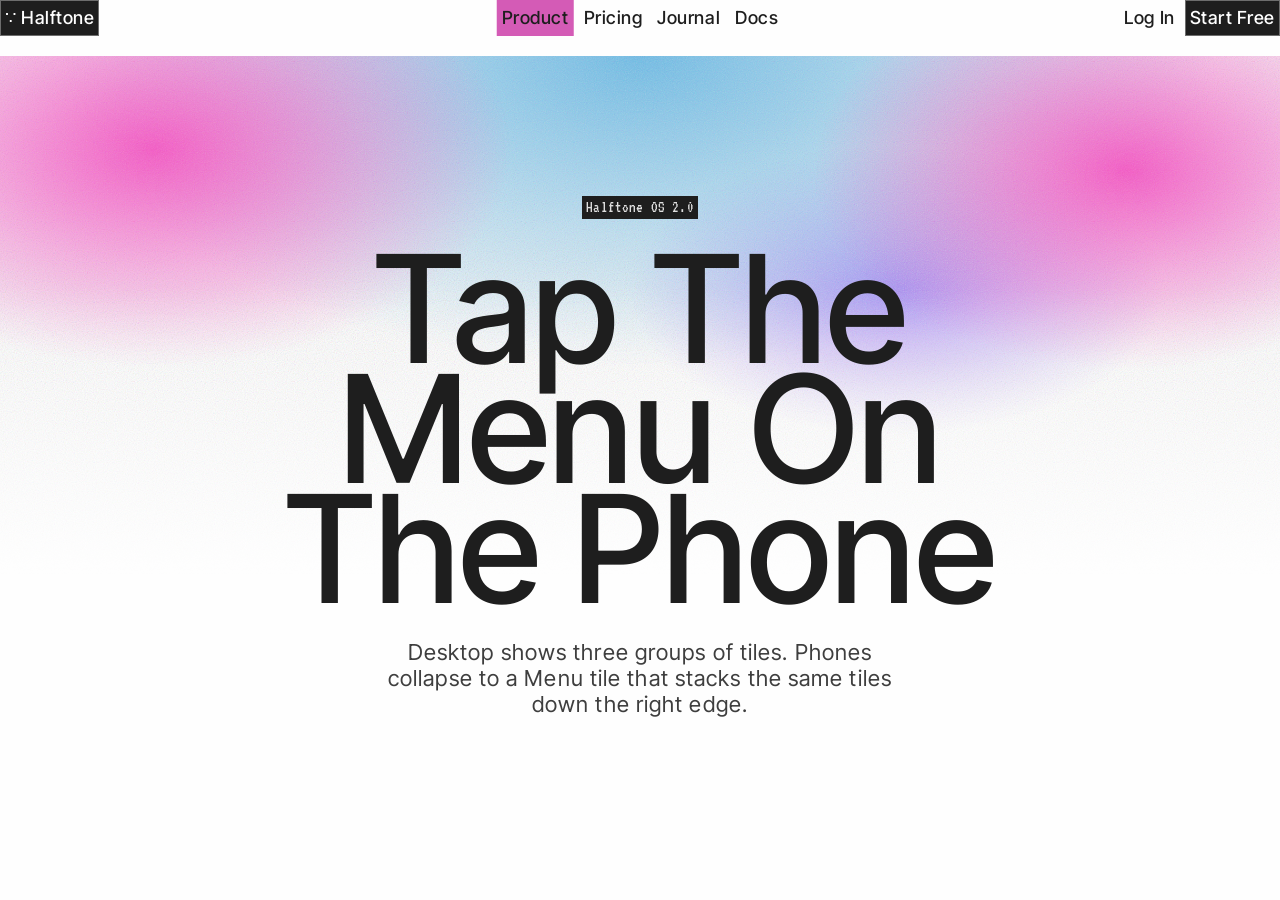
<file: m.html>
<!doctype html>
<html lang="en" data-scheme="paper" data-type="measured" data-motion="computed">
<head>
<meta charset="utf-8">
<meta name="viewport" content="width=device-width, initial-scale=1">
<title>Module — Taste Index</title>
<link rel="stylesheet" href="brand.css">
<style>body{min-height:100vh}.m{padding:80px var(--gutter)}@media(max-width:809px){.m{padding:50px 10px}}</style>
<style id="mcss"></style>
<script src="modules.js"></script>
</head>
<body>
<script>
  // Renders one module from modules.js: m.html?id=pricing&scheme=pink&type=wide&motion=snappy
  (() => {
    const q = new URLSearchParams(location.search);
    const list = window.TI_MODULES || [];
    const m = list.find((x) => x.id === q.get('id')) || list[0];
    for (const k of ['scheme', 'type', 'motion']) if (q.get(k)) document.documentElement.dataset[k] = q.get(k);
    document.title = m.name + ' — Taste Index';
    document.getElementById('mcss').textContent = m.css || '';
    document.body.innerHTML = m.html;
    const s = document.createElement('script'); s.src = 'brand.js'; document.body.append(s);
  })();
</script>
</body>
</html>
</file>
<file: brand.css>
/* ==========================================================================
   brand.css — Taste Index after typesafe.ai
   Measured from typesafe.ai on 2026-10-14 (home, /blog, the System One post,
   /enterprise, /contact, /legal/terms) with computed styles at 1440, 1100, 810, 390.

   Tags used in comments:
     [M] measured      — value read from getComputedStyle / stylesheet tokens
     [V] seen          — read off screenshots, not a single CSS value (images, SVG)
     [I] inferred      — not measurable, chosen to be consistent with [M]
     [X] extension     — not on the site; added so the system can go larger
   ========================================================================== */

/* Free fonts. The two commercial faces (Die Grotesk C, LisaTerminal Paper) sit first in
   the stacks below, so they render if they're installed; otherwise the free stand-ins load. */
@import url("https://fonts.googleapis.com/css2?family=Archivo:wdth,wght@62..125,100..900&family=Barlow+Condensed:wght@500;600;700&family=Fragment+Mono&family=Instrument+Serif:ital@0;1&family=Inter+Tight:ital,wght@0,400;0,500;0,700;1,400&family=JetBrains+Mono:wght@300;400&family=Pixelify+Sans:wght@400..700&family=Silkscreen&family=Space+Grotesk:wght@500;700&family=Space+Mono&family=VT323&display=swap");

/* --------------------------------------------------------------------------
   1. Raw palette  — every value here is [M] (Framer tokens + computed colours)
   -------------------------------------------------------------------------- */
:root {
  --ts-ink: #1e1e1e;            /* [M] headings, tiles, title bars, footer, dark pages   */
  --ts-ink-86: #1e1e1edb;       /* [M] body + h1 text on light pages (ink at 86%)       */
  --ts-paper: #fefefe;          /* [M] home page bg, nav tiles, text on dark            */
  --ts-white: #ffffff;          /* [M] window panels, buttons on dark                   */
  --ts-black: #000000;          /* [M] rare; default body colour                         */
  --ts-pink: #f386a1;           /* [M] feature sections, legal page bg, skip link       */
  --ts-magenta: #d45bb6;        /* [M] THE hover/active colour: tiles, links, chips      */
  --ts-hot: #e551ba;            /* [M] one-off: "Watch our launch video" pill            */
  --ts-sage: #abbab9;           /* [M] blog + article page bg                            */
  --ts-green: #03aa5c;          /* [M] savings bar, blog teaser section (at 74% alpha)   */
  --ts-green-74: #03aa5cbd;     /* [M] that section's fill; over paper it reads #44c086  */
  --ts-teal: #09aea1;           /* [M] defined token, not seen in use on sampled pages   */
  --ts-grey-1: #dedede;         /* [M] pixel text on ink tags, grey window panels        */
  --ts-grey-2: #c4c4c4;         /* [M] grey window frame                                 */
  --ts-grey-3: #858585e6;       /* [M] defined token                                     */
  --ts-banner: #161616;         /* [M] cookie banner                                     */
  --ts-banner-line: #555555;    /* [M] cookie banner border                              */
  --ts-rule: rgba(153,153,153,.25); /* [M] table rules                                    */
  --ts-fill: rgba(0,0,0,.10);   /* [M] inline code bg, small fills                        */
  --ts-th: rgba(153,153,153,.10);/* [M] table header fill                                 */
  --ts-btn-dark: rgba(171,186,185,.20); /* [M] contact-page option buttons on ink        */
}

/* --------------------------------------------------------------------------
   2. Schemes — semantic roles. Apply data-scheme on <html> or on ANY element.
   One page = one background. Labels on ink chips use the page bg colour ("knockout").
   -------------------------------------------------------------------------- */
:root, [data-scheme="paper"] {           /* [M] home page */
  --bg: var(--ts-paper); --fg: var(--ts-ink); --fg-soft: var(--ts-ink-86);
  --accent: var(--ts-magenta); --accent-fg: var(--ts-ink);
  --chip-bg: var(--ts-ink); --chip-fg: var(--ts-grey-1);
  --tile-bg: var(--ts-paper); --tile-fg: var(--ts-ink);
  --tile-ink-bg: var(--ts-ink); --tile-ink-fg: var(--ts-white);
  --win-frame: var(--ts-grey-2); --win-panel: var(--ts-white); --win-fg: var(--ts-ink);
  --dot: rgba(30,30,30,.55); --rule: var(--ts-ink);
  --cloud-a: #f05bc0; --cloud-b: #6fb7e0; --cloud-c: #a98cf0;   /* [V] hero cloud image */
}
[data-scheme="pink"] {                   /* [M] feature panels, /legal */
  --bg: var(--ts-pink); --fg: var(--ts-ink); --fg-soft: var(--ts-ink-86);
  --accent: var(--ts-magenta); --accent-fg: var(--ts-ink);
  --chip-bg: var(--ts-ink); --chip-fg: var(--ts-pink);
  --tile-bg: var(--ts-paper); --tile-fg: var(--ts-ink);
  --tile-ink-bg: var(--ts-ink); --tile-ink-fg: var(--ts-white);
  --win-frame: var(--ts-pink); --win-panel: var(--ts-white); --win-fg: var(--ts-ink);
  --dot: rgba(30,30,30,.6); --rule: var(--ts-ink);
  --cloud-a: #ff9fc0; --cloud-b: #f05bc0; --cloud-c: #ffd1de;
}
[data-scheme="sage"] {                   /* [M] /blog and articles */
  --bg: var(--ts-sage); --fg: var(--ts-ink); --fg-soft: var(--ts-ink-86);
  --accent: var(--ts-magenta); --accent-fg: var(--ts-ink);
  --chip-bg: var(--ts-ink); --chip-fg: var(--ts-sage);
  --tile-bg: var(--ts-paper); --tile-fg: var(--ts-ink);
  --tile-ink-bg: var(--ts-ink); --tile-ink-fg: var(--ts-white);
  --win-frame: var(--ts-grey-2); --win-panel: var(--ts-white); --win-fg: var(--ts-ink);
  --dot: rgba(30,30,30,.45); --rule: var(--ts-ink);
  --cloud-a: #cfdad9; --cloud-b: #8fa3a2; --cloud-c: #e9efee;
}
[data-scheme="night"] {                  /* [M] /contact, /enterprise, FAQ band */
  --bg: var(--ts-ink); --fg: var(--ts-paper); --fg-soft: rgba(254,254,254,.86);
  --accent: var(--ts-magenta); --accent-fg: var(--ts-ink);   /* [M] tiles keep ink text on magenta */
  --chip-bg: var(--ts-paper); --chip-fg: var(--ts-ink);             /* [I] inverted chip */
  --tile-bg: var(--ts-paper); --tile-fg: var(--ts-ink);
  --tile-ink-bg: var(--ts-ink); --tile-ink-fg: var(--ts-white);
  --win-frame: var(--ts-pink); --win-panel: var(--ts-pink); --win-fg: var(--ts-ink); /* [M] pink windows on ink */
  --dot: rgba(254,254,254,.35); --rule: var(--ts-paper);
  --cloud-a: #3a2a44; --cloud-b: #1f3346; --cloud-c: #4a2340;
}
[data-scheme="green"] {                  /* [M] blog teaser band (#03aa5c at 74% over paper) */
  --bg: #44c086; --fg: var(--ts-ink); --fg-soft: var(--ts-ink-86);
  --accent: var(--ts-magenta); --accent-fg: var(--ts-ink);
  --chip-bg: var(--ts-ink); --chip-fg: #44c086;
  --tile-bg: var(--ts-paper); --tile-fg: var(--ts-ink);
  --tile-ink-bg: var(--ts-ink); --tile-ink-fg: var(--ts-white);
  --win-frame: #44c086; --win-panel: var(--ts-white); --win-fg: var(--ts-ink);
  --dot: rgba(30,30,30,.5); --rule: var(--ts-ink);
  --cloud-a: #b7f0d2; --cloud-b: #03aa5c; --cloud-c: #e3fbef;
}
/* green: the site only uses it as a band; its hover colour is not measurable, so ink fills on hover [I] */
[data-scheme="green"] { --accent: var(--ts-ink); --accent-fg: #44c086; }

/* Shared defaults for every scheme (override per scheme below) */
:root, [data-scheme] { --link-hover: var(--accent); --blend: multiply; --is-dark: 0; }
/* chips whose bg is light (dark schemes) light up with an accent fill instead of accent text */
[data-scheme="night"], [data-scheme="signal"], [data-scheme="klein"], [data-scheme="forest"] { --chip-on-bg: var(--accent); --chip-on-fg: var(--accent-fg); }
[data-scheme="night"] { --blend: screen; --is-dark: 1; }

/* ---- [X] extension schemes: same roles, new hues. Not on the site. ----
   Rules kept: one bg, one fg, one accent used ONLY for pointer state, knockout chips,
   fg/bg ≥ 7:1, accent text ≥ 4.5:1. Contrast is read live on index.html. */
[data-scheme="signal"] {   /* black + yellow, after the AOI index hover */
  --bg: #0b0b0b; --fg: #f5f3ee; --fg-soft: rgba(245,243,238,.82);
  --accent: #f7d14b; --accent-fg: #0b0b0b; --link-hover: #f7d14b;
  --chip-bg: #f5f3ee; --chip-fg: #0b0b0b;
  --tile-bg: #f5f3ee; --tile-fg: #0b0b0b; --tile-ink-bg: #0b0b0b; --tile-ink-fg: #f5f3ee;
  --win-frame: #2a2a28; --win-panel: #161615; --win-fg: #f5f3ee;
  --dot: rgba(245,243,238,.28); --rule: #f5f3ee; --blend: screen; --is-dark: 1;
  --cloud-a: #3b3420; --cloud-b: #1d1d1b; --cloud-c: #5c4a12;
}
[data-scheme="klein"] {    /* ultramarine page, cream type, yellow pointer */
  --bg: #2433d6; --fg: #f4f1ea; --fg-soft: rgba(244,241,234,.86);
  --accent: #ffe14d; --accent-fg: #111; --link-hover: #ffe14d;
  --chip-bg: #f4f1ea; --chip-fg: #2433d6;
  --tile-bg: #f4f1ea; --tile-fg: #111; --tile-ink-bg: #111; --tile-ink-fg: #f4f1ea;
  --win-frame: #4f5be6; --win-panel: #f4f1ea; --win-fg: #111;
  --dot: rgba(244,241,234,.35); --rule: #f4f1ea; --blend: screen; --is-dark: 1;
  --cloud-a: #6f7cff; --cloud-b: #0f1a8a; --cloud-c: #b9c0ff;
}
[data-scheme="tomato"] {   /* poster red, ink pointer */
  --bg: #ff5a36; --fg: #1a1a1a; --fg-soft: rgba(26,26,26,.88);
  --accent: #1a1a1a; --accent-fg: #ff5a36; --link-hover: #1a1a1a;
  --chip-bg: #1a1a1a; --chip-fg: #ff5a36;
  --tile-bg: #fff4ee; --tile-fg: #1a1a1a; --tile-ink-bg: #1a1a1a; --tile-ink-fg: #fff4ee;
  --win-frame: #ff8a6e; --win-panel: #fff4ee; --win-fg: #1a1a1a;
  --dot: rgba(26,26,26,.45); --rule: #1a1a1a;
  --cloud-a: #ffb199; --cloud-b: #ff2e00; --cloud-c: #ffd2c4;
}
[data-scheme="forest"] {   /* deep green, lime pointer */
  --bg: #11382a; --fg: #e9efe4; --fg-soft: rgba(233,239,228,.84);
  --accent: #c6f432; --accent-fg: #11382a; --link-hover: #c6f432;
  --chip-bg: #e9efe4; --chip-fg: #11382a;
  --tile-bg: #e9efe4; --tile-fg: #11382a; --tile-ink-bg: #0a241b; --tile-ink-fg: #e9efe4;
  --win-frame: #2b5a47; --win-panel: #e9efe4; --win-fg: #11382a;
  --dot: rgba(233,239,228,.3); --rule: #e9efe4; --blend: screen; --is-dark: 1;
  --cloud-a: #2f6b52; --cloud-b: #0a241b; --cloud-c: #6f9c3a;
}
[data-scheme="lilac"] {    /* soft violet page, ink pointer */
  --bg: #cbbcf3; --fg: #1b1530; --fg-soft: rgba(27,21,48,.86);
  --accent: #1b1530; --accent-fg: #cbbcf3; --link-hover: #1b1530;
  --chip-bg: #1b1530; --chip-fg: #cbbcf3;
  --tile-bg: #f6f2ff; --tile-fg: #1b1530; --tile-ink-bg: #1b1530; --tile-ink-fg: #f6f2ff;
  --win-frame: #ad98ea; --win-panel: #f6f2ff; --win-fg: #1b1530;
  --dot: rgba(27,21,48,.4); --rule: #1b1530;
  --cloud-a: #f0b8e8; --cloud-b: #8f74e6; --cloud-c: #e6dcff;
}
[data-scheme="butter"] {   /* warm yellow page, cobalt pointer */
  --bg: #f5e6a3; --fg: #1d1d1b; --fg-soft: rgba(29,29,27,.86);
  --accent: #2747ff; --accent-fg: #f5f3ee; --link-hover: #2747ff;
  --chip-bg: #1d1d1b; --chip-fg: #f5e6a3;
  --tile-bg: #fffbea; --tile-fg: #1d1d1b; --tile-ink-bg: #1d1d1b; --tile-ink-fg: #fffbea;
  --win-frame: #e6d27a; --win-panel: #fffbea; --win-fg: #1d1d1b;
  --dot: rgba(29,29,27,.45); --rule: #1d1d1b;
  --cloud-a: #ffd45e; --cloud-b: #9fb4ff; --cloud-c: #fff3c4;
}
[data-scheme="concrete"] { /* cool grey, signal-orange pointer */
  --bg: #d8d8d3; --fg: #161616; --fg-soft: rgba(22,22,22,.86);
  --accent: #ff4a1c; --accent-fg: #161616; --link-hover: #b8330f;
  --chip-bg: #161616; --chip-fg: #d8d8d3;
  --tile-bg: #f2f2ee; --tile-fg: #161616; --tile-ink-bg: #161616; --tile-ink-fg: #f2f2ee;
  --win-frame: #bdbdb7; --win-panel: #f2f2ee; --win-fg: #161616;
  --dot: rgba(22,22,22,.45); --rule: #161616;
  --cloud-a: #ff8a63; --cloud-b: #a9a9a3; --cloud-c: #efefea;
}
[data-scheme="mono"] {     /* pure black on white; hover inverts */
  --bg: #ffffff; --fg: #000000; --fg-soft: #000000;
  --accent: #000000; --accent-fg: #ffffff; --link-hover: #000000;
  --chip-bg: #000000; --chip-fg: #ffffff;
  --tile-bg: #ffffff; --tile-fg: #000000; --tile-ink-bg: #000000; --tile-ink-fg: #ffffff;
  --win-frame: #ffffff; --win-panel: #ffffff; --win-fg: #000000;
  --dot: rgba(0,0,0,.5); --rule: #000000;
  --cloud-a: #d9d9d9; --cloud-b: #bdbdbd; --cloud-c: #efefef;
}
[data-scheme="mono"] .ts-tile { box-shadow: inset 0 0 0 1px #000; }

/* --------------------------------------------------------------------------
   3. Type
   -------------------------------------------------------------------------- */
:root, [data-type="measured"] {
  /* [M] families; free stand-ins after the commercial name */
  --font-display: "Die Grotesk C Medium", "Inter Tight", "Helvetica Neue", Arial, sans-serif;
  --font-text: "Die Grotesk C Regular", "Inter Tight", "Helvetica Neue", Arial, sans-serif;
  --font-pixel: "LisaTerminal Paper 2X3Y Medium", "VT323", ui-monospace, monospace;
  --font-mono: "JetBrains Mono", ui-monospace, monospace;            /* [M] free */
  --font-code: "Fragment Mono", ui-monospace, monospace;             /* [M] free */
  --display-weight: 500; --display-stretch: 100%; --display-style: normal;
  --display-track: 0em;          /* [M] letter-spacing: normal on h1/h2 */
  --display-lh: .8;              /* [M] 120/150, 75.2/94, 43.2/54 */
  --pixel-k: 1.18;               /* [I] VT323 draws ~15% smaller than LisaTerminal; set 1 if you own LisaTerminal */
  --mono-weight: 300;            /* [M] */
}
/* ---- [X] extension type presets: same roles, different voices ---- */
[data-type="space"] {
  --font-display: "Space Grotesk", sans-serif; --font-text: "Space Grotesk", sans-serif;
  --font-pixel: "Space Mono", monospace; --font-mono: "Space Mono", monospace;
  --display-weight: 500; --display-track: -.035em; --display-lh: .84; --pixel-k: .82; --mono-weight: 400;
}
[data-type="editorial"] {
  --font-display: "Instrument Serif", Georgia, serif; --font-text: "Inter Tight", sans-serif;
  --font-pixel: "Silkscreen", monospace; --font-mono: "JetBrains Mono", monospace;
  --display-weight: 400; --display-style: normal; --display-track: -.02em; --display-lh: .86; --pixel-k: .72; --mono-weight: 300;
}
[data-type="wide"] {
  --font-display: "Archivo", sans-serif; --font-text: "Archivo", sans-serif;
  --font-pixel: "Pixelify Sans", monospace; --font-mono: "JetBrains Mono", monospace;
  --display-weight: 700; --display-stretch: 125%; --display-track: -.03em; --display-lh: .84; --pixel-k: .9; --mono-weight: 300;
}
[data-type="condensed"] {
  --font-display: "Barlow Condensed", sans-serif; --font-text: "Inter Tight", sans-serif;
  --font-pixel: "VT323", monospace; --font-mono: "JetBrains Mono", monospace;
  --display-weight: 600; --display-track: -.01em; --display-lh: .82; --pixel-k: 1.18; --mono-weight: 300;
}

:root {
  /* [M] type scale. Framer breakpoints: >=1200 desktop, 810-1199 tablet, <810 phone */
  --fs-hero: 150px;      /* h1 (54 phone, 94 tablet)                          */
  --fs-h2: 64px;         /* section heading (33 phone, 41 tablet)             */
  --fs-link-xl: 64px;    /* "Create Account" link-headings (28 phone)         */
  --fs-h-card: 48px;     /* featured post title                                */
  --fs-h-list: 30px;     /* post list titles, lh .9, +0.02em                   */
  --fs-h3: 26px;         /* article h3, lh 1.2 (22 phone)                     */
  --fs-lead: 22px;       /* lead paragraph, lh 1.2, +0.05em                    */
  --fs-h4: 22px;         /* lh 1.4                                             */
  --fs-nav: 18px;        /* nav tiles, lh 1, +0.03em                           */
  --fs-body: 17px;       /* body, lh 1.2, +0.05em — same at every width        */
  --fs-h5: 16px;         /* lh 1, -0.02em                                      */
  --fs-small: 15px;      /* footer, lh 1.2, +0.05em                            */
  --fs-mono: 13px;       /* FAQ questions, lh 1.2, +0.05em, weight 300        */
  --fs-mono-s: 12px;     /* labels / glyphs, +0.05em                           */
  --fs-mono-xs: 10px;    /* base64 strings, [b.64] labels                      */
  --fs-pixel-xl: 36px; --fs-pixel-l: 28px; --fs-pixel: 18px; --fs-pixel-s: 14px; /* [M] pixel sizes, lh 1, +0.01em */
  --fs-mega: clamp(96px, 19vw, 360px);   /* [X] marquee / horizontal-scroll type */

  /* [M] spacing actually used (px): 3 4 5 10 20 30 40 50 60 100 200 */
  --s-1: 3px; --s-2: 5px; --s-3: 10px; --s-4: 20px; --s-5: 30px; --s-6: 50px; --s-7: 100px; --s-8: 200px;
  --frame: 1240px;       /* [M] content frame at 1440 */
  --gutter: 100px;       /* [M] desktop side margin; 10px phone [M]; 30px tablet [I] */
  --radius: 0px;         /* [M] everything is square; only code 6px, tables 8px */
  --tile-h: 36px;        /* [M] nav tile height */

  /* [M] motion */
  --ease-ts: cubic-bezier(.12,.23,.5,1);  /* Framer link transition */
  --dur-link: .5s;
  --dur-swap: 0s;                         /* tiles, menu, dropdown: instant */
  /* [X] from Shipped, used only by the extension menus */
  --ease-fold: cubic-bezier(.76,0,.24,1);
  --ease-rise: cubic-bezier(.2,.8,.2,1);
}
@media (max-width: 1199px) { :root { --fs-hero: 94px; --fs-h2: 41px; --gutter: 30px; } }
@media (max-width: 809px)  { :root { --fs-hero: 54px; --fs-h2: 33px; --fs-link-xl: 28px; --fs-h-card: 30px; --fs-h3: 22px; --gutter: 10px; } }

/* --------------------------------------------------------------------------
   4. Base
   -------------------------------------------------------------------------- */
*, *::before, *::after { box-sizing: border-box; }
html { -webkit-text-size-adjust: 100%; }
body {
  margin: 0; background: var(--bg); color: var(--fg-soft);
  font: 400 var(--fs-body)/1.2 var(--font-text); letter-spacing: .05em;
  -webkit-font-smoothing: antialiased; -moz-osx-font-smoothing: grayscale;   /* [M] antialiased */
  overflow-x: clip;
}
[data-scheme] { background: var(--bg); color: var(--fg-soft); }
img, svg, canvas, video { display: block; max-width: 100%; }
::selection { background: var(--accent); color: var(--accent-fg); }   /* [I] */
:focus-visible { outline: 2px solid var(--accent); outline-offset: 2px; } /* [I] */

.ts-wrap { width: min(var(--frame), 100% - 2 * var(--gutter)); margin-inline: auto; }

/* Type roles */
.ts-hero, .ts-h2, .ts-h-card, .ts-h-list, .ts-h3, .ts-h4, .ts-h5, .ts-mega {
  font-family: var(--font-display); font-weight: var(--display-weight); font-stretch: var(--display-stretch);
  font-style: var(--display-style); color: var(--fg); margin: 0; text-wrap: balance;
}
.ts-hero { font-size: var(--fs-hero); line-height: var(--display-lh); letter-spacing: var(--display-track); text-transform: capitalize; }
.ts-h2 { font-size: var(--fs-h2); line-height: .9; letter-spacing: var(--display-track); text-transform: capitalize; }
.ts-h-card { font-size: var(--fs-h-card); line-height: .9; text-transform: capitalize; }
.ts-h-list { font-size: var(--fs-h-list); line-height: .9; letter-spacing: .02em; text-transform: capitalize; }
.ts-h3 { font-size: var(--fs-h3); line-height: 1.2; }
.ts-h4 { font-size: var(--fs-h4); line-height: 1.4; }
.ts-h5 { font-size: var(--fs-h5); line-height: 1; letter-spacing: -.02em; }
.ts-mega { font-size: var(--fs-mega); line-height: var(--display-lh); letter-spacing: var(--display-track); text-transform: capitalize; white-space: nowrap; }
.ts-lead { font: 400 var(--fs-lead)/1.2 var(--font-text); letter-spacing: .05em; color: var(--fg-soft); }
.ts-body { font: 400 var(--fs-body)/1.2 var(--font-text); letter-spacing: .05em; color: var(--fg-soft); }
.ts-body strong, .ts-body b { font-weight: 700; }  /* [M] faux-bold of the Regular face on site */
.ts-small { font: 400 var(--fs-small)/1.2 var(--font-text); letter-spacing: .05em; }
.ts-mono { font: var(--mono-weight) var(--fs-mono)/1.2 var(--font-mono); letter-spacing: .05em; text-transform: capitalize; }
.ts-mono-s { font: var(--mono-weight) var(--fs-mono-s)/1.2 var(--font-mono); letter-spacing: .05em; text-transform: capitalize; }
.ts-mono-xs { font: var(--mono-weight) var(--fs-mono-xs)/1.2 var(--font-mono); letter-spacing: .05em; }
.ts-pixel { font: 500 calc(var(--fs-pixel) * var(--pixel-k))/1 var(--font-pixel); letter-spacing: .01em; }
.ts-pixel-s { font: 500 calc(var(--fs-pixel-s) * var(--pixel-k))/1 var(--font-pixel); letter-spacing: .01em; }
.ts-pixel-l { font: 500 calc(var(--fs-pixel-l) * var(--pixel-k))/1 var(--font-pixel); letter-spacing: .01em; }
.ts-pixel-xl { font: 500 calc(var(--fs-pixel-xl) * var(--pixel-k))/1 var(--font-pixel); letter-spacing: .01em; }
code, .ts-code { font: 400 .94em/1.2 var(--font-code); background: var(--ts-fill); border-radius: 6px; padding: .1em .3em; color: #333; } /* [M] */
[data-scheme="night"] code, [data-scheme="signal"] code, [data-scheme="klein"] code, [data-scheme="forest"] code { color: var(--fg); background: rgba(255,255,255,.1); }

/* --------------------------------------------------------------------------
   5. Components
   -------------------------------------------------------------------------- */

/* Nav tile [M] — 36px tall, 0 5px padding, 18/18 display, +0.03em, capitalize.
   Hover = magenta bg, instant (transition: all 0s). */
.ts-tile {
  display: inline-flex; align-items: center; gap: 6px; height: var(--tile-h); padding: 0 5px;
  background: var(--tile-bg); color: var(--tile-fg); border: 0; border-radius: 0;
  font: var(--display-weight) var(--fs-nav)/1 var(--font-display); font-stretch: var(--display-stretch);
  letter-spacing: .03em; text-transform: capitalize; text-decoration: none; cursor: pointer; white-space: nowrap;
  transition: background-color var(--dur-swap), color var(--dur-swap);
}
.ts-tile:hover, .ts-tile[aria-expanded="true"], .ts-tile[aria-current="page"] { background: var(--accent); color: var(--accent-fg); }
.ts-tile--ink { background: var(--tile-ink-bg); color: var(--tile-ink-fg); }
.ts-tile--accent { background: var(--accent); color: var(--accent-fg); }           /* [M] "Contact Sales" in phone menu */
.ts-tile svg { width: 18px; height: 18px; flex: none; }
.ts-nocap { text-transform: none; }                                              /* file names, units: "DESIGN.md", "ms" */
/* [I] fixed UI floats over every page colour; a hairline keeps ink tiles visible on ink pages */
.ts-nav .ts-tile--ink, .ts-float .ts-tile--ink { box-shadow: inset 0 0 0 1px rgba(254,254,254,.35); }

/* Nav bar [M] — tiles flush to the top edge, three groups, 5px gaps, no bar background. */
.ts-nav { position: fixed; inset: 0 0 auto 0; z-index: 50; display: flex; justify-content: space-between; align-items: flex-start; pointer-events: none; }
.ts-nav > * { pointer-events: auto; }
.ts-nav__group { display: flex; gap: 5px; align-items: flex-start; }
.ts-nav__center { position: absolute; left: 50%; transform: translateX(-50%); }
.ts-menu-btn { display: none; }
@media (max-width: 809px) {
  .ts-nav__center, .ts-nav .ts-hide-phone { display: none; }
  .ts-menu-btn { display: inline-flex; }
}

/* Dropdown [M] — tiles stacked under the trigger, chevron flips, instant. */
.ts-dd { position: relative; }
.ts-dd__chev { transition: transform var(--dur-swap); }
.ts-dd [aria-expanded="true"] .ts-dd__chev { transform: rotate(180deg); }
.ts-dd__menu { position: absolute; top: calc(var(--tile-h) + 5px); left: 0; display: none; flex-direction: column; gap: 5px; min-width: 100%; }
.ts-dd__menu .ts-tile { justify-content: center; height: 37px; }
.ts-dd.is-open .ts-dd__menu { display: flex; }

/* Text link [M] — colour eases to magenta over .5s. */
.ts-link { color: inherit; text-decoration: underline; text-underline-offset: .18em; text-decoration-thickness: 1px;
  transition: color var(--dur-link) var(--ease-ts), text-decoration-color var(--dur-link) var(--ease-ts); }
.ts-link:hover { color: var(--link-hover); }

/* Link-heading [M] — h2-size words with a 4px ink bar 5px below. */
.ts-link-xl { display: inline-flex; flex-direction: column; gap: 5px; color: var(--fg); text-decoration: none;
  font: var(--display-weight) var(--fs-link-xl)/.9 var(--font-display); font-stretch: var(--display-stretch);
  letter-spacing: var(--display-track); text-transform: capitalize; transition: color var(--dur-link) var(--ease-ts); }
.ts-link-xl::after { content: ""; height: 4px; background: currentColor; }   /* [I] bar follows text colour */
.ts-link-xl:hover { color: var(--link-hover); }
@media (max-width: 809px) { .ts-link-xl::after { height: 2px; } }

/* Tag [M] — pixel font on an ink block; text takes the page colour (knockout). */
.ts-tag { display: inline-block; padding: 3px 4px 3px 4px; background: var(--chip-bg); color: var(--chip-fg);
  font: 500 calc(var(--fs-pixel-s) * var(--pixel-k))/1 var(--font-pixel); letter-spacing: .01em; white-space: nowrap; }
.ts-tag--l { font-size: calc(var(--fs-pixel-l) * var(--pixel-k)); padding: 2px 3px; }

/* Filter chip [M] — like a tag, active one turns its text magenta. */
.ts-chip { appearance: none; border: 0; cursor: pointer; padding: 3px 4px; background: var(--chip-bg); color: var(--chip-fg);
  font: 500 calc(16px * var(--pixel-k))/1 var(--font-pixel); letter-spacing: .01em; transition: color var(--dur-link) var(--ease-ts); }
.ts-chip:hover, .ts-chip[aria-pressed="true"] { background: var(--chip-on-bg, var(--chip-bg)); color: var(--chip-on-fg, var(--link-hover)); }

/* Buttons [M] — small paper button ("Contact Us", "Talk To Sales") and wide option buttons on ink. */
.ts-btn { display: inline-flex; align-items: center; justify-content: center; gap: 8px; min-height: 30px; padding: 6px 6px;
  background: var(--ts-white); color: var(--ts-ink); border: 0; border-radius: 0; cursor: pointer; text-decoration: none;
  font: 500 15px/1 var(--font-display); letter-spacing: .03em; text-transform: capitalize; transition: background-color var(--dur-swap); }
.ts-btn:hover { background: var(--accent); color: var(--accent-fg); }
.ts-btn--wide { width: min(400px, 100%); height: 60px; background: var(--ts-btn-dark); color: var(--ts-white); font: 400 17px/1.2 var(--font-text); letter-spacing: .05em; text-transform: none; }

/* Window [M structure, V outlines] — ink title bar (20px, pad 1 0 1 4, pixel 18 in page colour),
   3px frame, white panel. The 1px outlines are drawn, not borders. */
.ts-window { display: inline-flex; flex-direction: column; color: var(--win-fg); box-shadow: 0 0 0 1px var(--fg); background: var(--win-frame); max-width: 100%; }
.ts-window__bar { display: flex; align-items: center; justify-content: space-between; gap: 10px; min-height: 20px; padding: 1px 4px 1px 4px;
  background: var(--chip-bg); color: var(--chip-fg); font: 500 calc(var(--fs-pixel) * var(--pixel-k))/1 var(--font-pixel); letter-spacing: .01em; white-space: nowrap; overflow: hidden; }
.ts-window__body { padding: 0 3px 3px; display: flex; flex-direction: column; gap: 3px; }
.ts-window__panel { background: var(--win-panel); color: var(--win-fg); box-shadow: inset 0 0 0 1px var(--fg); padding: 6px 8px 8px; }
.ts-window--flat .ts-window__panel { background: transparent; }
.ts-window--grey .ts-window__body { background: var(--ts-grey-1); }
.ts-window--grey .ts-window__panel { background: var(--ts-grey-1); }
.ts-window .ts-pixel, .ts-window__panel { font-family: var(--font-pixel); }
.ts-window__panel { font-size: calc(var(--fs-pixel) * var(--pixel-k)); line-height: 1.05; letter-spacing: .01em; }

/* Announcement [M] — grey window, centred pixel copy, underlined pixel link. */
.ts-announce { width: min(364px, 100%); text-align: center; }
.ts-announce .ts-window__panel { padding: 10px 16px 12px; display: grid; gap: 14px; }

/* Readout block [M] — pixel value knocked out of ink inside a panel (e.g. "$0.39", "88%"). */
.ts-readout { display: inline-block; background: var(--ts-ink); color: var(--ts-grey-1); padding: 0 4px; font: 500 calc(var(--fs-pixel-xl) * var(--pixel-k))/1 var(--font-pixel); }
.ts-readout--green { background: var(--ts-green); color: var(--ts-ink); }

/* Dot field [V] — fine dot grid used behind windows. */
.ts-dots { background-image: radial-gradient(circle at center, var(--dot) 0 1px, transparent 1.2px); background-size: 6px 6px; }

/* Crop marks [M] — 10px L-marks, 1.2px stroke, at the corners of every section frame. */
.ts-crop { position: relative; }
.ts-crop::before { content: ""; position: absolute; inset: 0; pointer-events: none; --c: var(--fg); --l: 10px; --w: 1.2px;
  background:
    linear-gradient(var(--c),var(--c)) 0 0 / var(--l) var(--w) no-repeat, linear-gradient(var(--c),var(--c)) 0 0 / var(--w) var(--l) no-repeat,
    linear-gradient(var(--c),var(--c)) 100% 0 / var(--l) var(--w) no-repeat, linear-gradient(var(--c),var(--c)) 100% 0 / var(--w) var(--l) no-repeat,
    linear-gradient(var(--c),var(--c)) 0 100% / var(--l) var(--w) no-repeat, linear-gradient(var(--c),var(--c)) 0 100% / var(--w) var(--l) no-repeat,
    linear-gradient(var(--c),var(--c)) 100% 100% / var(--l) var(--w) no-repeat, linear-gradient(var(--c),var(--c)) 100% 100% / var(--w) var(--l) no-repeat; }

/* Left rule [M] — 1px rule down the left of article columns, FAQ and post lists (dashed in lists [V]). */
.ts-rule-l { border-left: 1px solid var(--rule); padding-left: 9px; }
.ts-rule-l--dash { border-left-style: dashed; }

/* Leader [M] — "Introducing Jev ........ Intelligence beyond chat" */
.ts-leader { display: flex; align-items: baseline; gap: 4px; font: 500 var(--fs-body)/1.2 var(--font-display); letter-spacing: .05em; color: var(--fg); }
.ts-leader i { flex: 1; min-width: 2ch; border-bottom: 2px dotted currentColor; transform: translateY(-.25em); }

/* Base64 rail [M] — the headline re-encoded in base64, 10px mono, running vertically. */
.ts-b64 { writing-mode: vertical-rl; transform: rotate(180deg); font: var(--mono-weight) var(--fs-mono-xs)/1 var(--font-mono); letter-spacing: .05em; color: var(--fg); opacity: .9; overflow: hidden; white-space: nowrap; max-height: 100%; }
.ts-b64-block { font: var(--mono-weight) var(--fs-mono-xs)/1.2 var(--font-mono); letter-spacing: .05em; word-break: break-all; color: var(--fg); }

/* Stat [M] — big number + small caption ("$42 / Per billion input tokens") */
.ts-stat { display: grid; gap: 6px; }
.ts-stat__n { font: var(--display-weight) var(--fs-h2)/.9 var(--font-display); font-stretch: var(--display-stretch); color: var(--fg); letter-spacing: var(--display-track); }
.ts-stat__c { font: 400 13px/1.2 var(--font-text); letter-spacing: .05em; color: var(--fg-soft); }

/* FAQ [M] — mono 13/300 questions, capitalize, chevron in a 1px box, dashed left rule. */
.ts-faq { border-left: 1px dashed var(--rule); }
.ts-faq details { padding: 14px 0 14px 10px; }
.ts-faq summary { list-style: none; display: flex; justify-content: space-between; gap: 20px; cursor: pointer;
  font: var(--mono-weight) var(--fs-mono)/1.2 var(--font-mono); letter-spacing: .05em; text-transform: capitalize; color: var(--fg); }
.ts-faq summary::-webkit-details-marker { display: none; }
.ts-faq summary::after { content: ""; flex: none; width: 11px; height: 11px; box-shadow: inset 0 0 0 1px currentColor;
  background: linear-gradient(currentColor,currentColor) 50% 50%/5px 1px no-repeat, linear-gradient(currentColor,currentColor) 50% 50%/1px 5px no-repeat; }
.ts-faq details[open] summary::after { background: linear-gradient(currentColor,currentColor) 50% 50%/5px 1px no-repeat; }
.ts-faq details > div { padding-top: 14px; max-width: 560px; }

/* Post list item [M] — tag, 30px title, excerpt; hover turns the whole item magenta. */
.ts-post { display: grid; gap: 8px; color: var(--fg-soft); text-decoration: none; transition: color var(--dur-link) var(--ease-ts); }
.ts-post .ts-h-list { color: inherit; }
.ts-post:hover { color: var(--link-hover); }

/* Table [M] — 1px rgba rules, 8px radius (one of only two radii on the site). */
.ts-table { width: 100%; border-collapse: separate; border-spacing: 0; border: 1px solid var(--ts-rule); border-radius: 8px; overflow: hidden; font: 400 15px/1.3 var(--font-text); letter-spacing: .03em; }
.ts-table th, .ts-table td { padding: 10px 12px; border-bottom: 1px solid var(--ts-rule); text-align: left; vertical-align: top; }
.ts-table th { background: var(--ts-th); font-weight: 700; }
.ts-table tr:last-child td { border-bottom: 0; }

/* Table scroller [I] — tables never widen the page on phones */
.ts-table-scroll { overflow-x: auto; max-width: 100%; }
.ts-table-scroll .ts-table { min-width: 520px; }

/* Footer [M] — ink bar, 15px regular text, links spread across. */
.ts-footer { background: var(--ts-ink); color: var(--ts-paper); display: flex; flex-wrap: wrap; justify-content: space-between; gap: 10px 30px; padding: 14px 10px;
  font: 400 var(--fs-small)/1.2 var(--font-text); letter-spacing: .05em; }
.ts-footer a { color: inherit; text-decoration: none; transition: color var(--dur-link) var(--ease-ts); }
.ts-footer a:hover { color: var(--ts-magenta); }
.ts-footer nav { display: flex; flex-wrap: wrap; gap: 6px 18px; }

/* Banner [M] — the only shadow on the site. */
.ts-banner { background: var(--ts-banner); color: #fff; border: 1px solid var(--ts-banner-line); box-shadow: 0 8px 24px rgba(0,0,0,.533);
  padding: 20px; display: flex; flex-wrap: wrap; gap: 16px; align-items: center; justify-content: space-between; font: 400 14px/1.5 system-ui, sans-serif; }
.ts-banner .b { padding: 12px 16px; border: 1px solid #fff; background: transparent; color: #fff; font: inherit; cursor: pointer; }
.ts-banner .b--fill { background: #fff; color: #161616; }

/* Panel [M] — full-bleed coloured band with a dotted, cropped frame inside. */
.ts-panel { padding: 30px 10px; }
.ts-panel__frame { width: min(var(--frame), 100%); margin-inline: auto; position: relative; }
@media (max-width: 809px) { .ts-panel { padding: 5px 5px 0; } }

/* Hero cloud [V→I] — the site uses a grainy pastel cloud photo. This is a CSS stand-in. */
.ts-cloud { position: relative; isolation: isolate; }
.ts-cloud::before { content: ""; position: absolute; inset: 0 0 auto; height: min(560px, 70%); z-index: -1;
  background:
    radial-gradient(40% 60% at 12% 18%, var(--cloud-a), transparent 70%),
    radial-gradient(35% 55% at 88% 22%, var(--cloud-a), transparent 70%),
    radial-gradient(60% 80% at 50% 0%, var(--cloud-b), transparent 75%),
    radial-gradient(30% 40% at 70% 45%, var(--cloud-c), transparent 70%);
  -webkit-mask: linear-gradient(#000 45%, transparent); mask: linear-gradient(#000 45%, transparent); }
.ts-cloud::after { content: ""; position: absolute; inset: 0 0 auto; height: min(560px, 70%); z-index: -1; opacity: .35; mix-blend-mode: overlay; pointer-events: none;
  background-image: url("data:image/svg+xml,%3Csvg xmlns='http://www.w3.org/2000/svg' width='160' height='160'%3E%3Cfilter id='n'%3E%3CfeTurbulence type='fractalNoise' baseFrequency='.9' numOctaves='2' stitchTiles='stitch'/%3E%3C/filter%3E%3Crect width='100%25' height='100%25' filter='url(%23n)'/%3E%3C/svg%3E");
  -webkit-mask: linear-gradient(#000 45%, transparent); mask: linear-gradient(#000 45%, transparent); }

/* Computational loops [M] — blink (2s linear infinite) and race bars (linear). */
@keyframes ts-blink { 0%, 49% { opacity: 1; } 50%, 100% { opacity: 0; } }
.ts-blink { animation: ts-blink 2s steps(1, end) infinite; }
@keyframes ts-race { from { transform: translateX(0); } to { transform: translateX(var(--to, 200px)); } }
.ts-race { animation: ts-race var(--d, 18.248s) linear infinite; }

/* ==========================================================================
   [X] EXTENSIONS — built to go larger. Not on typesafe.ai.
   ========================================================================== */

/* Marquee: giant display type looping sideways. Static default = a clipped line of type. */
.x-marquee { overflow: hidden; color: var(--fg); padding-block: .04em; }
.x-marquee__track { display: flex; width: max-content; gap: .3em; align-items: center; }
.x-marquee.is-live .x-marquee__track { animation: x-marquee var(--x-dur, 30s) linear infinite; animation-direction: var(--x-dir, normal); }
.x-marquee:hover .x-marquee__track { animation-play-state: paused; }
.x-marquee__sep { font: 500 calc(.3em * var(--pixel-k)) / 1 var(--font-pixel); align-self: center; }
.x-marquee .is-outline { color: transparent; -webkit-text-stroke: max(1px, .012em) var(--fg); }
@keyframes x-marquee { to { transform: translateX(-50%); } }

/* Horizontal scroll: vertical scroll moves a giant line sideways. Static default = swipeable row. */
.x-hscroll__sticky { overflow-x: auto; overflow-y: hidden; scrollbar-width: none; }
.x-hscroll__sticky::-webkit-scrollbar { display: none; }
.x-hscroll__track { display: flex; gap: 40px; width: max-content; padding-inline: var(--gutter); align-items: center; }
.x-hscroll.is-pinned .x-hscroll__sticky { position: sticky; top: 0; height: 100vh; overflow: hidden; display: flex; align-items: center; }
.x-hscroll.is-pinned .x-hscroll__track { will-change: transform; }

/* Scramble: text resolves through base64 glyphs on hover / reveal. */
.x-scramble { font-variant-ligatures: none; }

/* Dither canvas (1-bit spheres) */
.x-dither { image-rendering: pixelated; }

/* Phone menu — three modes. Root gets data-mm-mode = tiles | iris | window. */
.x-mm { position: relative; }
.x-mm__panel { display: none; }
/* tiles [M]: stacked right-aligned tiles, instant */
[data-mm-mode="tiles"] .x-mm__panel { position: absolute; right: 0; top: calc(var(--tile-h) + 4px); display: none; flex-direction: column; align-items: flex-end; gap: 3px; z-index: 60; }
[data-mm-mode="tiles"].is-open .x-mm__panel { display: flex; }
[data-mm-mode="tiles"] .x-mm__panel a { height: 36px; }
[data-mm-mode="tiles"] .x-mm__panel a:last-child { background: var(--accent); color: var(--accent-fg); }
/* iris [X from Shipped mobile-menu.js]: full-screen panel unfolds as a circle from the Menu tile */
[data-mm-mode="iris"] .x-mm__panel { position: fixed; inset: 0; z-index: 55; display: flex; flex-direction: column; justify-content: flex-end; padding: 80px 10px 24px;
  background: var(--fg); color: var(--bg); clip-path: circle(0px at var(--mm-x, 90%) var(--mm-y, 18px)); transition: clip-path .75s var(--ease-fold); pointer-events: none; }
[data-mm-mode="iris"].is-open .x-mm__panel { clip-path: circle(160vmax at var(--mm-x, 90%) var(--mm-y, 18px)); pointer-events: auto; }
[data-mm-mode="iris"] .x-mm__panel a { display: flex; align-items: baseline; gap: 10px; padding: 6px 0; height: auto; background: transparent; white-space: normal; border-bottom: 1px solid color-mix(in srgb, currentColor 25%, transparent);
  color: inherit; text-decoration: none; font: var(--display-weight) clamp(40px, 12vw, 72px)/1 var(--font-display); font-stretch: var(--display-stretch); letter-spacing: var(--display-track); text-transform: capitalize;
  opacity: 0; transform: translateY(28px); transition: opacity .2s, transform .3s; }
[data-mm-mode="iris"] .x-mm__panel a::before { content: attr(data-n); font: 500 calc(14px * var(--pixel-k))/1 var(--font-pixel); letter-spacing: .01em; }
[data-mm-mode="iris"].is-open .x-mm__panel a { opacity: 1; transform: none; transition: opacity .4s, transform .8s var(--ease-rise); transition-delay: calc(.28s + var(--i) * .06s); }
[data-mm-mode="iris"] .x-mm__panel a:hover { color: var(--accent); }
/* window [X from Shipped header pill]: the Menu tile grows into a full-height OS window */
[data-mm-mode="window"] .x-mm__panel { position: fixed; z-index: 55; top: 5px; right: 5px; display: flex; flex-direction: column;
  width: 120px; height: 36px; overflow: hidden; background: var(--win-frame); color: var(--win-fg); box-shadow: 0 0 0 1px var(--fg); visibility: hidden;
  transition: width .6s var(--ease-fold) .12s, height .6s var(--ease-fold) .12s, visibility 0s linear .75s; }
[data-mm-mode="window"].is-open .x-mm__panel { width: calc(100% - 10px); height: calc(100dvh - 10px); visibility: visible; transition: width .6s var(--ease-fold), height .6s var(--ease-fold), visibility 0s; }
[data-mm-mode="window"] .x-mm__panel::before { content: attr(data-title); flex: none; display: block; padding: 2px 4px; background: var(--chip-bg); color: var(--chip-fg); font: 500 calc(var(--fs-pixel) * var(--pixel-k))/1 var(--font-pixel); }
[data-mm-mode="window"] .x-mm__panel a { display: block; height: auto; white-space: normal; margin: 0 3px; padding: 8px 8px; background: var(--win-panel); box-shadow: inset 0 0 0 1px var(--fg); color: var(--win-fg); text-decoration: none;
  font: var(--display-weight) clamp(34px, 10vw, 60px)/1 var(--font-display); font-stretch: var(--display-stretch); letter-spacing: var(--display-track); text-transform: capitalize;
  opacity: 0; transform: translateY(18px); transition: opacity .15s, transform .2s; }
[data-mm-mode="window"] .x-mm__panel a + a { margin-top: 3px; }
[data-mm-mode="window"] .x-mm__panel a:first-of-type { margin-top: 3px; }
[data-mm-mode="window"] .x-mm__panel a:last-child { margin-top: auto; margin-bottom: 3px; background: var(--accent); color: var(--accent-fg); }
[data-mm-mode="window"].is-open .x-mm__panel a { opacity: 1; transform: none; transition: opacity .4s ease calc(.28s + var(--i) * .055s), transform .7s var(--ease-rise) calc(.28s + var(--i) * .055s); }
[data-mm-mode="window"] .x-mm__panel a:hover { background: var(--accent); color: var(--accent-fg); }
.x-mm [data-mm-toggle] { position: relative; z-index: 61; }
[data-mm-mode="iris"].is-open [data-mm-toggle] { background: var(--bg); color: var(--fg); }
/* contained (demo phones): panels stay inside their box instead of the viewport */
.x-mm.is-contained[data-mm-mode="iris"] .x-mm__panel, .x-mm.is-contained[data-mm-mode="window"] .x-mm__panel { position: absolute; }
.x-mm.is-contained[data-mm-mode="window"].is-open .x-mm__panel { height: calc(100% - 10px); }
.x-mm.is-contained[data-mm-mode="iris"] .x-mm__panel a, .x-mm.is-contained[data-mm-mode="window"] .x-mm__panel a { font-size: 40px; }

@media (prefers-reduced-motion: reduce) {
  .ts-blink, .ts-race, .x-marquee.is-live .x-marquee__track { animation: none !important; }
  .x-mm__panel, .x-mm__panel a, .ts-link, .ts-link-xl, .ts-post { transition: none !important; }
}

/* ==========================================================================
   v2 — MOTION PRESETS, FX LIBRARY, INDEX MENU, FIGURES, MODULE COMPONENTS
   Everything below is [X] unless tagged otherwise.
   Motion vocabulary is ported from the HyperFrames animation rules
   (waterfall-entry, mask-reveal, hacker-flip, vertical-spring-ticker,
   chromatic-glitch, marker highlight, stat-bars, spring-pop, kinetic-beat-slam)
   to plain CSS + WAAPI. AOI-inspired pieces credit weareactsofimagination.com.
   ========================================================================== */

/* ---------- Motion presets: data-motion on <html> or any element ----------
   computed [M-spirit]: what the site does — hard swaps, stepped, linear
   snappy   [X]: whip in from below, power4-out, ~180ms, binary opacity (your playbook)
   smooth   [X]: long settles, power3-out, masks instead of fades                     */
:root, [data-motion="computed"] {
  --fx-ease: steps(4, end); --fx-dur: 240ms; --fx-y: 0.5em; --fx-stagger: 40ms; --fx-k: 1;
  --hover-dur: 0s; --hover-ease: linear;
}
[data-motion="snappy"] {
  --fx-ease: cubic-bezier(.23,1,.32,1); --fx-dur: 180ms; --fx-y: 0.9em; --fx-stagger: 34ms; --fx-k: 1;
  --hover-dur: .22s; --hover-ease: cubic-bezier(.23,1,.32,1);
}
[data-motion="smooth"] {
  --fx-ease: cubic-bezier(.22,.61,.36,1); --fx-dur: 760ms; --fx-y: 1.1em; --fx-stagger: 60ms; --fx-k: 3;
  --hover-dur: .5s; --hover-ease: cubic-bezier(.22,.61,.36,1);
}
:root { --ease-whip: cubic-bezier(.23,1,.32,1); --ease-settle: cubic-bezier(.22,.61,.36,1); --ease-back: cubic-bezier(.34,1.56,.64,1); }

/* Armed = waiting below the fold. Only JS adds data-armed, so no-JS pages show everything. */
[data-armed] .fx-w, [data-armed] .fx-ch, [data-armed] > .fx-line, [data-armed][data-fx="pop"], [data-armed] .fx-pop { opacity: 0; }
[data-armed] .fx-mask > .fx-w { transform: translateY(110%); opacity: 1; }
[data-armed] .fx-bar { transform: scaleY(0); }
[data-armed] .fx-fill { transform: scaleX(0); }
.fx-w, .fx-ch { display: inline-block; white-space: pre; will-change: transform; }
.fx-mask { display: inline-block; overflow: hidden; vertical-align: top; padding-bottom: .08em; margin-bottom: -.08em; }
.fx-ch { backface-visibility: hidden; transform-origin: 50% 100%; }
[data-fx="decode"] { perspective: 900px; }

/* marker [X ← css-marker-patterns]: accent bar sweeps behind words */
.fx-marker { position: relative; z-index: 0; white-space: nowrap; }
.fx-marker::before { content: ""; position: absolute; inset: .08em -.12em .02em; background: var(--accent); z-index: -1;
  transform: scaleX(0); transform-origin: 0 50%; transition: transform calc(var(--fx-dur) * 2.4) var(--fx-ease); }
.fx-marker.is-on::before { transform: scaleX(1); }
.fx-marker.is-on { color: var(--accent-fg); transition: color 0s linear calc(var(--fx-dur) * 1.2); }

/* glitch [X ← chromatic-glitch]: copies stacked in one grid cell, base on top */
.fx-glitch { display: inline-grid; }
.fx-glitch > * { grid-area: 1 / 1; }
.fx-glitch__base { position: relative; z-index: 2; }
.fx-glitch__copy { z-index: 1; opacity: 0; mix-blend-mode: var(--blend); pointer-events: none; }
.fx-glitch__copy--a { color: #ff2a6d; }
.fx-glitch__copy--b { color: #00c2ff; }

/* ticker [X ← vertical-spring-ticker]: each digit is a masked 0–9 column */
.fx-ticker { display: inline-flex; font-variant-numeric: tabular-nums; }
.fx-digit { display: inline-block; height: 1em; line-height: 1; overflow: hidden; vertical-align: top; }
.fx-digit > span { display: flex; flex-direction: column; }
.fx-digit > span > i { font-style: normal; height: 1em; line-height: 1; }

/* bars + fills [X ← stat-bars-and-fills] */
.fx-bars { display: flex; align-items: flex-end; gap: 6px; height: 120px; }
.fx-bar { flex: 1; height: var(--h, 50%); background: var(--fg); transform-origin: 50% 100%; }
.fx-bar:last-child { background: var(--accent); }
.fx-track { height: 12px; background: color-mix(in srgb, var(--fg) 15%, transparent); }
.fx-fill { height: 100%; width: 100%; background: var(--fg); transform-origin: 0 50%; transform: scaleX(var(--p, .5)); }

/* typewriter cursor [X ← context-sensitive-cursor] */
.fx-caret { display: inline-block; width: .5em; height: 1em; background: currentColor; vertical-align: -.12em; margin-left: 2px; animation: ts-blink 1s steps(1, end) infinite; }

/* hover press [X ← press-release-spring], snappy/smooth only */
[data-motion="snappy"] .ts-tile:active, [data-motion="snappy"] .ts-btn:active,
[data-motion="smooth"] .ts-tile:active, [data-motion="smooth"] .ts-btn:active { transform: scale(.96); transition: transform 60ms linear; }

/* ---------- Index menu [X, after AOI]: giant rows, full-width fill on hover ---------- */
.x-index { list-style: none; margin: 0; padding: 0; border-top: 1px solid color-mix(in srgb, var(--fg) 30%, transparent); position: relative; }
.x-index__row { position: relative; display: grid; grid-template-columns: 56px minmax(0, 1fr) auto; align-items: center; gap: 0 20px;
  padding: .12em 20px .16em; color: var(--fg); text-decoration: none; overflow: hidden; isolation: isolate;
  border-bottom: 1px solid color-mix(in srgb, var(--fg) 30%, transparent);
  font: var(--display-weight) clamp(44px, 8.4vw, 140px)/.92 var(--font-display); font-stretch: var(--display-stretch); letter-spacing: var(--display-track); text-transform: capitalize; }
.x-index__fill { position: absolute; inset: 0; background: var(--accent); z-index: -1; transform: scaleY(0); transform-origin: 50% var(--from, 100%);
  transition: transform var(--hover-dur) var(--hover-ease); }
.x-index__row:hover .x-index__fill, .x-index__row:focus-visible .x-index__fill { transform: scaleY(1); }
.x-index__row:hover, .x-index__row:focus-visible { color: var(--accent-fg); transition: color 0s linear calc(var(--hover-dur) * .35); }
.x-index__n { font: 500 calc(16px * var(--pixel-k))/1 var(--font-pixel); align-self: start; padding-top: .9em; }
.x-index__t { transition: transform var(--hover-dur) var(--hover-ease); }
.x-index__row:hover .x-index__t { transform: translateX(calc(var(--fx-k) * 8px)); }
.x-index__meta { font: var(--mono-weight) 13px/1.3 var(--font-mono); letter-spacing: .05em; max-width: 30ch; text-transform: none; text-align: right; }
.x-index--sm .x-index__row { font-size: clamp(32px, 5vw, 72px); }
@media (max-width: 809px) { .x-index__row { grid-template-columns: 30px minmax(0, 1fr); padding-inline: 10px; } .x-index__meta { display: none; } }
/* cursor readout that follows the pointer inside an index */
.x-readout { position: fixed; z-index: 80; left: 0; top: 0; pointer-events: none; padding: 3px 5px; background: var(--chip-bg); color: var(--chip-fg);
  font: 500 calc(16px * var(--pixel-k))/1 var(--font-pixel); opacity: 0; transform: translate(-999px, -999px); }
.x-readout.is-on { opacity: 1; }

/* phone menu mode 4: index [X] — full-screen giant rows, rows rise in masks */
[data-mm-mode="index"] .x-mm__panel { position: fixed; inset: 0; z-index: 55; display: none; flex-direction: column; justify-content: flex-end; padding: 70px 0 10px; background: var(--fg); }
[data-mm-mode="index"].is-open .x-mm__panel { display: flex; }
[data-mm-mode="index"] .x-mm__panel a { position: relative; display: block; height: auto; overflow: hidden; padding: 4px 10px; background: transparent; color: var(--bg);
  border-top: 1px solid color-mix(in srgb, var(--bg) 25%, transparent); text-decoration: none; white-space: normal;
  font: var(--display-weight) clamp(40px, 12vw, 80px)/1 var(--font-display); font-stretch: var(--display-stretch); letter-spacing: var(--display-track); text-transform: capitalize; }
[data-mm-mode="index"] .x-mm__panel a > span { display: block; transform: translateY(105%); }
[data-mm-mode="index"].is-open .x-mm__panel a > span { transform: none; transition: transform calc(var(--fx-dur) * 2) var(--ease-whip) calc(var(--i) * var(--fx-stagger)); }
[data-mm-mode="index"] .x-mm__panel a:hover { background: var(--accent); color: var(--accent-fg); }
[data-mm-mode="index"].is-open [data-mm-toggle] { background: var(--bg); color: var(--fg); }
.x-mm.is-contained[data-mm-mode="index"] .x-mm__panel { position: absolute; }
.x-mm.is-contained[data-mm-mode="index"] .x-mm__panel a { font-size: 40px; }

/* ---------- Hairline figures [X]: @lucasmarkes/hairline, themed from the scheme ---------- */
.x-fig { --hairline-plate: var(--win-panel); --hairline-hi: var(--win-fg); --hairline-edge: var(--win-fg);
  --hairline-mid: color-mix(in srgb, var(--win-fg) 58%, var(--win-panel)); --hairline-lo: color-mix(in srgb, var(--win-fg) 24%, var(--win-panel));
  --hairline-stroke: 0.9; display: block; width: 100%; aspect-ratio: 5 / 4; position: relative; }
.x-fig--bare { --hairline-plate: var(--bg); --hairline-hi: var(--fg); --hairline-edge: var(--fg);
  --hairline-mid: color-mix(in srgb, var(--fg) 58%, var(--bg)); --hairline-lo: color-mix(in srgb, var(--fg) 24%, var(--bg)); }
.x-fig:empty::after { content: attr(data-hairline) " · loading"; position: absolute; inset: 0; display: grid; place-items: center;
  font: 500 calc(14px * var(--pixel-k))/1 var(--font-pixel); color: currentColor; opacity: .5; }
.x-fig[data-state="offline"]::after { content: attr(data-hairline) " · offline"; }

/* ---------- AOI-inspired type moves [X] ---------- */
/* spread: words justified across the full width ("THE  SKY  IS THE  LIMIT") */
.x-spread { display: flex; justify-content: space-between; flex-wrap: wrap; gap: 0 .4em; text-transform: uppercase;
  font: var(--display-weight) clamp(28px, 4vw, 64px)/1 var(--font-display); font-stretch: var(--display-stretch); color: var(--fg); }
/* lit: paragraph whose words light up as it scrolls through the viewport */
.x-lit .fx-w { transition: opacity .2s linear; }
.x-lit.is-live .fx-w { opacity: .18; }
.x-lit.is-live .fx-w.is-lit { opacity: 1; }
/* grain: noisy fill inside giant letters */
.x-grain { color: var(--fg); background-image: url("data:image/svg+xml,%3Csvg xmlns='http://www.w3.org/2000/svg' width='220' height='220'%3E%3Cfilter id='n'%3E%3CfeTurbulence type='fractalNoise' baseFrequency='.75' numOctaves='3' stitchTiles='stitch'/%3E%3CfeColorMatrix values='0 0 0 0 0 0 0 0 0 0 0 0 0 0 0 0 0 0 2.2 -.9'/%3E%3C/filter%3E%3Crect width='100%25' height='100%25' filter='url(%23n)'/%3E%3C/svg%3E"), linear-gradient(var(--fg), var(--fg));
  -webkit-background-clip: text; background-clip: text; -webkit-text-fill-color: transparent; background-blend-mode: var(--blend); }
/* selection frame: Figma-style handles on any box (pairs with crop marks) */
.x-select { position: relative; outline: 1px solid var(--fg); outline-offset: 6px; }
.x-select::before, .x-select::after, .x-select > .x-h { content: ""; position: absolute; width: 7px; height: 7px; background: var(--bg); box-shadow: inset 0 0 0 1px var(--fg); z-index: 3; }
.x-select::before { left: -10px; top: -10px; } .x-select::after { right: -10px; bottom: -10px; }
.x-select > .x-h--tr { right: -10px; top: -10px; } .x-select > .x-h--bl { left: -10px; bottom: -10px; }
.x-select__label { position: absolute; left: -7px; top: -32px; padding: 2px 4px; background: var(--fg); color: var(--bg); font: 300 11px/1 var(--font-mono); letter-spacing: .05em; white-space: nowrap; }
/* section label: "SECTION / ABOUT US" */
.x-sec { display: inline-flex; gap: 6px; align-items: center; font: var(--mono-weight) 11px/1 var(--font-mono); letter-spacing: .06em; text-transform: uppercase; color: var(--fg); }
.x-sec b { font-weight: inherit; background: color-mix(in srgb, var(--fg) 18%, transparent); padding: 2px 4px; }
/* giant cropped wordmark */
.x-wordmark { font: var(--display-weight) clamp(90px, 27vw, 520px)/.74 var(--font-display); font-stretch: var(--display-stretch); letter-spacing: -.04em; color: var(--fg);
  white-space: nowrap; overflow: hidden; margin: 0; padding-top: .06em; }

/* ---------- Module components [X], built from the measured vocabulary ---------- */
/* fields */
.ts-field { display: grid; gap: 6px; }
.ts-field > span { font: var(--mono-weight) 12px/1.2 var(--font-mono); letter-spacing: .05em; text-transform: capitalize; color: var(--fg); }
.ts-input { width: 100%; height: 40px; padding: 0 10px; border: 0; border-radius: 0; background: var(--win-panel); color: var(--win-fg);
  box-shadow: inset 0 0 0 1px var(--fg); font: 400 var(--fs-body)/1 var(--font-text); letter-spacing: .03em; }
textarea.ts-input { height: 110px; padding: 10px; line-height: 1.3; resize: vertical; }
.ts-input:focus { outline: none; box-shadow: inset 0 0 0 2px var(--accent); }
.ts-input::placeholder { color: color-mix(in srgb, var(--win-fg) 45%, transparent); }
/* switch: square, instant */
.ts-switch { position: relative; display: inline-flex; align-items: center; gap: 10px; cursor: pointer; font: 400 15px/1 var(--font-text); letter-spacing: .03em; color: var(--fg); }
.ts-switch input { appearance: none; margin: 0; width: 38px; height: 20px; background: var(--win-panel); box-shadow: inset 0 0 0 1px var(--fg); cursor: pointer; position: relative; }
.ts-switch input::after { content: ""; position: absolute; left: 3px; top: 3px; width: 14px; height: 14px; background: var(--fg); transition: transform var(--hover-dur) var(--hover-ease); }
.ts-switch input:checked { background: var(--accent); }
.ts-switch input:checked::after { transform: translateX(18px); }
/* segmented chips (radio as tiles) */
.ts-seg { display: inline-flex; gap: 3px; flex-wrap: wrap; }
.ts-seg label { cursor: pointer; }
.ts-seg input { position: absolute; opacity: 0; pointer-events: none; }
.ts-seg span { display: inline-flex; align-items: center; height: 32px; padding: 0 8px; background: var(--tile-bg); color: var(--tile-fg); box-shadow: inset 0 0 0 1px var(--fg);
  font: var(--display-weight) 15px/1 var(--font-display); letter-spacing: .03em; }
.ts-seg input:checked + span, .ts-seg label:hover span { background: var(--accent); color: var(--accent-fg); }
/* status + badges */
.ts-status { display: inline-flex; align-items: center; gap: 6px; font: var(--mono-weight) 12px/1 var(--font-mono); letter-spacing: .05em; text-transform: capitalize; }
.ts-status::before { content: ""; width: 8px; height: 8px; background: var(--s, var(--ts-green)); }
.ts-status--warn { --s: #f5a623; } .ts-status--down { --s: #ff3b30; } .ts-status--idle { --s: var(--ts-grey-2); }
.ts-kbd { display: inline-block; min-width: 1.6em; padding: 2px 5px; box-shadow: inset 0 0 0 1px currentColor; font: 400 12px/1 var(--font-mono); text-align: center; }
/* tabs */
.ts-tabs__list { display: flex; gap: 3px; flex-wrap: wrap; }
.ts-tabs__list [role="tab"][aria-selected="true"] { background: var(--tile-ink-bg); color: var(--tile-ink-fg); }
.ts-tabs__panel[hidden] { display: none; }
/* toast */
.ts-toasts { position: fixed; right: 10px; bottom: 10px; z-index: 90; display: grid; gap: 6px; justify-items: end; pointer-events: none; }
.ts-toast { pointer-events: auto; min-width: 240px; max-width: calc(100vw - 20px); }
.ts-toast .ts-window__panel { font-family: var(--font-text); font-size: 15px; letter-spacing: .03em; }
/* dialog */
.ts-dialog { padding: 0; border: 0; background: transparent; max-width: min(520px, calc(100vw - 20px)); width: 100%; }
.ts-dialog::backdrop { background: color-mix(in srgb, var(--ts-ink) 55%, transparent); }
.ts-dialog .ts-window { width: 100%; }
/* command palette */
.ts-cmdk .ts-window__panel { padding: 0; }
.ts-cmdk__input { width: 100%; height: 48px; border: 0; border-bottom: 1px solid var(--fg); padding: 0 12px; background: transparent; color: inherit; font: 400 18px/1 var(--font-text); }
.ts-cmdk__input:focus { outline: none; }
.ts-cmdk ul { list-style: none; margin: 0; padding: 4px; max-height: 280px; overflow: auto; }
.ts-cmdk li { display: flex; justify-content: space-between; gap: 10px; padding: 8px; font: 400 15px/1.2 var(--font-text); cursor: pointer; }
.ts-cmdk li[aria-selected="true"], .ts-cmdk li:hover { background: var(--accent); color: var(--accent-fg); }
.ts-cmdk li[hidden] { display: none; }
/* compare slider: two layers, range input on top */
.ts-compare { position: relative; overflow: hidden; --pos: 50%; user-select: none; }
.ts-compare__after { position: absolute; inset: 0; clip-path: inset(0 0 0 var(--pos)); }
.ts-compare__line { position: absolute; top: 0; bottom: 0; left: var(--pos); width: 1px; background: var(--fg); pointer-events: none; }
.ts-compare__line::after { content: "◂▸"; position: absolute; top: 50%; left: 0; transform: translate(-50%, -50%); padding: 2px 4px; background: var(--chip-bg); color: var(--chip-fg); font: 500 16px/1 var(--font-pixel); }
.ts-compare input { position: absolute; inset: 0; width: 100%; height: 100%; opacity: 0; cursor: ew-resize; margin: 0; }
/* swipe row: scroll-snap, drag with mouse via brand.js */
.ts-swipe { display: grid; grid-auto-flow: column; grid-auto-columns: min(78%, 360px); gap: 10px; overflow-x: auto; scroll-snap-type: x mandatory; scrollbar-width: none; padding-bottom: 4px; cursor: grab; }
.ts-swipe::-webkit-scrollbar { display: none; }
.ts-swipe > * { scroll-snap-align: start; }
.ts-swipe.is-drag { cursor: grabbing; scroll-snap-type: none; }
/* sticky stack */
.ts-stack { display: grid; gap: 20px; }
.ts-stack > * { position: sticky; top: calc(60px + var(--i, 0) * 28px); }
/* bento */
.ts-bento { display: grid; gap: 10px; grid-template-columns: repeat(6, minmax(0, 1fr)); }
.ts-bento > * { grid-column: span var(--c, 2); min-width: 0; }
@media (max-width: 809px) { .ts-bento { grid-template-columns: 1fr; } .ts-bento > * { grid-column: auto; } }
/* windows fill their grid cell in bento, stack and swipe layouts */
.ts-bento > * > .ts-window, .ts-bento > .ts-window, .ts-stack > * > .ts-window, .ts-swipe > .ts-window { width: 100%; }
.ts-bento > * > .ts-window { height: 100%; }
/* sidebar + tabbar (app shells) */
.ts-sidebar { display: grid; align-content: start; gap: 3px; padding: 10px; background: var(--fg); color: var(--bg); min-height: 100%; }
.ts-sidebar a { display: flex; justify-content: space-between; padding: 6px 8px; color: inherit; text-decoration: none; font: 400 15px/1.2 var(--font-text); letter-spacing: .03em; }
.ts-sidebar a[aria-current], .ts-sidebar a:hover { background: var(--accent); color: var(--accent-fg); }
.ts-sidebar .ts-mono-s { color: inherit; opacity: .6; padding: 14px 8px 4px; }
.ts-tabbar { position: sticky; bottom: 0; display: grid; grid-template-columns: repeat(var(--n, 4), 1fr); gap: 3px; padding: 3px; background: var(--fg); }
.ts-tabbar a { display: grid; justify-items: center; gap: 3px; padding: 8px 0 6px; background: var(--bg); color: var(--fg); text-decoration: none; font: 500 calc(13px * var(--pixel-k))/1 var(--font-pixel); }
.ts-tabbar a[aria-current] { background: var(--accent); color: var(--accent-fg); }
/* breadcrumbs + pager */
.ts-crumbs { display: flex; flex-wrap: wrap; gap: 6px; font: var(--mono-weight) 12px/1.2 var(--font-mono); letter-spacing: .05em; color: var(--fg); }
.ts-crumbs a { color: inherit; } .ts-crumbs span::before { content: "/"; margin-right: 6px; opacity: .5; }
.ts-pager { display: flex; gap: 3px; } .ts-pager .ts-tile { min-width: 36px; justify-content: center; }
/* pricing */
.ts-price { display: flex; align-items: baseline; gap: 6px; font: var(--display-weight) var(--fs-h2)/.9 var(--font-display); color: inherit; }
.ts-price small { font: var(--mono-weight) 12px/1 var(--font-mono); }
.ts-list { list-style: none; padding: 0; margin: 0; display: grid; gap: 8px; font: 400 15px/1.3 var(--font-text); letter-spacing: .03em; }
.ts-list li::before { content: "▣ "; font-family: var(--font-pixel); }
/* logo tile (placeholder wordmarks only — never fake real client logos) */
.ts-logo { display: inline-flex; align-items: center; justify-content: center; height: 64px; padding: 0 18px; box-shadow: inset 0 0 0 1px color-mix(in srgb, var(--fg) 30%, transparent);
  font: 500 calc(22px * var(--pixel-k))/1 var(--font-pixel); color: var(--fg); white-space: nowrap; }
/* quote */
.ts-quote { margin: 0; font: var(--display-weight) clamp(26px, 3vw, 44px)/1.02 var(--font-display); font-stretch: var(--display-stretch); letter-spacing: var(--display-track); color: var(--fg); text-wrap: balance; }
/* steps */
.ts-steps { display: grid; grid-template-columns: repeat(var(--n, 4), 1fr); gap: 3px; counter-reset: s; }
.ts-steps > * { counter-increment: s; padding: 8px; background: var(--win-panel); color: var(--win-fg); box-shadow: inset 0 0 0 1px var(--fg); font: 400 14px/1.2 var(--font-text); }
.ts-steps > *::before { content: "0" counter(s); display: block; font: 500 calc(14px * var(--pixel-k))/1 var(--font-pixel); margin-bottom: 6px; }
.ts-steps > [aria-current] { background: var(--accent); color: var(--accent-fg); }
.ts-steps > .is-done { background: var(--fg); color: var(--bg); }
/* uptime bars */
.ts-uptime { display: grid; grid-template-columns: repeat(var(--n, 45), 1fr); gap: 2px; height: 28px; }
.ts-uptime i { background: var(--ts-green); } .ts-uptime i.w { background: #f5a623; } .ts-uptime i.d { background: #ff3b30; }

@media (prefers-reduced-motion: reduce) {
  [data-armed] .fx-w, [data-armed] .fx-ch, [data-armed] .fx-pop, [data-armed] > .fx-line { opacity: 1 !important; }
  [data-armed] .fx-mask > .fx-w, [data-armed] .fx-bar, [data-armed] .fx-fill { transform: none !important; }
  .x-index__fill, .x-index__t, .fx-marker::before, .ts-switch input::after { transition: none !important; }
  .x-lit.is-live .fx-w { opacity: 1; }
}
</file>
<file: versions/v001/brand.css>
/* ==========================================================================
   brand.css — Taste Index after typesafe.ai
   Measured from typesafe.ai on 2026-10-14 (home, /blog, the System One post,
   /enterprise, /contact, /legal/terms) with computed styles at 1440, 1100, 810, 390.

   Tags used in comments:
     [M] measured      — value read from getComputedStyle / stylesheet tokens
     [V] seen          — read off screenshots, not a single CSS value (images, SVG)
     [I] inferred      — not measurable, chosen to be consistent with [M]
     [X] extension     — not on the site; added so the system can go larger
   ========================================================================== */

/* Free fonts. The two commercial faces (Die Grotesk C, LisaTerminal Paper) sit first in
   the stacks below, so they render if they're installed; otherwise the free stand-ins load. */
@import url("https://fonts.googleapis.com/css2?family=Archivo:wdth,wght@62..125,100..900&family=Barlow+Condensed:wght@500;600;700&family=Fragment+Mono&family=Instrument+Serif:ital@0;1&family=Inter+Tight:ital,wght@0,400;0,500;0,700;1,400&family=JetBrains+Mono:wght@300;400&family=Pixelify+Sans:wght@400..700&family=Silkscreen&family=Space+Grotesk:wght@500;700&family=Space+Mono&family=VT323&display=swap");

/* --------------------------------------------------------------------------
   1. Raw palette  — every value here is [M] (Framer tokens + computed colours)
   -------------------------------------------------------------------------- */
:root {
  --ts-ink: #1e1e1e;            /* [M] headings, tiles, title bars, footer, dark pages   */
  --ts-ink-86: #1e1e1edb;       /* [M] body + h1 text on light pages (ink at 86%)       */
  --ts-paper: #fefefe;          /* [M] home page bg, nav tiles, text on dark            */
  --ts-white: #ffffff;          /* [M] window panels, buttons on dark                   */
  --ts-black: #000000;          /* [M] rare; default body colour                         */
  --ts-pink: #f386a1;           /* [M] feature sections, legal page bg, skip link       */
  --ts-magenta: #d45bb6;        /* [M] THE hover/active colour: tiles, links, chips      */
  --ts-hot: #e551ba;            /* [M] one-off: "Watch our launch video" pill            */
  --ts-sage: #abbab9;           /* [M] blog + article page bg                            */
  --ts-green: #03aa5c;          /* [M] savings bar, blog teaser section (at 74% alpha)   */
  --ts-green-74: #03aa5cbd;     /* [M] that section's fill; over paper it reads #44c086  */
  --ts-teal: #09aea1;           /* [M] defined token, not seen in use on sampled pages   */
  --ts-grey-1: #dedede;         /* [M] pixel text on ink tags, grey window panels        */
  --ts-grey-2: #c4c4c4;         /* [M] grey window frame                                 */
  --ts-grey-3: #858585e6;       /* [M] defined token                                     */
  --ts-banner: #161616;         /* [M] cookie banner                                     */
  --ts-banner-line: #555555;    /* [M] cookie banner border                              */
  --ts-rule: rgba(153,153,153,.25); /* [M] table rules                                    */
  --ts-fill: rgba(0,0,0,.10);   /* [M] inline code bg, small fills                        */
  --ts-th: rgba(153,153,153,.10);/* [M] table header fill                                 */
  --ts-btn-dark: rgba(171,186,185,.20); /* [M] contact-page option buttons on ink        */
}

/* --------------------------------------------------------------------------
   2. Schemes — semantic roles. Apply data-scheme on <html> or on ANY element.
   One page = one background. Labels on ink chips use the page bg colour ("knockout").
   -------------------------------------------------------------------------- */
:root, [data-scheme="paper"] {           /* [M] home page */
  --bg: var(--ts-paper); --fg: var(--ts-ink); --fg-soft: var(--ts-ink-86);
  --accent: var(--ts-magenta); --accent-fg: var(--ts-ink);
  --chip-bg: var(--ts-ink); --chip-fg: var(--ts-grey-1);
  --tile-bg: var(--ts-paper); --tile-fg: var(--ts-ink);
  --tile-ink-bg: var(--ts-ink); --tile-ink-fg: var(--ts-white);
  --win-frame: var(--ts-grey-2); --win-panel: var(--ts-white); --win-fg: var(--ts-ink);
  --dot: rgba(30,30,30,.55); --rule: var(--ts-ink);
  --cloud-a: #f05bc0; --cloud-b: #6fb7e0; --cloud-c: #a98cf0;   /* [V] hero cloud image */
}
[data-scheme="pink"] {                   /* [M] feature panels, /legal */
  --bg: var(--ts-pink); --fg: var(--ts-ink); --fg-soft: var(--ts-ink-86);
  --accent: var(--ts-magenta); --accent-fg: var(--ts-ink);
  --chip-bg: var(--ts-ink); --chip-fg: var(--ts-pink);
  --tile-bg: var(--ts-paper); --tile-fg: var(--ts-ink);
  --tile-ink-bg: var(--ts-ink); --tile-ink-fg: var(--ts-white);
  --win-frame: var(--ts-pink); --win-panel: var(--ts-white); --win-fg: var(--ts-ink);
  --dot: rgba(30,30,30,.6); --rule: var(--ts-ink);
  --cloud-a: #ff9fc0; --cloud-b: #f05bc0; --cloud-c: #ffd1de;
}
[data-scheme="sage"] {                   /* [M] /blog and articles */
  --bg: var(--ts-sage); --fg: var(--ts-ink); --fg-soft: var(--ts-ink-86);
  --accent: var(--ts-magenta); --accent-fg: var(--ts-ink);
  --chip-bg: var(--ts-ink); --chip-fg: var(--ts-sage);
  --tile-bg: var(--ts-paper); --tile-fg: var(--ts-ink);
  --tile-ink-bg: var(--ts-ink); --tile-ink-fg: var(--ts-white);
  --win-frame: var(--ts-grey-2); --win-panel: var(--ts-white); --win-fg: var(--ts-ink);
  --dot: rgba(30,30,30,.45); --rule: var(--ts-ink);
  --cloud-a: #cfdad9; --cloud-b: #8fa3a2; --cloud-c: #e9efee;
}
[data-scheme="night"] {                  /* [M] /contact, /enterprise, FAQ band */
  --bg: var(--ts-ink); --fg: var(--ts-paper); --fg-soft: rgba(254,254,254,.86);
  --accent: var(--ts-magenta); --accent-fg: var(--ts-paper);
  --chip-bg: var(--ts-paper); --chip-fg: var(--ts-ink);             /* [I] inverted chip */
  --tile-bg: var(--ts-paper); --tile-fg: var(--ts-ink);
  --tile-ink-bg: var(--ts-ink); --tile-ink-fg: var(--ts-white);
  --win-frame: var(--ts-pink); --win-panel: var(--ts-pink); --win-fg: var(--ts-ink); /* [M] pink windows on ink */
  --dot: rgba(254,254,254,.35); --rule: var(--ts-paper);
  --cloud-a: #3a2a44; --cloud-b: #1f3346; --cloud-c: #4a2340;
}
[data-scheme="green"] {                  /* [M] blog teaser band (#03aa5c at 74% over paper) */
  --bg: #44c086; --fg: var(--ts-ink); --fg-soft: var(--ts-ink-86);
  --accent: var(--ts-magenta); --accent-fg: var(--ts-ink);
  --chip-bg: var(--ts-ink); --chip-fg: #44c086;
  --tile-bg: var(--ts-paper); --tile-fg: var(--ts-ink);
  --tile-ink-bg: var(--ts-ink); --tile-ink-fg: var(--ts-white);
  --win-frame: #44c086; --win-panel: var(--ts-white); --win-fg: var(--ts-ink);
  --dot: rgba(30,30,30,.5); --rule: var(--ts-ink);
  --cloud-a: #b7f0d2; --cloud-b: #03aa5c; --cloud-c: #e3fbef;
}
/* ---- [X] extension schemes: same roles, new hues. Not on the site. ---- */
[data-scheme="cyanotype"] {
  --bg: #2141c8; --fg: #f3f0e4; --fg-soft: rgba(243,240,228,.86);
  --accent: #ffd23f; --accent-fg: #111;
  --chip-bg: #f3f0e4; --chip-fg: #2141c8;
  --tile-bg: #f3f0e4; --tile-fg: #111; --tile-ink-bg: #111; --tile-ink-fg: #f3f0e4;
  --win-frame: #8fa3ff; --win-panel: #f3f0e4; --win-fg: #111;
  --dot: rgba(243,240,228,.4); --rule: #f3f0e4;
  --cloud-a: #6f8cff; --cloud-b: #0d1f7a; --cloud-c: #b9c6ff;
}
[data-scheme="amber"] {
  --bg: #14110a; --fg: #ffb000; --fg-soft: rgba(255,176,0,.8);
  --accent: #fff2c2; --accent-fg: #14110a;
  --chip-bg: #ffb000; --chip-fg: #14110a;
  --tile-bg: #ffb000; --tile-fg: #14110a; --tile-ink-bg: #2a2312; --tile-ink-fg: #ffb000;
  --win-frame: #6b4a00; --win-panel: #1d180d; --win-fg: #ffb000;
  --dot: rgba(255,176,0,.35); --rule: #ffb000;
  --cloud-a: #6b4a00; --cloud-b: #3a2a00; --cloud-c: #a36f00;
}
[data-scheme="bone"] {
  --bg: #efe9dc; --fg: #1e1e1e; --fg-soft: rgba(30,30,30,.86);
  --accent: #ff4a1c; --accent-fg: #1e1e1e;
  --chip-bg: #1e1e1e; --chip-fg: #efe9dc;
  --tile-bg: #fffaf0; --tile-fg: #1e1e1e; --tile-ink-bg: #1e1e1e; --tile-ink-fg: #fffaf0;
  --win-frame: #d8cdb6; --win-panel: #fffaf0; --win-fg: #1e1e1e;
  --dot: rgba(30,30,30,.45); --rule: #1e1e1e;
  --cloud-a: #ff9a6b; --cloud-b: #f3d6a8; --cloud-c: #ff4a1c;
}

/* --------------------------------------------------------------------------
   3. Type
   -------------------------------------------------------------------------- */
:root, [data-type="measured"] {
  /* [M] families; free stand-ins after the commercial name */
  --font-display: "Die Grotesk C Medium", "Inter Tight", "Helvetica Neue", Arial, sans-serif;
  --font-text: "Die Grotesk C Regular", "Inter Tight", "Helvetica Neue", Arial, sans-serif;
  --font-pixel: "LisaTerminal Paper 2X3Y Medium", "VT323", ui-monospace, monospace;
  --font-mono: "JetBrains Mono", ui-monospace, monospace;            /* [M] free */
  --font-code: "Fragment Mono", ui-monospace, monospace;             /* [M] free */
  --display-weight: 500; --display-stretch: 100%; --display-style: normal;
  --display-track: 0em;          /* [M] letter-spacing: normal on h1/h2 */
  --display-lh: .8;              /* [M] 120/150, 75.2/94, 43.2/54 */
  --pixel-k: 1.18;               /* [I] VT323 draws ~15% smaller than LisaTerminal; set 1 if you own LisaTerminal */
  --mono-weight: 300;            /* [M] */
}
/* ---- [X] extension type presets: same roles, different voices ---- */
[data-type="space"] {
  --font-display: "Space Grotesk", sans-serif; --font-text: "Space Grotesk", sans-serif;
  --font-pixel: "Space Mono", monospace; --font-mono: "Space Mono", monospace;
  --display-weight: 500; --display-track: -.035em; --display-lh: .84; --pixel-k: .82; --mono-weight: 400;
}
[data-type="editorial"] {
  --font-display: "Instrument Serif", Georgia, serif; --font-text: "Inter Tight", sans-serif;
  --font-pixel: "Silkscreen", monospace; --font-mono: "JetBrains Mono", monospace;
  --display-weight: 400; --display-style: normal; --display-track: -.02em; --display-lh: .86; --pixel-k: .72; --mono-weight: 300;
}
[data-type="wide"] {
  --font-display: "Archivo", sans-serif; --font-text: "Archivo", sans-serif;
  --font-pixel: "Pixelify Sans", monospace; --font-mono: "JetBrains Mono", monospace;
  --display-weight: 700; --display-stretch: 125%; --display-track: -.03em; --display-lh: .84; --pixel-k: .9; --mono-weight: 300;
}
[data-type="condensed"] {
  --font-display: "Barlow Condensed", sans-serif; --font-text: "Inter Tight", sans-serif;
  --font-pixel: "VT323", monospace; --font-mono: "JetBrains Mono", monospace;
  --display-weight: 600; --display-track: -.01em; --display-lh: .82; --pixel-k: 1.18; --mono-weight: 300;
}

:root {
  /* [M] type scale. Framer breakpoints: >=1200 desktop, 810-1199 tablet, <810 phone */
  --fs-hero: 150px;      /* h1 (54 phone, 94 tablet)                          */
  --fs-h2: 64px;         /* section heading (33 phone, 41 tablet)             */
  --fs-link-xl: 64px;    /* "Create Account" link-headings (28 phone)         */
  --fs-h-card: 48px;     /* featured post title                                */
  --fs-h-list: 30px;     /* post list titles, lh .9, +0.02em                   */
  --fs-h3: 26px;         /* article h3, lh 1.2 (22 phone)                     */
  --fs-lead: 22px;       /* lead paragraph, lh 1.2, +0.05em                    */
  --fs-h4: 22px;         /* lh 1.4                                             */
  --fs-nav: 18px;        /* nav tiles, lh 1, +0.03em                           */
  --fs-body: 17px;       /* body, lh 1.2, +0.05em — same at every width        */
  --fs-h5: 16px;         /* lh 1, -0.02em                                      */
  --fs-small: 15px;      /* footer, lh 1.2, +0.05em                            */
  --fs-mono: 13px;       /* FAQ questions, lh 1.2, +0.05em, weight 300        */
  --fs-mono-s: 12px;     /* labels / glyphs, +0.05em                           */
  --fs-mono-xs: 10px;    /* base64 strings, [b.64] labels                      */
  --fs-pixel-xl: 36px; --fs-pixel-l: 28px; --fs-pixel: 18px; --fs-pixel-s: 14px; /* [M] pixel sizes, lh 1, +0.01em */
  --fs-mega: clamp(96px, 19vw, 360px);   /* [X] marquee / horizontal-scroll type */

  /* [M] spacing actually used (px): 3 4 5 10 20 30 40 50 60 100 200 */
  --s-1: 3px; --s-2: 5px; --s-3: 10px; --s-4: 20px; --s-5: 30px; --s-6: 50px; --s-7: 100px; --s-8: 200px;
  --frame: 1240px;       /* [M] content frame at 1440 */
  --gutter: 100px;       /* [M] desktop side margin; 10px phone [M]; 30px tablet [I] */
  --radius: 0px;         /* [M] everything is square; only code 6px, tables 8px */
  --tile-h: 36px;        /* [M] nav tile height */

  /* [M] motion */
  --ease-ts: cubic-bezier(.12,.23,.5,1);  /* Framer link transition */
  --dur-link: .5s;
  --dur-swap: 0s;                         /* tiles, menu, dropdown: instant */
  /* [X] from Shipped, used only by the extension menus */
  --ease-fold: cubic-bezier(.76,0,.24,1);
  --ease-rise: cubic-bezier(.2,.8,.2,1);
}
@media (max-width: 1199px) { :root { --fs-hero: 94px; --fs-h2: 41px; --gutter: 30px; } }
@media (max-width: 809px)  { :root { --fs-hero: 54px; --fs-h2: 33px; --fs-link-xl: 28px; --fs-h-card: 30px; --fs-h3: 22px; --gutter: 10px; } }

/* --------------------------------------------------------------------------
   4. Base
   -------------------------------------------------------------------------- */
*, *::before, *::after { box-sizing: border-box; }
html { -webkit-text-size-adjust: 100%; }
body {
  margin: 0; background: var(--bg); color: var(--fg-soft);
  font: 400 var(--fs-body)/1.2 var(--font-text); letter-spacing: .05em;
  -webkit-font-smoothing: antialiased; -moz-osx-font-smoothing: grayscale;   /* [M] antialiased */
  overflow-x: clip;
}
[data-scheme] { background: var(--bg); color: var(--fg-soft); }
img, svg, canvas, video { display: block; max-width: 100%; }
::selection { background: var(--accent); color: var(--accent-fg); }   /* [I] */
:focus-visible { outline: 2px solid var(--accent); outline-offset: 2px; } /* [I] */

.ts-wrap { width: min(var(--frame), 100% - 2 * var(--gutter)); margin-inline: auto; }

/* Type roles */
.ts-hero, .ts-h2, .ts-h-card, .ts-h-list, .ts-h3, .ts-h4, .ts-h5, .ts-mega {
  font-family: var(--font-display); font-weight: var(--display-weight); font-stretch: var(--display-stretch);
  font-style: var(--display-style); color: var(--fg); margin: 0; text-wrap: balance;
}
.ts-hero { font-size: var(--fs-hero); line-height: var(--display-lh); letter-spacing: var(--display-track); text-transform: capitalize; }
.ts-h2 { font-size: var(--fs-h2); line-height: .9; letter-spacing: var(--display-track); text-transform: capitalize; }
.ts-h-card { font-size: var(--fs-h-card); line-height: .9; text-transform: capitalize; }
.ts-h-list { font-size: var(--fs-h-list); line-height: .9; letter-spacing: .02em; text-transform: capitalize; }
.ts-h3 { font-size: var(--fs-h3); line-height: 1.2; }
.ts-h4 { font-size: var(--fs-h4); line-height: 1.4; }
.ts-h5 { font-size: var(--fs-h5); line-height: 1; letter-spacing: -.02em; }
.ts-mega { font-size: var(--fs-mega); line-height: var(--display-lh); letter-spacing: var(--display-track); text-transform: capitalize; white-space: nowrap; }
.ts-lead { font: 400 var(--fs-lead)/1.2 var(--font-text); letter-spacing: .05em; color: var(--fg-soft); }
.ts-body { font: 400 var(--fs-body)/1.2 var(--font-text); letter-spacing: .05em; color: var(--fg-soft); }
.ts-body strong, .ts-body b { font-weight: 700; }  /* [M] faux-bold of the Regular face on site */
.ts-small { font: 400 var(--fs-small)/1.2 var(--font-text); letter-spacing: .05em; }
.ts-mono { font: var(--mono-weight) var(--fs-mono)/1.2 var(--font-mono); letter-spacing: .05em; text-transform: capitalize; }
.ts-mono-s { font: var(--mono-weight) var(--fs-mono-s)/1.2 var(--font-mono); letter-spacing: .05em; text-transform: capitalize; }
.ts-mono-xs { font: var(--mono-weight) var(--fs-mono-xs)/1.2 var(--font-mono); letter-spacing: .05em; }
.ts-pixel { font: 500 calc(var(--fs-pixel) * var(--pixel-k))/1 var(--font-pixel); letter-spacing: .01em; }
.ts-pixel-s { font: 500 calc(var(--fs-pixel-s) * var(--pixel-k))/1 var(--font-pixel); letter-spacing: .01em; }
.ts-pixel-l { font: 500 calc(var(--fs-pixel-l) * var(--pixel-k))/1 var(--font-pixel); letter-spacing: .01em; }
.ts-pixel-xl { font: 500 calc(var(--fs-pixel-xl) * var(--pixel-k))/1 var(--font-pixel); letter-spacing: .01em; }
code, .ts-code { font: 400 .94em/1.2 var(--font-code); background: var(--ts-fill); border-radius: 6px; padding: .1em .3em; color: #333; } /* [M] */
[data-scheme="night"] code, [data-scheme="amber"] code, [data-scheme="cyanotype"] code { color: var(--fg); background: rgba(255,255,255,.1); }

/* --------------------------------------------------------------------------
   5. Components
   -------------------------------------------------------------------------- */

/* Nav tile [M] — 36px tall, 0 5px padding, 18/18 display, +0.03em, capitalize.
   Hover = magenta bg, instant (transition: all 0s). */
.ts-tile {
  display: inline-flex; align-items: center; gap: 6px; height: var(--tile-h); padding: 0 5px;
  background: var(--tile-bg); color: var(--tile-fg); border: 0; border-radius: 0;
  font: var(--display-weight) var(--fs-nav)/1 var(--font-display); font-stretch: var(--display-stretch);
  letter-spacing: .03em; text-transform: capitalize; text-decoration: none; cursor: pointer; white-space: nowrap;
  transition: background-color var(--dur-swap), color var(--dur-swap);
}
.ts-tile:hover, .ts-tile[aria-expanded="true"], .ts-tile[aria-current="page"] { background: var(--accent); color: var(--accent-fg); }
.ts-tile--ink { background: var(--tile-ink-bg); color: var(--tile-ink-fg); }
.ts-tile--accent { background: var(--accent); color: var(--accent-fg); }           /* [M] "Contact Sales" in phone menu */
.ts-tile svg { width: 18px; height: 18px; flex: none; }
.ts-nocap { text-transform: none; }                                              /* file names, units: "DESIGN.md", "ms" */
/* [I] fixed UI floats over every page colour; a hairline keeps ink tiles visible on ink pages */
.ts-nav .ts-tile--ink, .ts-float .ts-tile--ink { box-shadow: inset 0 0 0 1px rgba(254,254,254,.35); }

/* Nav bar [M] — tiles flush to the top edge, three groups, 5px gaps, no bar background. */
.ts-nav { position: fixed; inset: 0 0 auto 0; z-index: 50; display: flex; justify-content: space-between; align-items: flex-start; pointer-events: none; }
.ts-nav > * { pointer-events: auto; }
.ts-nav__group { display: flex; gap: 5px; align-items: flex-start; }
.ts-nav__center { position: absolute; left: 50%; transform: translateX(-50%); }
.ts-menu-btn { display: none; }
@media (max-width: 809px) {
  .ts-nav__center, .ts-nav .ts-hide-phone { display: none; }
  .ts-menu-btn { display: inline-flex; }
}

/* Dropdown [M] — tiles stacked under the trigger, chevron flips, instant. */
.ts-dd { position: relative; }
.ts-dd__chev { transition: transform var(--dur-swap); }
.ts-dd [aria-expanded="true"] .ts-dd__chev { transform: rotate(180deg); }
.ts-dd__menu { position: absolute; top: calc(var(--tile-h) + 5px); left: 0; display: none; flex-direction: column; gap: 5px; min-width: 100%; }
.ts-dd__menu .ts-tile { justify-content: center; height: 37px; }
.ts-dd.is-open .ts-dd__menu { display: flex; }

/* Text link [M] — colour eases to magenta over .5s. */
.ts-link { color: inherit; text-decoration: underline; text-underline-offset: .18em; text-decoration-thickness: 1px;
  transition: color var(--dur-link) var(--ease-ts), text-decoration-color var(--dur-link) var(--ease-ts); }
.ts-link:hover { color: var(--accent); }

/* Link-heading [M] — h2-size words with a 4px ink bar 5px below. */
.ts-link-xl { display: inline-flex; flex-direction: column; gap: 5px; color: var(--fg); text-decoration: none;
  font: var(--display-weight) var(--fs-link-xl)/.9 var(--font-display); font-stretch: var(--display-stretch);
  letter-spacing: var(--display-track); text-transform: capitalize; transition: color var(--dur-link) var(--ease-ts); }
.ts-link-xl::after { content: ""; height: 4px; background: currentColor; }   /* [I] bar follows text colour */
.ts-link-xl:hover { color: var(--accent); }
@media (max-width: 809px) { .ts-link-xl::after { height: 2px; } }

/* Tag [M] — pixel font on an ink block; text takes the page colour (knockout). */
.ts-tag { display: inline-block; padding: 3px 4px 3px 4px; background: var(--chip-bg); color: var(--chip-fg);
  font: 500 calc(var(--fs-pixel-s) * var(--pixel-k))/1 var(--font-pixel); letter-spacing: .01em; white-space: nowrap; }
.ts-tag--l { font-size: calc(var(--fs-pixel-l) * var(--pixel-k)); padding: 2px 3px; }

/* Filter chip [M] — like a tag, active one turns its text magenta. */
.ts-chip { appearance: none; border: 0; cursor: pointer; padding: 3px 4px; background: var(--chip-bg); color: var(--chip-fg);
  font: 500 calc(16px * var(--pixel-k))/1 var(--font-pixel); letter-spacing: .01em; transition: color var(--dur-link) var(--ease-ts); }
.ts-chip:hover, .ts-chip[aria-pressed="true"] { color: var(--accent); }

/* Buttons [M] — small paper button ("Contact Us", "Talk To Sales") and wide option buttons on ink. */
.ts-btn { display: inline-flex; align-items: center; justify-content: center; gap: 8px; min-height: 30px; padding: 6px 6px;
  background: var(--ts-white); color: var(--ts-ink); border: 0; border-radius: 0; cursor: pointer; text-decoration: none;
  font: 500 15px/1 var(--font-display); letter-spacing: .03em; text-transform: capitalize; transition: background-color var(--dur-swap); }
.ts-btn:hover { background: var(--accent); color: var(--accent-fg); }
.ts-btn--wide { width: min(400px, 100%); height: 60px; background: var(--ts-btn-dark); color: var(--ts-white); font: 400 17px/1.2 var(--font-text); letter-spacing: .05em; text-transform: none; }

/* Window [M structure, V outlines] — ink title bar (20px, pad 1 0 1 4, pixel 18 in page colour),
   3px frame, white panel. The 1px outlines are drawn, not borders. */
.ts-window { display: inline-flex; flex-direction: column; color: var(--win-fg); box-shadow: 0 0 0 1px var(--fg); background: var(--win-frame); max-width: 100%; }
.ts-window__bar { display: flex; align-items: center; justify-content: space-between; gap: 10px; min-height: 20px; padding: 1px 4px 1px 4px;
  background: var(--chip-bg); color: var(--chip-fg); font: 500 calc(var(--fs-pixel) * var(--pixel-k))/1 var(--font-pixel); letter-spacing: .01em; white-space: nowrap; overflow: hidden; }
.ts-window__body { padding: 0 3px 3px; display: flex; flex-direction: column; gap: 3px; }
.ts-window__panel { background: var(--win-panel); color: var(--win-fg); box-shadow: inset 0 0 0 1px var(--fg); padding: 6px 8px 8px; }
.ts-window--flat .ts-window__panel { background: transparent; }
.ts-window--grey .ts-window__body { background: var(--ts-grey-1); }
.ts-window--grey .ts-window__panel { background: var(--ts-grey-1); }
.ts-window .ts-pixel, .ts-window__panel { font-family: var(--font-pixel); }
.ts-window__panel { font-size: calc(var(--fs-pixel) * var(--pixel-k)); line-height: 1.05; letter-spacing: .01em; }

/* Announcement [M] — grey window, centred pixel copy, underlined pixel link. */
.ts-announce { width: min(364px, 100%); text-align: center; }
.ts-announce .ts-window__panel { padding: 10px 16px 12px; display: grid; gap: 14px; }

/* Readout block [M] — pixel value knocked out of ink inside a panel (e.g. "$0.39", "88%"). */
.ts-readout { display: inline-block; background: var(--ts-ink); color: var(--ts-grey-1); padding: 0 4px; font: 500 calc(var(--fs-pixel-xl) * var(--pixel-k))/1 var(--font-pixel); }
.ts-readout--green { background: var(--ts-green); color: var(--ts-ink); }

/* Dot field [V] — fine dot grid used behind windows. */
.ts-dots { background-image: radial-gradient(circle at center, var(--dot) 0 1px, transparent 1.2px); background-size: 6px 6px; }

/* Crop marks [M] — 10px L-marks, 1.2px stroke, at the corners of every section frame. */
.ts-crop { position: relative; }
.ts-crop::before { content: ""; position: absolute; inset: 0; pointer-events: none; --c: var(--fg); --l: 10px; --w: 1.2px;
  background:
    linear-gradient(var(--c),var(--c)) 0 0 / var(--l) var(--w) no-repeat, linear-gradient(var(--c),var(--c)) 0 0 / var(--w) var(--l) no-repeat,
    linear-gradient(var(--c),var(--c)) 100% 0 / var(--l) var(--w) no-repeat, linear-gradient(var(--c),var(--c)) 100% 0 / var(--w) var(--l) no-repeat,
    linear-gradient(var(--c),var(--c)) 0 100% / var(--l) var(--w) no-repeat, linear-gradient(var(--c),var(--c)) 0 100% / var(--w) var(--l) no-repeat,
    linear-gradient(var(--c),var(--c)) 100% 100% / var(--l) var(--w) no-repeat, linear-gradient(var(--c),var(--c)) 100% 100% / var(--w) var(--l) no-repeat; }

/* Left rule [M] — 1px rule down the left of article columns, FAQ and post lists (dashed in lists [V]). */
.ts-rule-l { border-left: 1px solid var(--rule); padding-left: 9px; }
.ts-rule-l--dash { border-left-style: dashed; }

/* Leader [M] — "Introducing Jev ........ Intelligence beyond chat" */
.ts-leader { display: flex; align-items: baseline; gap: 4px; font: 500 var(--fs-body)/1.2 var(--font-display); letter-spacing: .05em; color: var(--fg); }
.ts-leader i { flex: 1; min-width: 2ch; border-bottom: 2px dotted currentColor; transform: translateY(-.25em); }

/* Base64 rail [M] — the headline re-encoded in base64, 10px mono, running vertically. */
.ts-b64 { writing-mode: vertical-rl; transform: rotate(180deg); font: var(--mono-weight) var(--fs-mono-xs)/1 var(--font-mono); letter-spacing: .05em; color: var(--fg); opacity: .9; overflow: hidden; white-space: nowrap; max-height: 100%; }
.ts-b64-block { font: var(--mono-weight) var(--fs-mono-xs)/1.2 var(--font-mono); letter-spacing: .05em; word-break: break-all; color: var(--fg); }

/* Stat [M] — big number + small caption ("$42 / Per billion input tokens") */
.ts-stat { display: grid; gap: 6px; }
.ts-stat__n { font: var(--display-weight) var(--fs-h2)/.9 var(--font-display); font-stretch: var(--display-stretch); color: var(--fg); letter-spacing: var(--display-track); }
.ts-stat__c { font: 400 13px/1.2 var(--font-text); letter-spacing: .05em; color: var(--fg-soft); }

/* FAQ [M] — mono 13/300 questions, capitalize, chevron in a 1px box, dashed left rule. */
.ts-faq { border-left: 1px dashed var(--rule); }
.ts-faq details { padding: 14px 0 14px 10px; }
.ts-faq summary { list-style: none; display: flex; justify-content: space-between; gap: 20px; cursor: pointer;
  font: var(--mono-weight) var(--fs-mono)/1.2 var(--font-mono); letter-spacing: .05em; text-transform: capitalize; color: var(--fg); }
.ts-faq summary::-webkit-details-marker { display: none; }
.ts-faq summary::after { content: ""; flex: none; width: 11px; height: 11px; box-shadow: inset 0 0 0 1px currentColor;
  background: linear-gradient(currentColor,currentColor) 50% 50%/5px 1px no-repeat, linear-gradient(currentColor,currentColor) 50% 50%/1px 5px no-repeat; }
.ts-faq details[open] summary::after { background: linear-gradient(currentColor,currentColor) 50% 50%/5px 1px no-repeat; }
.ts-faq details > div { padding-top: 14px; max-width: 560px; }

/* Post list item [M] — tag, 30px title, excerpt; hover turns the whole item magenta. */
.ts-post { display: grid; gap: 8px; color: var(--fg-soft); text-decoration: none; transition: color var(--dur-link) var(--ease-ts); }
.ts-post .ts-h-list { color: inherit; }
.ts-post:hover { color: var(--accent); }

/* Table [M] — 1px rgba rules, 8px radius (one of only two radii on the site). */
.ts-table { width: 100%; border-collapse: separate; border-spacing: 0; border: 1px solid var(--ts-rule); border-radius: 8px; overflow: hidden; font: 400 15px/1.3 var(--font-text); letter-spacing: .03em; }
.ts-table th, .ts-table td { padding: 10px 12px; border-bottom: 1px solid var(--ts-rule); text-align: left; vertical-align: top; }
.ts-table th { background: var(--ts-th); font-weight: 700; }
.ts-table tr:last-child td { border-bottom: 0; }

/* Table scroller [I] — tables never widen the page on phones */
.ts-table-scroll { overflow-x: auto; max-width: 100%; }
.ts-table-scroll .ts-table { min-width: 520px; }

/* Footer [M] — ink bar, 15px regular text, links spread across. */
.ts-footer { background: var(--ts-ink); color: var(--ts-paper); display: flex; flex-wrap: wrap; justify-content: space-between; gap: 10px 30px; padding: 14px 10px;
  font: 400 var(--fs-small)/1.2 var(--font-text); letter-spacing: .05em; }
.ts-footer a { color: inherit; text-decoration: none; transition: color var(--dur-link) var(--ease-ts); }
.ts-footer a:hover { color: var(--ts-magenta); }
.ts-footer nav { display: flex; flex-wrap: wrap; gap: 6px 18px; }

/* Banner [M] — the only shadow on the site. */
.ts-banner { background: var(--ts-banner); color: #fff; border: 1px solid var(--ts-banner-line); box-shadow: 0 8px 24px rgba(0,0,0,.533);
  padding: 20px; display: flex; flex-wrap: wrap; gap: 16px; align-items: center; justify-content: space-between; font: 400 14px/1.5 system-ui, sans-serif; }
.ts-banner .b { padding: 12px 16px; border: 1px solid #fff; background: transparent; color: #fff; font: inherit; cursor: pointer; }
.ts-banner .b--fill { background: #fff; color: #161616; }

/* Panel [M] — full-bleed coloured band with a dotted, cropped frame inside. */
.ts-panel { padding: 30px 10px; }
.ts-panel__frame { width: min(var(--frame), 100%); margin-inline: auto; position: relative; }
@media (max-width: 809px) { .ts-panel { padding: 5px 5px 0; } }

/* Hero cloud [V→I] — the site uses a grainy pastel cloud photo. This is a CSS stand-in. */
.ts-cloud { position: relative; isolation: isolate; }
.ts-cloud::before { content: ""; position: absolute; inset: 0 0 auto; height: min(560px, 70%); z-index: -1;
  background:
    radial-gradient(40% 60% at 12% 18%, var(--cloud-a), transparent 70%),
    radial-gradient(35% 55% at 88% 22%, var(--cloud-a), transparent 70%),
    radial-gradient(60% 80% at 50% 0%, var(--cloud-b), transparent 75%),
    radial-gradient(30% 40% at 70% 45%, var(--cloud-c), transparent 70%);
  -webkit-mask: linear-gradient(#000 45%, transparent); mask: linear-gradient(#000 45%, transparent); }
.ts-cloud::after { content: ""; position: absolute; inset: 0 0 auto; height: min(560px, 70%); z-index: -1; opacity: .35; mix-blend-mode: overlay; pointer-events: none;
  background-image: url("data:image/svg+xml,%3Csvg xmlns='http://www.w3.org/2000/svg' width='160' height='160'%3E%3Cfilter id='n'%3E%3CfeTurbulence type='fractalNoise' baseFrequency='.9' numOctaves='2' stitchTiles='stitch'/%3E%3C/filter%3E%3Crect width='100%25' height='100%25' filter='url(%23n)'/%3E%3C/svg%3E");
  -webkit-mask: linear-gradient(#000 45%, transparent); mask: linear-gradient(#000 45%, transparent); }

/* Computational loops [M] — blink (2s linear infinite) and race bars (linear). */
@keyframes ts-blink { 0%, 49% { opacity: 1; } 50%, 100% { opacity: 0; } }
.ts-blink { animation: ts-blink 2s steps(1, end) infinite; }
@keyframes ts-race { from { transform: translateX(0); } to { transform: translateX(var(--to, 200px)); } }
.ts-race { animation: ts-race var(--d, 18.248s) linear infinite; }

/* ==========================================================================
   [X] EXTENSIONS — built to go larger. Not on typesafe.ai.
   ========================================================================== */

/* Marquee: giant display type looping sideways. Static default = a clipped line of type. */
.x-marquee { overflow: hidden; color: var(--fg); padding-block: .04em; }
.x-marquee__track { display: flex; width: max-content; gap: .3em; align-items: center; }
.x-marquee.is-live .x-marquee__track { animation: x-marquee var(--x-dur, 30s) linear infinite; animation-direction: var(--x-dir, normal); }
.x-marquee:hover .x-marquee__track { animation-play-state: paused; }
.x-marquee__sep { font: 500 calc(.3em * var(--pixel-k)) / 1 var(--font-pixel); align-self: center; }
.x-marquee .is-outline { color: transparent; -webkit-text-stroke: max(1px, .012em) var(--fg); }
@keyframes x-marquee { to { transform: translateX(-50%); } }

/* Horizontal scroll: vertical scroll moves a giant line sideways. Static default = swipeable row. */
.x-hscroll__sticky { overflow-x: auto; overflow-y: hidden; scrollbar-width: none; }
.x-hscroll__sticky::-webkit-scrollbar { display: none; }
.x-hscroll__track { display: flex; gap: 40px; width: max-content; padding-inline: var(--gutter); align-items: center; }
.x-hscroll.is-pinned .x-hscroll__sticky { position: sticky; top: 0; height: 100vh; overflow: hidden; display: flex; align-items: center; }
.x-hscroll.is-pinned .x-hscroll__track { will-change: transform; }

/* Scramble: text resolves through base64 glyphs on hover / reveal. */
.x-scramble { font-variant-ligatures: none; }

/* Dither canvas (1-bit spheres) */
.x-dither { image-rendering: pixelated; }

/* Phone menu — three modes. Root gets data-mm-mode = tiles | iris | window. */
.x-mm { position: relative; }
.x-mm__panel { display: none; }
/* tiles [M]: stacked right-aligned tiles, instant */
[data-mm-mode="tiles"] .x-mm__panel { position: absolute; right: 0; top: calc(var(--tile-h) + 4px); display: none; flex-direction: column; align-items: flex-end; gap: 3px; z-index: 60; }
[data-mm-mode="tiles"].is-open .x-mm__panel { display: flex; }
[data-mm-mode="tiles"] .x-mm__panel a { height: 36px; }
[data-mm-mode="tiles"] .x-mm__panel a:last-child { background: var(--accent); color: var(--accent-fg); }
/* iris [X from Shipped mobile-menu.js]: full-screen panel unfolds as a circle from the Menu tile */
[data-mm-mode="iris"] .x-mm__panel { position: fixed; inset: 0; z-index: 55; display: flex; flex-direction: column; justify-content: flex-end; padding: 80px 10px 24px;
  background: var(--fg); color: var(--bg); clip-path: circle(0px at var(--mm-x, 90%) var(--mm-y, 18px)); transition: clip-path .75s var(--ease-fold); pointer-events: none; }
[data-mm-mode="iris"].is-open .x-mm__panel { clip-path: circle(160vmax at var(--mm-x, 90%) var(--mm-y, 18px)); pointer-events: auto; }
[data-mm-mode="iris"] .x-mm__panel a { display: flex; align-items: baseline; gap: 10px; padding: 6px 0; height: auto; background: transparent; white-space: normal; border-bottom: 1px solid color-mix(in srgb, currentColor 25%, transparent);
  color: inherit; text-decoration: none; font: var(--display-weight) clamp(40px, 12vw, 72px)/1 var(--font-display); font-stretch: var(--display-stretch); letter-spacing: var(--display-track); text-transform: capitalize;
  opacity: 0; transform: translateY(28px); transition: opacity .2s, transform .3s; }
[data-mm-mode="iris"] .x-mm__panel a::before { content: attr(data-n); font: 500 calc(14px * var(--pixel-k))/1 var(--font-pixel); letter-spacing: .01em; }
[data-mm-mode="iris"].is-open .x-mm__panel a { opacity: 1; transform: none; transition: opacity .4s, transform .8s var(--ease-rise); transition-delay: calc(.28s + var(--i) * .06s); }
[data-mm-mode="iris"] .x-mm__panel a:hover { color: var(--accent); }
/* window [X from Shipped header pill]: the Menu tile grows into a full-height OS window */
[data-mm-mode="window"] .x-mm__panel { position: fixed; z-index: 55; top: 5px; right: 5px; display: flex; flex-direction: column;
  width: 120px; height: 36px; overflow: hidden; background: var(--win-frame); color: var(--win-fg); box-shadow: 0 0 0 1px var(--fg); visibility: hidden;
  transition: width .6s var(--ease-fold) .12s, height .6s var(--ease-fold) .12s, visibility 0s linear .75s; }
[data-mm-mode="window"].is-open .x-mm__panel { width: calc(100% - 10px); height: calc(100dvh - 10px); visibility: visible; transition: width .6s var(--ease-fold), height .6s var(--ease-fold), visibility 0s; }
[data-mm-mode="window"] .x-mm__panel::before { content: attr(data-title); flex: none; display: block; padding: 2px 4px; background: var(--chip-bg); color: var(--chip-fg); font: 500 calc(var(--fs-pixel) * var(--pixel-k))/1 var(--font-pixel); }
[data-mm-mode="window"] .x-mm__panel a { display: block; height: auto; white-space: normal; margin: 0 3px; padding: 8px 8px; background: var(--win-panel); box-shadow: inset 0 0 0 1px var(--fg); color: var(--win-fg); text-decoration: none;
  font: var(--display-weight) clamp(34px, 10vw, 60px)/1 var(--font-display); font-stretch: var(--display-stretch); letter-spacing: var(--display-track); text-transform: capitalize;
  opacity: 0; transform: translateY(18px); transition: opacity .15s, transform .2s; }
[data-mm-mode="window"] .x-mm__panel a + a { margin-top: 3px; }
[data-mm-mode="window"] .x-mm__panel a:first-of-type { margin-top: 3px; }
[data-mm-mode="window"] .x-mm__panel a:last-child { margin-top: auto; margin-bottom: 3px; background: var(--accent); color: var(--accent-fg); }
[data-mm-mode="window"].is-open .x-mm__panel a { opacity: 1; transform: none; transition: opacity .4s ease calc(.28s + var(--i) * .055s), transform .7s var(--ease-rise) calc(.28s + var(--i) * .055s); }
[data-mm-mode="window"] .x-mm__panel a:hover { background: var(--accent); color: var(--accent-fg); }
.x-mm [data-mm-toggle] { position: relative; z-index: 61; }
[data-mm-mode="iris"].is-open [data-mm-toggle] { background: var(--bg); color: var(--fg); }
/* contained (demo phones): panels stay inside their box instead of the viewport */
.x-mm.is-contained[data-mm-mode="iris"] .x-mm__panel, .x-mm.is-contained[data-mm-mode="window"] .x-mm__panel { position: absolute; }
.x-mm.is-contained[data-mm-mode="window"].is-open .x-mm__panel { height: calc(100% - 10px); }
.x-mm.is-contained[data-mm-mode="iris"] .x-mm__panel a, .x-mm.is-contained[data-mm-mode="window"] .x-mm__panel a { font-size: 40px; }

@media (prefers-reduced-motion: reduce) {
  .ts-blink, .ts-race, .x-marquee.is-live .x-marquee__track { animation: none !important; }
  .x-mm__panel, .x-mm__panel a, .ts-link, .ts-link-xl, .ts-post { transition: none !important; }
}
</file>
